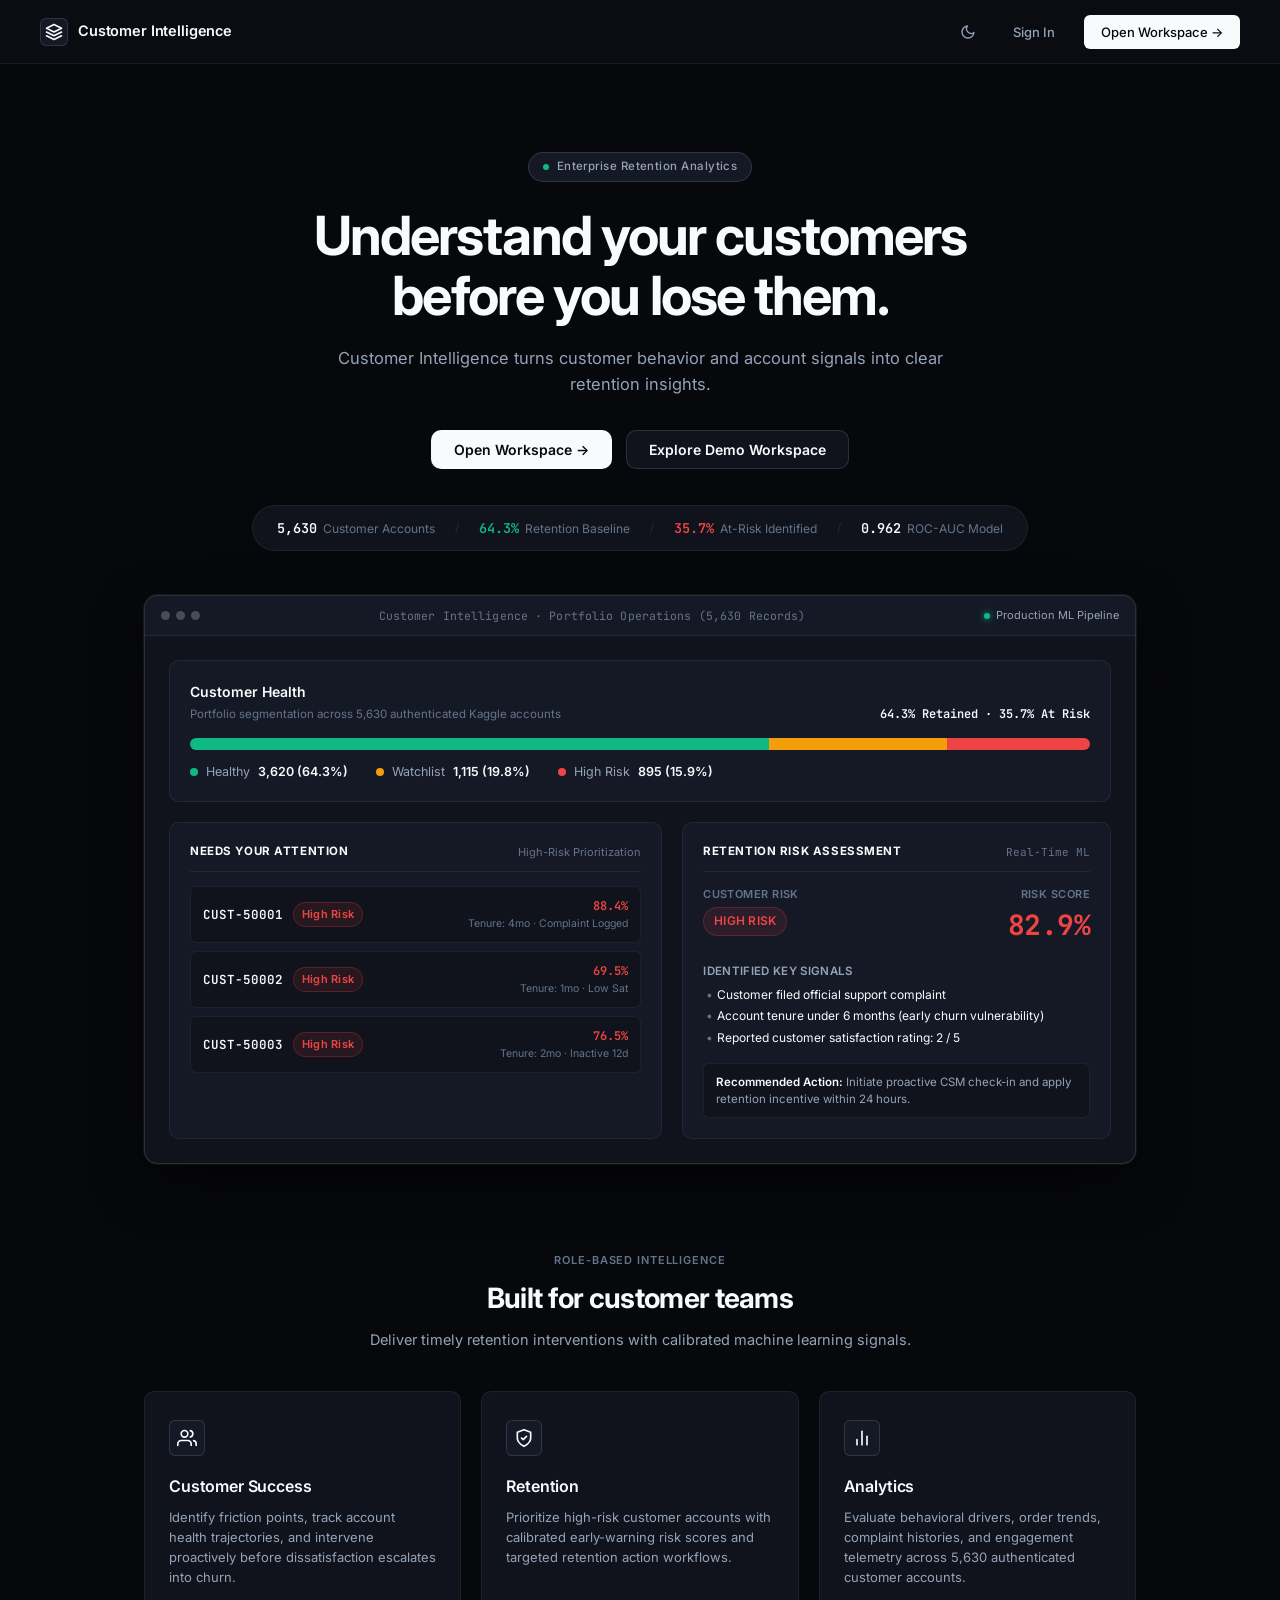
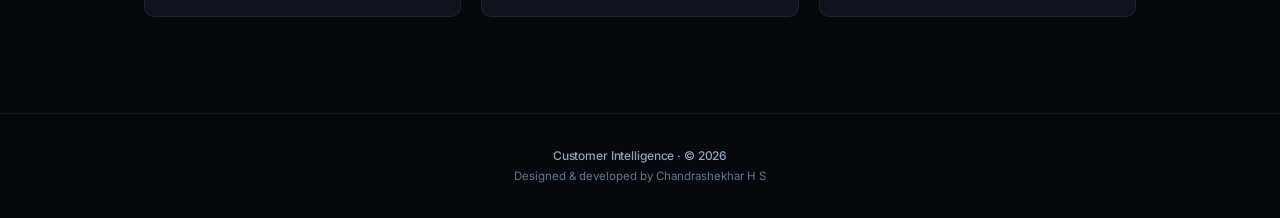
<file: frontend/index.html>
<!DOCTYPE html>
<html lang="en" data-theme="dark">
<head>
  <meta charset="UTF-8">
  <meta name="viewport" content="width=device-width, initial-scale=1.0">
  <title>Customer Intelligence | Enterprise Retention Analytics</title>
  <link rel="preconnect" href="https://fonts.googleapis.com">
  <link rel="preconnect" href="https://fonts.gstatic.com" crossorigin>
  <link href="https://fonts.googleapis.com/css2?family=Inter:wght@300;400;500;600;700&family=JetBrains+Mono:wght@400;500;600&display=swap" rel="stylesheet">
  <link rel="stylesheet" href="styles.css">
  <script src="assets/chart.min.js"></script>
</head>
<body>

  <!-- ============================================================
       1. PUBLIC LANDING PAGE (Entry Point)
       ============================================================ -->
  <div class="landing-page" id="landing-view">
    <!-- Landing Navigation -->
    <header class="landing-nav">
      <div class="landing-brand">
        <div class="brand-icon">
          <svg width="18" height="18" viewBox="0 0 24 24" fill="none" stroke="currentColor" stroke-width="2.2" stroke-linecap="round" stroke-linejoin="round">
            <polygon points="12 2 2 7 12 12 22 7 12 2"></polygon>
            <polyline points="2 17 12 22 22 17"></polyline>
            <polyline points="2 12 12 17 22 12"></polyline>
          </svg>
        </div>
        <span class="landing-title">Customer Intelligence</span>
      </div>
      <div class="landing-nav-actions">
        <button class="icon-btn theme-toggle-btn" id="landing-theme-btn" aria-label="Toggle Theme" title="Toggle Light/Dark Theme">
          <svg class="sun-icon" width="16" height="16" viewBox="0 0 24 24" fill="none" stroke="currentColor" stroke-width="2" stroke-linecap="round" stroke-linejoin="round"><circle cx="12" cy="12" r="5"></circle><line x1="12" y1="1" x2="12" y2="3"></line><line x1="12" y1="21" x2="12" y2="23"></line><line x1="4.22" y1="4.22" x2="5.64" y2="5.64"></line><line x1="18.36" y1="18.36" x2="19.78" y2="19.78"></line><line x1="1" y1="12" x2="3" y2="12"></line><line x1="21" y1="12" x2="23" y2="12"></line><line x1="4.22" y1="19.78" x2="5.64" y2="18.36"></line><line x1="18.36" y1="5.64" x2="19.78" y2="4.22"></line></svg>
          <svg class="moon-icon" width="16" height="16" viewBox="0 0 24 24" fill="none" stroke="currentColor" stroke-width="2" stroke-linecap="round" stroke-linejoin="round"><path d="M21 12.79A9 9 0 1 1 11.21 3 7 7 0 0 0 21 12.79z"></path></svg>
        </button>
        <button class="btn btn-ghost" id="landing-nav-signin">Sign In</button>
        <button class="btn btn-primary" id="landing-nav-workspace">Open Workspace &rarr;</button>
      </div>
    </header>

    <!-- Landing Main Content -->
    <main class="landing-content">
      <!-- Hero Section -->
      <section class="landing-hero">
        <div class="hero-kicker">
          <span class="kicker-dot"></span>
          Enterprise Retention Analytics
        </div>
        <h1 class="landing-hero-title">Understand your customers<br class="desktop-only" /> before you lose them.</h1>
        <p class="landing-hero-sub">Customer Intelligence turns customer behavior and account signals into clear retention insights.</p>
        <div class="landing-cta-row">
          <button class="btn btn-primary btn-lg" id="landing-hero-open">Open Workspace &rarr;</button>
          <button class="btn btn-secondary btn-lg" id="landing-hero-demo">Explore Demo Workspace</button>
        </div>

        <!-- Metric Proof Row -->
        <div class="hero-metrics-strip">
          <div class="hero-metric-cell">
            <span class="hero-metric-val font-mono">5,630</span>
            <span class="hero-metric-lbl">Customer Accounts</span>
          </div>
          <span class="hero-metric-sep">/</span>
          <div class="hero-metric-cell">
            <span class="hero-metric-val font-mono text-healthy">64.3%</span>
            <span class="hero-metric-lbl">Retention Baseline</span>
          </div>
          <span class="hero-metric-sep">/</span>
          <div class="hero-metric-cell">
            <span class="hero-metric-val font-mono text-hazard">35.7%</span>
            <span class="hero-metric-lbl">At-Risk Identified</span>
          </div>
          <span class="hero-metric-sep">/</span>
          <div class="hero-metric-cell">
            <span class="hero-metric-val font-mono">0.962</span>
            <span class="hero-metric-lbl">ROC-AUC Model</span>
          </div>
        </div>
      </section>

      <!-- Live Product Showcase Window (Figma/Linear Quality Component Preview) -->
      <section class="landing-preview-container">
        <div class="landing-preview-window">
          <!-- Window Header Chrome -->
          <div class="preview-window-chrome">
            <div class="window-controls">
              <span class="control-dot"></span>
              <span class="control-dot"></span>
              <span class="control-dot"></span>
            </div>
            <div class="window-title font-mono">Customer Intelligence · Portfolio Operations (5,630 Records)</div>
            <div class="window-status-pill">
              <span class="status-indicator-dot"></span>
              <span>Production ML Pipeline</span>
            </div>
          </div>

          <!-- Inside Workspace Component Showcase -->
          <div class="preview-window-body">
            <!-- Full Width Health Segment Bar -->
            <div class="preview-hero-section">
              <div class="preview-section-header">
                <div>
                  <span class="preview-section-title">Customer Health</span>
                  <span class="preview-section-sub">Portfolio segmentation across 5,630 authenticated Kaggle accounts</span>
                </div>
                <span class="font-mono preview-rate-tag">64.3% Retained · 35.7% At Risk</span>
              </div>

              <div class="health-segmented-bar" style="height: 12px; margin-bottom: 12px;">
                <div class="health-segment segment-healthy" style="width: 64.3%;" title="Healthy: 64.3%"></div>
                <div class="health-segment segment-watch" style="width: 19.8%;" title="Watchlist: 19.8%"></div>
                <div class="health-segment segment-risk" style="width: 15.9%;" title="High Risk: 15.9%"></div>
              </div>

              <div class="health-legend">
                <div class="legend-item"><span class="legend-dot dot-healthy"></span><span class="legend-name">Healthy</span> <span class="legend-value">3,620 (64.3%)</span></div>
                <div class="legend-item"><span class="legend-dot dot-watch"></span><span class="legend-name">Watchlist</span> <span class="legend-value">1,115 (19.8%)</span></div>
                <div class="legend-item"><span class="legend-dot dot-risk"></span><span class="legend-name">High Risk</span> <span class="legend-value">895 (15.9%)</span></div>
              </div>
            </div>

            <!-- Two Column Split Preview: Attention Queue + Live Evaluation -->
            <div class="preview-dual-grid">
              <!-- Left: Work Queue -->
              <div class="preview-card-box">
                <div class="preview-box-top">
                  <span class="preview-box-label">NEEDS YOUR ATTENTION</span>
                  <span class="preview-badge-sub">High-Risk Prioritization</span>
                </div>
                <div class="preview-queue-items">
                  <div class="preview-queue-row">
                    <div class="queue-row-left">
                      <span class="font-mono queue-id">CUST-50001</span>
                      <span class="badge-hazard">High Risk</span>
                    </div>
                    <div class="queue-row-right">
                      <span class="font-mono text-hazard queue-score">88.4%</span>
                      <span class="queue-sub">Tenure: 4mo · Complaint Logged</span>
                    </div>
                  </div>
                  <div class="preview-queue-row">
                    <div class="queue-row-left">
                      <span class="font-mono queue-id">CUST-50002</span>
                      <span class="badge-hazard">High Risk</span>
                    </div>
                    <div class="queue-row-right">
                      <span class="font-mono text-hazard queue-score">69.5%</span>
                      <span class="queue-sub">Tenure: 1mo · Low Sat</span>
                    </div>
                  </div>
                  <div class="preview-queue-row">
                    <div class="queue-row-left">
                      <span class="font-mono queue-id">CUST-50003</span>
                      <span class="badge-hazard">High Risk</span>
                    </div>
                    <div class="queue-row-right">
                      <span class="font-mono text-hazard queue-score">76.5%</span>
                      <span class="queue-sub">Tenure: 2mo · Inactive 12d</span>
                    </div>
                  </div>
                </div>
              </div>

              <!-- Right: Real-time Evaluation Card -->
              <div class="preview-card-box">
                <div class="preview-box-top">
                  <span class="preview-box-label">RETENTION RISK ASSESSMENT</span>
                  <span class="font-mono" style="font-size: 11px; color: var(--text-muted);">Real-Time ML</span>
                </div>

                <div class="preview-eval-hero">
                  <div class="eval-stat-col">
                    <span class="eval-stat-caption">Customer Risk</span>
                    <span class="badge-hazard" style="font-size: 12px; padding: 4px 10px; margin-top: 4px;">HIGH RISK</span>
                  </div>
                  <div class="eval-stat-col" style="text-align: right;">
                    <span class="eval-stat-caption">Risk Score</span>
                    <span class="font-mono text-hazard eval-hero-score">82.9%</span>
                  </div>
                </div>

                <div class="preview-signals-block">
                  <span class="preview-signals-heading">Identified Key Signals</span>
                  <ul class="preview-signals-list">
                    <li>Customer filed official support complaint</li>
                    <li>Account tenure under 6 months (early churn vulnerability)</li>
                    <li>Reported customer satisfaction rating: 2 / 5</li>
                  </ul>
                </div>

                <div class="preview-rec-box">
                  <span class="rec-lead">Recommended Action:</span> Initiate proactive CSM check-in and apply retention incentive within 24 hours.
                </div>
              </div>
            </div>
          </div>
        </div>
      </section>

      <!-- Built for Customer Teams Section -->
      <section class="landing-teams-section">
        <div class="section-kicker">ROLE-BASED INTELLIGENCE</div>
        <h2 class="section-headline">Built for customer teams</h2>
        <p class="section-subtext">Deliver timely retention interventions with calibrated machine learning signals.</p>
        
        <div class="teams-grid">
          <div class="team-card">
            <div class="team-icon">
              <svg width="20" height="20" viewBox="0 0 24 24" fill="none" stroke="currentColor" stroke-width="2" stroke-linecap="round" stroke-linejoin="round">
                <path d="M17 21v-2a4 4 0 0 0-4-4H5a4 4 0 0 0-4 4v2"></path>
                <circle cx="9" cy="7" r="4"></circle>
                <path d="M23 21v-2a4 4 0 0 0-3-3.87"></path>
                <path d="M16 3.13a4 4 0 0 1 0 7.75"></path>
              </svg>
            </div>
            <h3 class="team-card-title">Customer Success</h3>
            <p class="team-card-desc">Identify friction points, track account health trajectories, and intervene proactively before dissatisfaction escalates into churn.</p>
          </div>

          <div class="team-card">
            <div class="team-icon">
              <svg width="20" height="20" viewBox="0 0 24 24" fill="none" stroke="currentColor" stroke-width="2" stroke-linecap="round" stroke-linejoin="round">
                <path d="M12 22s8-4 8-10V5l-8-3-8 3v7c0 6 8 10 8 10z"></path>
                <polyline points="9 12 11 14 15 10"></polyline>
              </svg>
            </div>
            <h3 class="team-card-title">Retention</h3>
            <p class="team-card-desc">Prioritize high-risk customer accounts with calibrated early-warning risk scores and targeted retention action workflows.</p>
          </div>

          <div class="team-card">
            <div class="team-icon">
              <svg width="20" height="20" viewBox="0 0 24 24" fill="none" stroke="currentColor" stroke-width="2" stroke-linecap="round" stroke-linejoin="round">
                <line x1="18" y1="20" x2="18" y2="10"></line>
                <line x1="12" y1="20" x2="12" y2="4"></line>
                <line x1="6" y1="20" x2="6" y2="14"></line>
              </svg>
            </div>
            <h3 class="team-card-title">Analytics</h3>
            <p class="team-card-desc">Evaluate behavioral drivers, order trends, complaint histories, and engagement telemetry across 5,630 authenticated customer accounts.</p>
          </div>
        </div>
      </section>
    </main>

    <!-- Exact 2-Line Footer -->
    <footer class="app-site-footer">
      <div class="footer-line-1">Customer Intelligence · © 2026</div>
      <div class="footer-line-2">Designed &amp; developed by Chandrashekhar H S</div>
    </footer>
  </div>

  <!-- ============================================================
       2. AUTHENTICATION VIEW (Sign In / Create Company Account)
       ============================================================ -->
  <div class="auth-page" id="auth-view" style="display: none;">
    <header class="auth-topbar">
      <button class="btn btn-ghost btn-sm" id="auth-back-btn">
        <svg width="14" height="14" viewBox="0 0 24 24" fill="none" stroke="currentColor" stroke-width="2" stroke-linecap="round" stroke-linejoin="round"><line x1="19" y1="12" x2="5" y2="12"></line><polyline points="12 19 5 12 12 5"></polyline></svg>
        Back to Overview
      </button>
      <button class="icon-btn theme-toggle-btn" id="auth-theme-btn" aria-label="Toggle Theme" title="Toggle Light/Dark Theme">
        <svg class="sun-icon" width="16" height="16" viewBox="0 0 24 24" fill="none" stroke="currentColor" stroke-width="2" stroke-linecap="round" stroke-linejoin="round"><circle cx="12" cy="12" r="5"></circle><line x1="12" y1="1" x2="12" y2="3"></line><line x1="12" y1="21" x2="12" y2="23"></line><line x1="4.22" y1="4.22" x2="5.64" y2="5.64"></line><line x1="18.36" y1="18.36" x2="19.78" y2="19.78"></line><line x1="1" y1="12" x2="3" y2="12"></line><line x1="21" y1="12" x2="23" y2="12"></line><line x1="4.22" y1="19.78" x2="5.64" y2="18.36"></line><line x1="18.36" y1="5.64" x2="19.78" y2="4.22"></line></svg>
        <svg class="moon-icon" width="16" height="16" viewBox="0 0 24 24" fill="none" stroke="currentColor" stroke-width="2" stroke-linecap="round" stroke-linejoin="round"><path d="M21 12.79A9 9 0 1 1 11.21 3 7 7 0 0 0 21 12.79z"></path></svg>
      </button>
    </header>

    <div class="auth-card-wrapper">
      <div class="auth-card">
        <div class="auth-header">
          <div class="brand-icon" style="margin: 0 auto 12px; width: 36px; height: 36px;">
            <svg width="20" height="20" viewBox="0 0 24 24" fill="none" stroke="currentColor" stroke-width="2.2" stroke-linecap="round" stroke-linejoin="round">
              <polygon points="12 2 2 7 12 12 22 7 12 2"></polygon>
              <polyline points="2 17 12 22 22 17"></polyline>
              <polyline points="2 12 12 17 22 12"></polyline>
            </svg>
          </div>
          <h2 class="auth-title">Customer Intelligence</h2>
          <p class="auth-subtitle">Company Workspace Access</p>
        </div>

        <div class="auth-tabs">
          <button class="auth-tab active" id="tab-btn-signin" type="button">Sign In</button>
          <button class="auth-tab" id="tab-btn-create" type="button">Create Company Account</button>
        </div>

        <!-- Dynamic Auth Alert Banner (Errors / Success notifications) -->
        <div id="auth-alert-container" style="display: none;"></div>

        <!-- Saved Workspaces / Accounts on this Device -->
        <div id="saved-accounts-section" class="saved-accounts-section" style="display: none;">
          <div class="saved-accounts-header">
            <span class="saved-accounts-title">Saved on this device</span>
            <button type="button" class="saved-accounts-clear-btn" id="btn-clear-saved-accounts">Clear saved</button>
          </div>
          <div class="saved-accounts-list" id="saved-accounts-list">
            <!-- Rendered dynamically by app.js -->
          </div>
        </div>

        <!-- Sign In Form -->
        <form class="auth-form" id="form-signin" novalidate>
          <div class="form-field">
            <label for="signin-email">Work Email</label>
            <input type="email" id="signin-email" placeholder="name@company.com" autocomplete="email" required />
          </div>
          <div class="form-field">
            <div style="display: flex; justify-content: space-between; align-items: center;">
              <label for="signin-password">Password</label>
              <button type="button" class="form-link-btn" id="btn-auth-help">Demo credentials?</button>
            </div>
            <div class="password-input-wrap">
              <input type="password" id="signin-password" placeholder="Enter workspace password" autocomplete="current-password" required />
              <button type="button" class="password-toggle-btn" id="signin-password-toggle" aria-label="Toggle password visibility">
                <svg class="eye-open" width="15" height="15" viewBox="0 0 24 24" fill="none" stroke="currentColor" stroke-width="2" stroke-linecap="round" stroke-linejoin="round"><path d="M1 12s4-8 11-8 11 8 11 8-4 8-11 8-11-8-11-8z"></path><circle cx="12" cy="12" r="3"></circle></svg>
                <svg class="eye-closed" width="15" height="15" viewBox="0 0 24 24" fill="none" stroke="currentColor" stroke-width="2" stroke-linecap="round" stroke-linejoin="round" style="display: none;"><path d="M17.94 17.94A10.07 10.07 0 0 1 12 20c-7 0-11-8-11-8a18.45 18.45 0 0 1 5.06-5.94M9.9 4.24A9.12 9.12 0 0 1 12 4c7 0 11 8 11 8a18.5 18.5 0 0 1-2.16 3.19m-6.72-1.07a3 3 0 1 1-4.24-4.24"></path><line x1="1" y1="1" x2="23" y2="23"></line></svg>
              </button>
            </div>
          </div>
          
          <div class="form-options-row">
            <label class="form-checkbox-label">
              <input type="checkbox" id="signin-remember" checked />
              <span>Remember me on this browser</span>
            </label>
          </div>

          <button type="submit" class="btn btn-primary btn-block btn-lg" id="btn-signin-submit">Sign In to Workspace &rarr;</button>
          
          <div class="auth-divider">
            <span>or</span>
          </div>

          <button type="button" class="btn btn-secondary btn-block" id="btn-signin-demo">Continue with demo workspace</button>
        </form>

        <!-- Create Company Account Form -->
        <form class="auth-form" id="form-create" style="display: none;" novalidate>
          <div class="form-field">
            <label for="create-company">Company Name</label>
            <input type="text" id="create-company" placeholder="e.g. Acme Corporation" autocomplete="organization" required />
          </div>
          <div class="form-field">
            <label for="create-email">Work Email</label>
            <input type="email" id="create-email" placeholder="name@company.com" autocomplete="email" required />
          </div>
          <div class="form-field">
            <label for="create-role">Your Role / Department</label>
            <select id="create-role" required>
              <option value="Customer Success Lead" selected>Customer Success Lead</option>
              <option value="VP of Customer Retention">VP of Customer Retention</option>
              <option value="Retention Operations Manager">Retention Operations Manager</option>
              <option value="Senior Business Analyst">Senior Business Analyst</option>
              <option value="Executive / Leadership">Executive / Leadership</option>
            </select>
          </div>
          <div class="form-field">
            <label for="create-password">Password</label>
            <div class="password-input-wrap">
              <input type="password" id="create-password" placeholder="Create a password (min 6 characters)" autocomplete="new-password" required minlength="6" />
              <button type="button" class="password-toggle-btn" id="create-password-toggle" aria-label="Toggle password visibility">
                <svg class="eye-open" width="15" height="15" viewBox="0 0 24 24" fill="none" stroke="currentColor" stroke-width="2" stroke-linecap="round" stroke-linejoin="round"><path d="M1 12s4-8 11-8 11 8 11 8-4 8-11 8-11-8z"></path><circle cx="12" cy="12" r="3"></circle></svg>
                <svg class="eye-closed" width="15" height="15" viewBox="0 0 24 24" fill="none" stroke="currentColor" stroke-width="2" stroke-linecap="round" stroke-linejoin="round" style="display: none;"><path d="M17.94 17.94A10.07 10.07 0 0 1 12 20c-7 0-11-8-11-8a18.45 18.45 0 0 1 5.06-5.94M9.9 4.24A9.12 9.12 0 0 1 12 4c7 0 11 8 11 8a18.5 18.5 0 0 1-2.16 3.19m-6.72-1.07a3 3 0 1 1-4.24-4.24"></path><line x1="1" y1="1" x2="23" y2="23"></line></svg>
              </button>
            </div>
          </div>
          <div class="form-options-row">
            <label class="form-checkbox-label">
              <input type="checkbox" id="create-remember" checked />
              <span>Remember workspace on this device</span>
            </label>
          </div>
          <button type="submit" class="btn btn-primary btn-block btn-lg" id="btn-create-submit">Create Company Workspace &rarr;</button>
          
          <div class="auth-divider">
            <span>or</span>
          </div>

          <button type="button" class="btn btn-secondary btn-block" id="btn-create-demo">Continue with demo workspace</button>
        </form>

        <div class="auth-footer-note">
          Internal Enterprise Tool: Used by Customer Success, Retention, and Executive Operations.
        </div>
      </div>
    </div>

    <!-- Exact 2-Line Footer -->
    <footer class="app-site-footer">
      <div class="footer-line-1">Customer Intelligence · © 2026</div>
      <div class="footer-line-2">Designed &amp; developed by Chandrashekhar H S</div>
    </footer>
  </div>

  <!-- ============================================================
       3. COMPANY WORKSPACE (Internal Application Shell)
       ============================================================ -->
  <div class="app-shell" id="app-shell" style="display: none;">
    
    <!-- Mobile Top Navigation Header -->
    <header class="mobile-header">
      <div class="brand">
        <div class="brand-icon">
          <svg width="18" height="18" viewBox="0 0 24 24" fill="none" stroke="currentColor" stroke-width="2.2" stroke-linecap="round" stroke-linejoin="round">
            <polygon points="12 2 2 7 12 12 22 7 12 2"></polygon>
            <polyline points="2 17 12 22 22 17"></polyline>
            <polyline points="2 12 12 17 22 12"></polyline>
          </svg>
        </div>
        <div class="brand-text-col">
          <span class="mobile-company-title" id="mobile-company-title">DEMO COMPANY</span>
          <span class="mobile-brand-sub">Customer Intelligence</span>
        </div>
      </div>
      <div class="mobile-actions">
        <button class="icon-btn theme-toggle-btn" id="mobile-theme-btn" aria-label="Toggle theme" title="Toggle Light/Dark Theme">
          <svg class="sun-icon" width="18" height="18" viewBox="0 0 24 24" fill="none" stroke="currentColor" stroke-width="2" stroke-linecap="round" stroke-linejoin="round"><circle cx="12" cy="12" r="5"></circle><line x1="12" y1="1" x2="12" y2="3"></line><line x1="12" y1="21" x2="12" y2="23"></line><line x1="4.22" y1="4.22" x2="5.64" y2="5.64"></line><line x1="18.36" y1="18.36" x2="19.78" y2="19.78"></line><line x1="1" y1="12" x2="3" y2="12"></line><line x1="21" y1="12" x2="23" y2="12"></line><line x1="4.22" y1="19.78" x2="5.64" y2="18.36"></line><line x1="18.36" y1="5.64" x2="19.78" y2="4.22"></line></svg>
          <svg class="moon-icon" width="18" height="18" viewBox="0 0 24 24" fill="none" stroke="currentColor" stroke-width="2" stroke-linecap="round" stroke-linejoin="round"><path d="M21 12.79A9 9 0 1 1 11.21 3 7 7 0 0 0 21 12.79z"></path></svg>
        </button>
        <button class="icon-btn" id="mobile-menu-btn" aria-label="Open navigation menu">
          <svg width="20" height="20" viewBox="0 0 24 24" fill="none" stroke="currentColor" stroke-width="2" stroke-linecap="round" stroke-linejoin="round">
            <line x1="3" y1="12" x2="21" y2="12"></line>
            <line x1="3" y1="6" x2="21" y2="6"></line>
            <line x1="3" y1="18" x2="21" y2="18"></line>
          </svg>
        </button>
      </div>
    </header>

    <!-- Sidebar Backdrop (for Mobile) -->
    <div class="sidebar-backdrop" id="sidebar-backdrop"></div>

    <!-- Application Sidebar -->
    <aside class="app-sidebar" id="app-sidebar">
      <div class="sidebar-header">
        <a href="#overview" class="brand" id="brand-link">
          <div class="brand-icon">
            <svg width="18" height="18" viewBox="0 0 24 24" fill="none" stroke="currentColor" stroke-width="2.2" stroke-linecap="round" stroke-linejoin="round">
              <polygon points="12 2 2 7 12 12 22 7 12 2"></polygon>
              <polyline points="2 17 12 22 22 17"></polyline>
              <polyline points="2 12 12 17 22 12"></polyline>
            </svg>
          </div>
          <div class="brand-meta">
            <span class="company-badge" id="sidebar-company-name">DEMO COMPANY</span>
            <span class="brand-title">Customer Intelligence</span>
          </div>
        </a>
        <button class="icon-btn desktop-collapse-btn" id="sidebar-collapse-btn" aria-label="Toggle sidebar" title="Collapse sidebar">
          <svg width="16" height="16" viewBox="0 0 24 24" fill="none" stroke="currentColor" stroke-width="2" stroke-linecap="round" stroke-linejoin="round">
            <polyline points="15 18 9 12 15 6"></polyline>
          </svg>
        </button>
      </div>

      <!-- Core 5 Views Navigation -->
      <nav class="sidebar-nav">
        <button class="nav-btn active" data-view="overview" id="nav-overview">
          <span class="nav-icon">
            <svg width="18" height="18" viewBox="0 0 24 24" fill="none" stroke="currentColor" stroke-width="2" stroke-linecap="round" stroke-linejoin="round">
              <path d="M3 9l9-7 9 7v11a2 2 0 0 1-2 2H5a2 2 0 0 1-2-2z"></path>
              <polyline points="9 22 9 12 15 12 15 22"></polyline>
            </svg>
          </span>
          <span class="nav-label">Overview</span>
        </button>

        <button class="nav-btn" data-view="customers" id="nav-customers">
          <span class="nav-icon">
            <svg width="18" height="18" viewBox="0 0 24 24" fill="none" stroke="currentColor" stroke-width="2" stroke-linecap="round" stroke-linejoin="round">
              <path d="M17 21v-2a4 4 0 0 0-4-4H5a4 4 0 0 0-4 4v2"></path>
              <circle cx="9" cy="7" r="4"></circle>
              <path d="M23 21v-2a4 4 0 0 0-3-3.87"></path>
              <path d="M16 3.13a4 4 0 0 1 0 7.75"></path>
            </svg>
          </span>
          <span class="nav-label">Customers</span>
          <span class="nav-badge" id="nav-customers-count">5,630</span>
        </button>

        <button class="nav-btn" data-view="assess" id="nav-assess">
          <span class="nav-icon">
            <svg width="18" height="18" viewBox="0 0 24 24" fill="none" stroke="currentColor" stroke-width="2" stroke-linecap="round" stroke-linejoin="round">
              <path d="M12 22s8-4 8-10V5l-8-3-8 3v7c0 6 8 10 8 10z"></path>
              <polyline points="9 12 11 14 15 10"></polyline>
            </svg>
          </span>
          <span class="nav-label">Assess</span>
        </button>

        <button class="nav-btn" data-view="insights" id="nav-insights">
          <span class="nav-icon">
            <svg width="18" height="18" viewBox="0 0 24 24" fill="none" stroke="currentColor" stroke-width="2" stroke-linecap="round" stroke-linejoin="round">
              <line x1="18" y1="20" x2="18" y2="10"></line>
              <line x1="12" y1="20" x2="12" y2="4"></line>
              <line x1="6" y1="20" x2="6" y2="14"></line>
            </svg>
          </span>
          <span class="nav-label">Insights</span>
        </button>

        <button class="nav-btn" data-view="system" id="nav-system">
          <span class="nav-icon">
            <svg width="18" height="18" viewBox="0 0 24 24" fill="none" stroke="currentColor" stroke-width="2" stroke-linecap="round" stroke-linejoin="round">
              <rect x="2" y="2" width="20" height="8" rx="2" ry="2"></rect>
              <rect x="2" y="14" width="20" height="8" rx="2" ry="2"></rect>
              <line x1="6" y1="6" x2="6.01" y2="6"></line>
              <line x1="6" y1="18" x2="6.01" y2="18"></line>
            </svg>
          </span>
          <span class="nav-label">System</span>
        </button>
      </nav>

      <!-- Sidebar Footer: User Identity & Theme Toggle -->
      <div class="sidebar-footer">
        <div class="sidebar-user-block">
          <div class="user-avatar" id="sidebar-user-avatar">DC</div>
          <div class="user-details">
            <span class="user-name" id="sidebar-user-name">Demo Workspace</span>
            <span class="user-role" id="sidebar-user-role">analyst@company.com</span>
          </div>
          <button class="icon-btn signout-btn" id="sidebar-signout-btn" title="Sign Out / Switch Workspace">
            <svg width="15" height="15" viewBox="0 0 24 24" fill="none" stroke="currentColor" stroke-width="2" stroke-linecap="round" stroke-linejoin="round"><path d="M9 21H5a2 2 0 0 1-2-2V5a2 2 0 0 1 2-2h4"></path><polyline points="16 17 21 12 16 7"></polyline><line x1="21" y1="12" x2="9" y2="12"></line></svg>
          </button>
        </div>

        <div class="sidebar-footer-row">
          <div class="api-status-indicator" id="sidebar-status-indicator" title="Service health">
            <span class="status-dot"></span>
            <span class="status-text">API Operational</span>
          </div>

          <button class="theme-toggle-btn" id="desktop-theme-btn" aria-label="Toggle Light/Dark theme">
            <svg class="sun-icon" width="16" height="16" viewBox="0 0 24 24" fill="none" stroke="currentColor" stroke-width="2" stroke-linecap="round" stroke-linejoin="round"><circle cx="12" cy="12" r="5"></circle><line x1="12" y1="1" x2="12" y2="3"></line><line x1="12" y1="21" x2="12" y2="23"></line><line x1="4.22" y1="4.22" x2="5.64" y2="5.64"></line><line x1="18.36" y1="18.36" x2="19.78" y2="19.78"></line><line x1="1" y1="12" x2="3" y2="12"></line><line x1="21" y1="12" x2="23" y2="12"></line><line x1="4.22" y1="19.78" x2="5.64" y2="18.36"></line><line x1="18.36" y1="5.64" x2="19.78" y2="4.22"></line></svg>
            <svg class="moon-icon" width="16" height="16" viewBox="0 0 24 24" fill="none" stroke="currentColor" stroke-width="2" stroke-linecap="round" stroke-linejoin="round"><path d="M21 12.79A9 9 0 1 1 11.21 3 7 7 0 0 0 21 12.79z"></path></svg>
          </button>
        </div>
      </div>
    </aside>

    <!-- Main Application Canvas -->
    <main class="app-main" id="app-main">
      
      <!-- Top Workspace Bar -->
      <header class="workspace-topbar">
        <div class="topbar-search-wrapper">
          <svg class="search-icon" width="16" height="16" viewBox="0 0 24 24" fill="none" stroke="currentColor" stroke-width="2" stroke-linecap="round" stroke-linejoin="round">
            <circle cx="11" cy="11" r="8"></circle>
            <line x1="21" y1="21" x2="16.65" y2="16.65"></line>
          </svg>
          <input type="text" class="topbar-search-input" id="global-search-input" placeholder="Search customer (e.g. CUST-50001)..." autocomplete="off" />
          <kbd class="shortcut-hint">/</kbd>
        </div>

        <div class="topbar-actions">
          <button class="btn btn-secondary btn-sm" id="topbar-assess-btn">
            <svg width="14" height="14" viewBox="0 0 24 24" fill="none" stroke="currentColor" stroke-width="2" stroke-linecap="round" stroke-linejoin="round">
              <line x1="12" y1="5" x2="12" y2="19"></line>
              <line x1="5" y1="12" x2="19" y2="12"></line>
            </svg>
            Assess Customer
          </button>
        </div>
      </header>

      <!-- View Containers -->
      <div class="workspace-content">
        
        <!-- ============================================================
             VIEW 1: OVERVIEW (Working Environment)
             ============================================================ -->
        <section class="app-view active" id="view-overview">
          <div class="workspace-header">
            <h1 class="page-title">Customer Intelligence</h1>
            <p class="page-subtitle">Understand your customer base and act on the accounts that need attention.</p>
            
            <div class="workspace-macro-strip">
              <div class="macro-stat">
                <span class="macro-number" id="overview-total-count">5,630</span>
                <span class="macro-label">customers</span>
              </div>
              <span class="macro-divider">·</span>
              <div class="macro-stat">
                <span class="macro-number text-healthy" id="overview-retention-rate">64.3%</span>
                <span class="macro-label">retention</span>
              </div>
              <span class="macro-divider">·</span>
              <div class="macro-stat">
                <span class="macro-number text-hazard" id="overview-atrisk-rate">35.7%</span>
                <span class="macro-label">at risk</span>
              </div>
            </div>
          </div>

          <!-- Section 1: Customer Health -->
          <div class="workspace-section">
            <div class="section-header">
              <div>
                <h2 class="section-title">CUSTOMER HEALTH</h2>
                <span class="section-note">Segmented customer portfolio breakdown</span>
              </div>
            </div>

            <div class="health-bar-container">
              <div class="health-segmented-bar" id="health-segmented-bar">
                <div class="health-segment segment-healthy" id="bar-healthy" style="width: 64.3%;" title="Healthy: 64.3%"></div>
                <div class="health-segment segment-watch" id="bar-watch" style="width: 19.8%;" title="Watchlist: 19.8%"></div>
                <div class="health-segment segment-risk" id="bar-risk" style="width: 15.9%;" title="High Risk: 15.9%"></div>
              </div>
              
              <div class="health-legend">
                <div class="legend-item">
                  <span class="legend-dot dot-healthy"></span>
                  <span class="legend-name">Healthy</span>
                  <span class="legend-value font-mono" id="legend-healthy-val">3,620 (64.3%)</span>
                </div>
                <div class="legend-item">
                  <span class="legend-dot dot-watch"></span>
                  <span class="legend-name">Watchlist</span>
                  <span class="legend-value font-mono" id="legend-watch-val">1,115 (19.8%)</span>
                </div>
                <div class="legend-item">
                  <span class="legend-dot dot-risk"></span>
                  <span class="legend-name">High Risk</span>
                  <span class="legend-value font-mono" id="legend-risk-val">895 (15.9%)</span>
                </div>
              </div>
            </div>
          </div>

          <!-- Section 2: Needs Your Attention -->
          <div class="workspace-section">
            <div class="section-header">
              <div>
                <h2 class="section-title">NEEDS YOUR ATTENTION</h2>
                <span class="section-note">High-risk customer accounts requiring team intervention</span>
              </div>
            </div>

            <div class="attention-list" id="attention-list">
              <div class="loading-placeholder">Loading prioritized accounts...</div>
            </div>

            <div style="margin-top: 14px;">
              <button class="btn btn-secondary" id="overview-view-all-btn">View all customers &rarr;</button>
            </div>
          </div>

          <!-- Section 3: Quick Action -->
          <div class="workspace-section">
            <div class="section-header">
              <h2 class="section-title">QUICK ACTION</h2>
            </div>
            <div class="quick-action-strip">
              <div class="action-strip-content">
                <div class="action-strip-title">Assess a Customer</div>
                <div class="action-strip-desc">Evaluate customer behavior and account signals to understand retention risk.</div>
              </div>
              <button class="btn btn-primary" id="overview-assess-cta-btn">
                Assess a Customer &rarr;
              </button>
            </div>
          </div>

          <!-- Exact 2-Line Footer inside Overview workspace -->
          <footer class="app-site-footer workspace-footer">
            <div class="footer-line-1">Customer Intelligence · © 2026</div>
            <div class="footer-line-2">Designed &amp; developed by Chandrashekhar H S</div>
          </footer>
        </section>

        <!-- ============================================================
             VIEW 2: CUSTOMERS DIRECTORY (5,630 Records)
             ============================================================ -->
        <section class="app-view" id="view-customers">
          <div class="workspace-header">
            <div class="workspace-header-row">
              <div>
                <h1 class="page-title">Customers</h1>
                <p class="page-subtitle">Directory of 5,630 authentic customer accounts with real-time ML churn risk, behavioral signals, and account prioritization.</p>
              </div>
              <div class="header-actions">
                <button class="btn btn-secondary btn-sm" id="btn-export-customers">
                  <svg width="14" height="14" viewBox="0 0 24 24" fill="none" stroke="currentColor" stroke-width="2" stroke-linecap="round" stroke-linejoin="round"><path d="M21 15v4a2 2 0 0 1-2 2H5a2 2 0 0 1-2-2v-4"></path><polyline points="7 10 12 15 17 10"></polyline><line x1="12" y1="15" x2="12" y2="3"></line></svg>
                  Export CSV
                </button>
              </div>
            </div>
          </div>

          <!-- Priority Group Quick Filters -->
          <div class="priority-pills-bar" id="priority-pills-bar">
            <button class="priority-pill active" data-risk="all">
              <span class="pill-dot dot-all"></span>
              All Accounts
              <span class="pill-count" id="pill-count-all">5,630</span>
            </button>
            <button class="priority-pill" data-risk="critical">
              <span class="pill-dot dot-critical"></span>
              Critical
              <span class="pill-count" id="pill-count-critical">899</span>
            </button>
            <button class="priority-pill" data-risk="high">
              <span class="pill-dot dot-high"></span>
              High Risk
              <span class="pill-count" id="pill-count-high">72</span>
            </button>
            <button class="priority-pill" data-risk="watch">
              <span class="pill-dot dot-watch"></span>
              Watch
              <span class="pill-count" id="pill-count-watch">185</span>
            </button>
            <button class="priority-pill" data-risk="healthy">
              <span class="pill-dot dot-healthy"></span>
              Healthy
              <span class="pill-count" id="pill-count-healthy">4,474</span>
            </button>
          </div>

          <!-- Filtering & Search Toolbar -->
          <div class="customers-toolbar">
            <div class="search-box">
              <svg width="15" height="15" viewBox="0 0 24 24" fill="none" stroke="currentColor" stroke-width="2" stroke-linecap="round" stroke-linejoin="round">
                <circle cx="11" cy="11" r="8"></circle>
                <line x1="21" y1="21" x2="16.65" y2="16.65"></line>
              </svg>
              <input type="text" id="customers-search-input" placeholder="Search by ID, merchandise category, or payment mode..." autocomplete="off" />
            </div>

            <!-- Mobile Filters Toggle Button -->
            <button class="btn btn-secondary btn-sm mobile-filter-toggle-btn" id="mobile-filter-open-btn" type="button">
              <svg width="14" height="14" viewBox="0 0 24 24" fill="none" stroke="currentColor" stroke-width="2" stroke-linecap="round" stroke-linejoin="round"><line x1="4" y1="21" x2="4" y2="14"></line><line x1="4" y1="10" x2="4" y2="3"></line><line x1="12" y1="21" x2="12" y2="12"></line><line x1="12" y1="8" x2="12" y2="3"></line><line x1="20" y1="21" x2="20" y2="16"></line><line x1="20" y1="12" x2="20" y2="3"></line><line x1="1" y1="14" x2="7" y2="14"></line><line x1="9" y1="8" x2="15" y2="8"></line><line x1="17" y1="16" x2="23" y2="16"></line></svg>
              Filters <span id="mobile-filter-badge" class="filter-badge" style="display:none;">0</span>
            </button>

            <div class="filter-controls desktop-filter-controls">
              <select id="filter-risk" class="select-filter" aria-label="Filter by Risk Tier">
                <option value="all">All Priorities</option>
                <option value="critical">Critical</option>
                <option value="high">High Risk</option>
                <option value="watch">Watch</option>
                <option value="healthy">Healthy</option>
              </select>

              <select id="filter-order-cat" class="select-filter" aria-label="Filter by Preferred Category">
                <option value="all">All Categories</option>
                <option value="Laptop & Accessory">Laptop &amp; Accessory</option>
                <option value="Mobile Phone">Mobile Phone</option>
                <option value="Fashion">Fashion</option>
                <option value="Grocery">Grocery</option>
                <option value="Others">Others</option>
              </select>

              <select id="filter-payment" class="select-filter" aria-label="Filter by Payment Method">
                <option value="all">All Payments</option>
                <option value="Debit Card">Debit Card</option>
                <option value="Credit Card">Credit Card</option>
                <option value="E wallet">E-Wallet</option>
                <option value="UPI">UPI</option>
                <option value="Cash on Delivery">Cash on Delivery</option>
              </select>

              <select id="filter-tenure" class="select-filter" aria-label="Filter by Tenure Range">
                <option value="all">All Tenures</option>
                <option value="0-6">0–6 months</option>
                <option value="6-12">6–12 months</option>
                <option value="12-24">12–24 months</option>
                <option value="24+">24+ months</option>
              </select>

              <select id="filter-spend" class="select-filter" aria-label="Filter by Spend / Cashback">
                <option value="all">All Spend</option>
                <option value="<120">&lt; $120</option>
                <option value="120-160">$120 – $160</option>
                <option value="160-200">$160 – $200</option>
                <option value="200+">$200+</option>
              </select>

              <select id="filter-complain" class="select-filter" aria-label="Filter by Support & Complaints">
                <option value="all">All Support</option>
                <option value="1">Complaint Filed</option>
                <option value="0">No Complaints</option>
                <option value="low-sat">Low CSAT (&le; 2)</option>
              </select>

              <select id="sort-by-select" class="select-filter select-sort" aria-label="Sort Customers">
                <option value="risk_desc">Sort: Highest Risk</option>
                <option value="risk_asc">Sort: Lowest Risk</option>
                <option value="spend_desc">Sort: Highest Spend</option>
                <option value="tenure_desc">Sort: Longest Tenure</option>
                <option value="recent_asc">Sort: Most Recent Order</option>
                <option value="orders_desc">Sort: Most Orders</option>
                <option value="complain_desc">Sort: Complaints First</option>
              </select>

              <button class="btn btn-ghost btn-sm" id="clear-filters-btn">Reset</button>
            </div>
          </div>

          <!-- Table Meta & Pagination Top Bar -->
          <div class="table-meta-bar">
            <span id="table-count-label" class="font-mono">Showing 1–25 of 5,630 customers</span>
            <div class="table-meta-right">
              <span class="compare-hint-text desktop-only">Select up to 3 accounts to compare</span>
              <div class="table-limit-select">
                <span>Rows:</span>
                <select id="table-limit" aria-label="Rows per page">
                  <option value="25" selected>25</option>
                  <option value="50">50</option>
                  <option value="100">100</option>
                </select>
              </div>
            </div>
          </div>

          <!-- Desktop Table Layout -->
          <div class="table-container">
            <table class="data-table" id="customers-table">
              <thead>
                <tr>
                  <th class="th-checkbox">
                    <input type="checkbox" id="table-select-all-cb" aria-label="Select all on page for comparison" title="Select for comparison" />
                  </th>
                  <th>Customer ID</th>
                  <th>Priority Tier</th>
                  <th>Risk Probability</th>
                  <th>Category</th>
                  <th>Payment Mode</th>
                  <th>Tenure</th>
                  <th>Spend / mo</th>
                  <th>Key Behavioral Signal</th>
                  <th>Action</th>
                </tr>
              </thead>
              <tbody id="customers-table-body">
                <tr>
                  <td colspan="10" class="table-loading">Loading Kaggle customer records...</td>
                </tr>
              </tbody>
            </table>
          </div>

          <!-- Mobile Cards Layout -->
          <div class="mobile-customers-list" id="mobile-customers-list"></div>

          <!-- Bottom Pagination Controls -->
          <div class="pagination-bar">
            <div class="pagination-info font-mono">
              Page <span id="current-page-num">1</span> of <span id="total-pages-num">226</span>
            </div>
            <div class="pagination-actions">
              <button class="btn btn-secondary btn-sm" id="pagination-prev-btn" disabled>&larr; Previous</button>
              <button class="btn btn-secondary btn-sm" id="pagination-next-btn">Next &rarr;</button>
            </div>
          </div>

          <!-- Exact 2-Line Footer -->
          <footer class="app-site-footer workspace-footer">
            <div class="footer-line-1">Customer Intelligence · © 2026</div>
            <div class="footer-line-2">Designed &amp; developed by Chandrashekhar H S</div>
          </footer>
        </section>

        <!-- ============================================================
             VIEW 3: ASSESS CUSTOMER (Single & Batch Assessment)
             ============================================================ -->
        <section class="app-view" id="view-assess">
          <div class="workspace-header">
            <h1 class="page-title">Assess Customer</h1>
            <p class="page-subtitle">Evaluate customer behavior and account telemetry using the production ML pipeline with explainable risk drivers.</p>
          </div>

          <!-- Workflow Mode Switcher -->
          <div class="assess-mode-bar">
            <button type="button" class="assess-mode-tab active" id="tab-assess-single">
              <svg width="15" height="15" viewBox="0 0 24 24" fill="none" stroke="currentColor" stroke-width="2" stroke-linecap="round" stroke-linejoin="round"><path d="M20 21v-2a4 4 0 0 0-4-4H8a4 4 0 0 0-4 4v2"></path><circle cx="12" cy="7" r="4"></circle></svg>
              Single Customer Assessment
            </button>
            <button type="button" class="assess-mode-tab" id="tab-assess-batch">
              <svg width="15" height="15" viewBox="0 0 24 24" fill="none" stroke="currentColor" stroke-width="2" stroke-linecap="round" stroke-linejoin="round"><path d="M14 2H6a2 2 0 0 0-2 2v16a2 2 0 0 0 2 2h12a2 2 0 0 0 2-2V8z"></path><polyline points="14 2 14 8 20 8"></polyline><line x1="16" y1="13" x2="8" y2="13"></line><line x1="16" y1="17" x2="8" y2="17"></line><polyline points="10 9 9 9 8 9"></polyline></svg>
              Batch CSV Assessment
            </button>
          </div>

          <!-- WORKFLOW A: SINGLE CUSTOMER ASSESSMENT -->
          <div class="assess-single-view" id="assess-single-container">
            <!-- Rapid Persona Preset Chips -->
            <div class="presets-container">
              <span class="presets-label">Quick Scenarios:</span>
              <div class="presets-chips">
                <button type="button" class="chip-btn" id="preset-loyal">Loyal Account</button>
                <button type="button" class="chip-btn" id="preset-atrisk">At-Risk Account</button>
                <button type="button" class="chip-btn" id="preset-hazard">Critical Hazard</button>
                <button type="button" class="chip-btn chip-reset" id="preset-reset">Reset Form</button>
              </div>
            </div>

            <div class="assess-workspace-grid">
              <!-- Employee Input Form -->
              <form class="assess-form" id="assess-form" novalidate>
                <!-- Group 1: Customer Profile -->
                <div class="form-group-section">
                  <h3 class="form-section-title">Customer Profile</h3>
                  <div class="form-row">
                    <div class="form-field">
                      <label for="input-tenure">Account Tenure (Months)</label>
                      <input type="number" id="input-tenure" name="tenure" min="0" max="100" value="12" required />
                    </div>
                    <div class="form-field">
                      <label for="input-city">City Tier</label>
                      <select id="input-city" name="city_tier" required>
                        <option value="1" selected>Tier 1 (Metro)</option>
                        <option value="2">Tier 2</option>
                        <option value="3">Tier 3</option>
                      </select>
                    </div>
                    <div class="form-field">
                      <label for="input-warehouse">Warehouse Distance (km)</label>
                      <input type="number" id="input-warehouse" name="warehouse_to_home" min="1" max="120" value="12" required />
                    </div>
                  </div>

                  <div class="form-row">
                    <div class="form-field">
                      <label for="input-address">Addresses on File</label>
                      <input type="number" id="input-address" name="number_of_address" min="1" max="25" value="4" required />
                    </div>
                    <div class="form-field">
                      <label for="input-gender">Gender</label>
                      <select id="input-gender" name="gender" required>
                        <option value="Female">Female</option>
                        <option value="Male" selected>Male</option>
                      </select>
                    </div>
                    <div class="form-field">
                      <label for="input-marital">Marital Status</label>
                      <select id="input-marital" name="marital_status" required>
                        <option value="Single">Single</option>
                        <option value="Married" selected>Married</option>
                        <option value="Divorced">Divorced</option>
                      </select>
                    </div>
                  </div>
                </div>

                <!-- Group 2: Financial -->
                <div class="form-group-section">
                  <h3 class="form-section-title">Financial &amp; Orders</h3>
                  <div class="form-row">
                    <div class="form-field">
                      <label for="input-order-cat">Preferred Order Category</label>
                      <select id="input-order-cat" name="preferred_order_cat" required>
                        <option value="Laptop & Accessory" selected>Laptop &amp; Accessory</option>
                        <option value="Mobile Phone">Mobile Phone</option>
                        <option value="Fashion">Fashion</option>
                        <option value="Grocery">Grocery</option>
                        <option value="Others">Others</option>
                      </select>
                    </div>
                    <div class="form-field">
                      <label for="input-payment">Preferred Payment Method</label>
                      <select id="input-payment" name="preferred_payment_mode" required>
                        <option value="Debit Card" selected>Debit Card</option>
                        <option value="Credit Card">Credit Card</option>
                        <option value="E wallet">E-Wallet</option>
                        <option value="UPI">UPI</option>
                        <option value="Cash on Delivery">Cash on Delivery</option>
                      </select>
                    </div>
                    <div class="form-field">
                      <label for="input-cashback">Monthly Cashback ($)</label>
                      <input type="number" id="input-cashback" name="cashback_amount" min="0" max="1000" step="1" value="180" required />
                    </div>
                  </div>

                  <div class="form-row">
                    <div class="form-field">
                      <label for="input-orders">Total Lifetime Orders</label>
                      <input type="number" id="input-orders" name="order_count" min="1" max="50" value="4" required />
                    </div>
                    <div class="form-field">
                      <label for="input-hike">Order Growth Hike (YoY %)</label>
                      <input type="number" id="input-hike" name="order_amount_hike_from_last_year" min="0" max="100" value="14" required />
                    </div>
                    <div class="form-field">
                      <label for="input-coupons">Coupons Redeemed</label>
                      <input type="number" id="input-coupons" name="coupon_used" min="0" max="30" value="2" required />
                    </div>
                  </div>
                </div>

                <!-- Group 3: Engagement & Support -->
                <div class="form-group-section">
                  <h3 class="form-section-title">App Telemetry &amp; Support</h3>
                  <div class="form-row">
                    <div class="form-field">
                      <label for="input-days-since">Days Since Last Order</label>
                      <input type="number" id="input-days-since" name="day_since_last_order" min="0" max="60" value="3" required />
                    </div>
                    <div class="form-field">
                      <label for="input-hours">Daily Hours on App</label>
                      <input type="number" id="input-hours" name="hour_spend_on_app" step="0.5" min="0" max="10" value="3.0" required />
                    </div>
                    <div class="form-field">
                      <label for="input-device-type">Login Device</label>
                      <select id="input-device-type" name="preferred_login_device" required>
                        <option value="Mobile Phone" selected>Mobile Phone</option>
                        <option value="Computer">Computer</option>
                      </select>
                    </div>
                  </div>

                  <div class="form-row">
                    <div class="form-field">
                      <label for="input-devices">Devices Registered</label>
                      <input type="number" id="input-devices" name="number_of_device_registered" min="1" max="6" value="3" required />
                    </div>
                    <div class="form-field">
                      <label for="input-sat">Satisfaction Score (1–5)</label>
                      <select id="input-sat" name="satisfaction_score" required>
                        <option value="1">1 - Very Dissatisfied</option>
                        <option value="2">2 - Dissatisfied</option>
                        <option value="3">3 - Neutral</option>
                        <option value="4" selected>4 - Satisfied</option>
                        <option value="5">5 - Highly Satisfied</option>
                      </select>
                    </div>
                    <div class="form-field">
                      <label for="input-complain">Official Complaint Logged</label>
                      <select id="input-complain" name="complain" required>
                        <option value="0" selected>No Complaint Logged</option>
                        <option value="1">Complaint Logged</option>
                      </select>
                    </div>
                  </div>
                </div>

                <!-- Form Action -->
                <div class="form-actions">
                  <button type="submit" class="btn btn-primary btn-block btn-lg" id="btn-run-prediction">
                    Assess Customer &rarr;
                  </button>
                </div>
              </form>

              <!-- Real-Time Evaluation Result Panel -->
              <div class="assess-result-panel" id="assess-result-panel">
                <!-- State A: Placeholder -->
                <div class="result-placeholder" id="result-placeholder">
                  <svg width="36" height="36" viewBox="0 0 24 24" fill="none" stroke="currentColor" stroke-width="1.6" stroke-linecap="round" stroke-linejoin="round">
                    <circle cx="12" cy="12" r="10"></circle>
                    <line x1="12" y1="16" x2="12" y2="12"></line>
                    <line x1="12" y1="8" x2="12.01" y2="8"></line>
                  </svg>
                  <div class="placeholder-title">Awaiting Customer Parameters</div>
                  <p class="placeholder-desc">Complete the fields or choose a quick scenario above, then click Assess Customer.</p>
                </div>

                <!-- State B: Evaluating Indicator -->
                <div class="result-loading" id="result-loading" style="display: none;">
                  <div class="spinner"></div>
                  <span>Evaluating real ML pipeline &amp; tree explainability...</span>
                </div>

                <!-- State C: Result Card with Explainable Risk -->
                <div class="result-content" id="result-content" style="display: none;">
                  <div class="result-badge-row">
                    <div>
                      <span class="result-kicker">Current Risk Assessment</span>
                      <span class="result-badge badge-hazard" id="result-risk-badge">HIGH RISK</span>
                    </div>
                    <span class="result-inference-tag font-mono" id="result-latency-tag">14ms latency</span>
                  </div>

                  <div class="result-hero-scores">
                    <div class="result-score-block">
                      <span class="score-label">Churn Probability</span>
                      <span class="score-value font-mono text-hazard" id="result-risk-score">82.9%</span>
                    </div>
                    <div class="result-score-block">
                      <span class="score-label">Retention Probability</span>
                      <span class="score-value font-mono text-muted" id="result-retention-prob">17.1%</span>
                    </div>
                  </div>

                  <!-- Explainable Risk: Risk Drivers (+) -->
                  <div class="result-explain-section">
                    <div class="explain-section-header">
                      <span class="explain-icon icon-hazard">+</span>
                      <h4 class="result-section-heading">Key Contributing Risk Drivers</h4>
                    </div>
                    <div class="explain-chips-container" id="result-risk-drivers-container">
                      <!-- Rendered dynamically -->
                    </div>
                  </div>

                  <!-- Explainable Risk: Protective Signals (-) -->
                  <div class="result-explain-section">
                    <div class="explain-section-header">
                      <span class="explain-icon icon-healthy">&minus;</span>
                      <h4 class="result-section-heading">Protective Retention Signals</h4>
                    </div>
                    <div class="explain-chips-container" id="result-protective-signals-container">
                      <!-- Rendered dynamically -->
                    </div>
                  </div>

                  <!-- Actionable Recommendation -->
                  <div class="result-section">
                    <h4 class="result-section-heading">Model Recommended Action</h4>
                    <div class="result-recommendation-box" id="result-recommendation-box"></div>
                  </div>
                </div>
              </div>
            </div>
          </div>

          <!-- WORKFLOW B: BATCH CSV CUSTOMER ASSESSMENT -->
          <div class="assess-batch-view" id="assess-batch-container" style="display: none;">
            <div class="batch-workspace">
              <!-- Upload Area -->
              <div class="batch-upload-box" id="batch-dropzone">
                <input type="file" id="batch-file-input" accept=".csv" style="display: none;" />
                <div class="dropzone-icon">
                  <svg width="40" height="40" viewBox="0 0 24 24" fill="none" stroke="currentColor" stroke-width="1.8" stroke-linecap="round" stroke-linejoin="round">
                    <path d="M21 15v4a2 2 0 0 1-2 2H5a2 2 0 0 1-2-2v-4"></path>
                    <polyline points="17 8 12 3 7 8"></polyline>
                    <line x1="12" y1="3" x2="12" y2="15"></line>
                  </svg>
                </div>
                <div class="dropzone-title">Upload Customer Records CSV</div>
                <div class="dropzone-desc">Drag and drop your customer CSV file here, or click to browse.</div>
                <div class="dropzone-actions">
                  <button type="button" class="btn btn-secondary btn-sm" id="btn-browse-csv">Choose CSV File</button>
                  <a href="assets/batch_template.csv" download="customer_intelligence_template.csv" class="btn btn-ghost btn-sm" id="btn-download-template">
                    <svg width="14" height="14" viewBox="0 0 24 24" fill="none" stroke="currentColor" stroke-width="2" stroke-linecap="round" stroke-linejoin="round"><path d="M21 15v4a2 2 0 0 1-2 2H5a2 2 0 0 1-2-2v-4"></path><polyline points="7 10 12 15 17 10"></polyline><line x1="12" y1="15" x2="12" y2="3"></line></svg>
                    Download CSV Template
                  </a>
                </div>
                <div class="dropzone-hint">Required columns: tenure, preferred_order_cat, satisfaction_score, complain, cashback_amount, day_since_last_order, etc.</div>
              </div>

              <!-- Validation Feedback Card -->
              <div class="batch-validation-card" id="batch-validation-card" style="display: none;">
                <div class="validation-card-header">
                  <div class="validation-status-left">
                    <span class="validation-status-pill" id="batch-val-pill">Validating...</span>
                    <span class="validation-file-name font-mono" id="batch-file-name">filename.csv</span>
                  </div>
                  <button type="button" class="btn btn-ghost btn-sm" id="batch-remove-file-btn">Remove</button>
                </div>

                <div class="validation-metrics-row">
                  <div class="val-metric"><span class="val-metric-num" id="batch-total-rows">0</span><span class="val-metric-lbl">Total Records</span></div>
                  <div class="val-metric"><span class="val-metric-num text-healthy" id="batch-valid-rows">0</span><span class="val-metric-lbl">Valid Records</span></div>
                  <div class="val-metric"><span class="val-metric-num text-hazard" id="batch-error-rows">0</span><span class="val-metric-lbl">Errors</span></div>
                </div>

                <div class="validation-errors-box" id="batch-errors-box" style="display: none;">
                  <div class="val-errors-title">Validation Issues:</div>
                  <ul class="val-errors-list" id="batch-errors-list"></ul>
                </div>

                <div class="validation-actions-bar">
                  <button type="button" class="btn btn-primary btn-block btn-lg" id="btn-run-batch-eval" disabled>
                    Run Real ML Batch Evaluation &rarr;
                  </button>
                </div>
              </div>

              <!-- Batch Processing Spinner -->
              <div class="batch-loading-card" id="batch-loading-card" style="display: none;">
                <div class="spinner"></div>
                <div class="batch-loading-text">Processing records through trained inference pipeline and computing explainability...</div>
              </div>

              <!-- Batch Results Section -->
              <div class="batch-results-section" id="batch-results-container" style="display: none;">
                <div class="batch-results-header">
                  <div>
                    <h3 class="batch-results-title">Batch Evaluation Results</h3>
                    <p class="batch-results-sub" id="batch-results-sub">Processed customer records</p>
                  </div>
                  <button type="button" class="btn btn-primary btn-sm" id="btn-export-batch-results">
                    <svg width="14" height="14" viewBox="0 0 24 24" fill="none" stroke="currentColor" stroke-width="2" stroke-linecap="round" stroke-linejoin="round"><path d="M21 15v4a2 2 0 0 1-2 2H5a2 2 0 0 1-2-2v-4"></path><polyline points="7 10 12 15 17 10"></polyline><line x1="12" y1="15" x2="12" y2="3"></line></svg>
                    Export Results (CSV)
                  </button>
                </div>

                <!-- Summary Metrics Strip -->
                <div class="batch-summary-strip">
                  <div class="batch-stat-cell">
                    <span class="batch-stat-num font-mono" id="batch-stat-total">0</span>
                    <span class="batch-stat-lbl">Evaluated</span>
                  </div>
                  <div class="batch-stat-cell">
                    <span class="batch-stat-num font-mono text-hazard" id="batch-stat-critical">0</span>
                    <span class="batch-stat-lbl">Critical</span>
                  </div>
                  <div class="batch-stat-cell">
                    <span class="batch-stat-num font-mono text-hazard" id="batch-stat-high">0</span>
                    <span class="batch-stat-lbl">High Risk</span>
                  </div>
                  <div class="batch-stat-cell">
                    <span class="batch-stat-num font-mono text-watch" id="batch-stat-watch">0</span>
                    <span class="batch-stat-lbl">Watch</span>
                  </div>
                  <div class="batch-stat-cell">
                    <span class="batch-stat-num font-mono text-healthy" id="batch-stat-healthy">0</span>
                    <span class="batch-stat-lbl">Healthy</span>
                  </div>
                  <div class="batch-stat-cell">
                    <span class="batch-stat-num font-mono" id="batch-stat-avg">0.0%</span>
                    <span class="batch-stat-lbl">Avg Churn Probability</span>
                  </div>
                </div>

                <!-- Batch Table Search & Filter Toolbar -->
                <div class="batch-table-toolbar">
                  <input type="text" id="batch-search-input" placeholder="Filter batch results by ID, category, or payment mode..." class="search-input-sm" />
                  <select id="batch-risk-filter" class="select-filter select-sm" aria-label="Filter Batch by Priority">
                    <option value="all">All Priorities</option>
                    <option value="critical">Critical</option>
                    <option value="high risk">High Risk</option>
                    <option value="watch">Watch</option>
                    <option value="healthy">Healthy</option>
                  </select>
                </div>

                <!-- Batch Results Table -->
                <div class="table-container">
                  <table class="data-table" id="batch-results-table">
                    <thead>
                      <tr>
                        <th>Customer ID</th>
                        <th>Priority Tier</th>
                        <th>Probability</th>
                        <th>Tenure</th>
                        <th>Category</th>
                        <th>Cashback</th>
                        <th>Primary Risk Driver</th>
                        <th>Protective Signal</th>
                      </tr>
                    </thead>
                    <tbody id="batch-table-body"></tbody>
                  </table>
                </div>
              </div>
            </div>
          </div>

          <!-- Exact 2-Line Footer -->
          <footer class="app-site-footer workspace-footer">
            <div class="footer-line-1">Customer Intelligence · © 2026</div>
            <div class="footer-line-2">Designed &amp; developed by Chandrashekhar H S</div>
          </footer>
        </section>

        <!-- ============================================================
             VIEW 4: INSIGHTS (3-4 Focused Visualizations)
             ============================================================ -->
        <section class="app-view" id="view-insights">
          <div class="workspace-header">
            <h1 class="page-title">Insights</h1>
            <p class="page-subtitle">Retention risk patterns and behavioral churn drivers across 5,630 authentic customer accounts.</p>
          </div>

          <div class="insights-grid">
            
            <!-- Chart 1: Customer Health Breakdown -->
            <div class="insight-card">
              <div class="insight-card-header">
                <div>
                  <h3 class="insight-title">Customer Health Distribution</h3>
                  <p class="insight-subtitle">Portfolio segmentation across 5,630 accounts</p>
                </div>
              </div>
              <div class="chart-container">
                <canvas id="chart-health"></canvas>
              </div>
              <div class="insight-footer-note">
                <strong>Key Takeaway:</strong> 64.3% of the customer portfolio is retained, while 35.7% represents potential churn risk requiring intervention.
              </div>
            </div>

            <!-- Chart 2: Churn by Preferred Order Category -->
            <div class="insight-card">
              <div class="insight-card-header">
                <div>
                  <h3 class="insight-title">Risk Severity by Order Category</h3>
                  <p class="insight-subtitle">Churn rate comparison across merchandise departments</p>
                </div>
              </div>
              <div class="chart-container">
                <canvas id="chart-contract"></canvas>
              </div>
              <div class="insight-footer-note">
                <strong>Key Takeaway:</strong> Mobile Phone shoppers experience elevated attrition (~28%), whereas Laptop and Grocery categories demonstrate high loyalty.
              </div>
            </div>

            <!-- Chart 3: Complaints vs Churn -->
            <div class="insight-card">
              <div class="insight-card-header">
                <div>
                  <h3 class="insight-title">Customer Complaints vs. Churn Rate</h3>
                  <p class="insight-subtitle">Friction impact on customer attrition propensity</p>
                </div>
              </div>
              <div class="chart-container">
                <canvas id="chart-delay"></canvas>
              </div>
              <div class="insight-footer-note">
                <strong>Key Takeaway:</strong> Lodging an official complaint triples churn risk (31.7% vs 10.9% for non-complaining accounts).
              </div>
            </div>

            <!-- Chart 4: Order Inactivity vs Churn -->
            <div class="insight-card">
              <div class="insight-card-header">
                <div>
                  <h3 class="insight-title">Order Inactivity vs. Churn Risk</h3>
                  <p class="insight-subtitle">Churn propensity by days since last completed order</p>
                </div>
              </div>
              <div class="chart-container">
                <canvas id="chart-engagement"></canvas>
              </div>
              <div class="insight-footer-note">
                <strong>Key Takeaway:</strong> Accounts inactive for >14 days without an order exhibit a 54% churn rate in subsequent cycles.
              </div>
            </div>

          </div>

          <!-- Exact 2-Line Footer -->
          <footer class="app-site-footer workspace-footer">
            <div class="footer-line-1">Customer Intelligence · © 2026</div>
            <div class="footer-line-2">Designed &amp; developed by Chandrashekhar H S</div>
          </footer>
        </section>

        <!-- ============================================================
             VIEW 5: SYSTEM & MODEL (Telemetry & Specifications)
             ============================================================ -->
        <section class="app-view" id="view-system">
          <div class="workspace-header">
            <h1 class="page-title">System</h1>
            <p class="page-subtitle">Production model parameters, leak-free training protocol, and REST service telemetry.</p>
          </div>

          <div class="system-specs-grid">
            
            <!-- Specs Column 1: Model Architecture -->
            <div class="spec-card">
              <h3 class="spec-card-title">Production ML Architecture</h3>
              <div class="spec-list">
                <div class="spec-row">
                  <span class="spec-name">Primary Model</span>
                  <span class="spec-value">Tuned Random Forest Classifier</span>
                </div>
                <div class="spec-row">
                  <span class="spec-name">Artifact Path</span>
                  <span class="spec-value font-mono">models/best_churn_model.joblib</span>
                </div>
                <div class="spec-row">
                  <span class="spec-name">Class Balancing</span>
                  <span class="spec-value">SMOTE (Applied exclusively to train folds)</span>
                </div>
                <div class="spec-row">
                  <span class="spec-name">Preprocessing</span>
                  <span class="spec-value font-mono">ColumnTransformer + OneHotEncoder</span>
                </div>
                <div class="spec-row">
                  <span class="spec-name">Cross-Validation</span>
                  <span class="spec-value">Stratified 5-Fold Protocol</span>
                </div>
                <div class="spec-row">
                  <span class="spec-name">ROC-AUC Score</span>
                  <span class="spec-value text-healthy font-mono">0.9620</span>
                </div>
              </div>
            </div>

            <!-- Specs Column 2: Service & Dataset -->
            <div class="spec-card">
              <h3 class="spec-card-title">API & Dataset Telemetry</h3>
              <div class="spec-list">
                <div class="spec-row">
                  <span class="spec-name">REST Service</span>
                  <span class="spec-value font-mono">Flask 3.0 / Python 3.12</span>
                </div>
                <div class="spec-row">
                  <span class="spec-name">API Health Endpoint</span>
                  <span class="spec-value font-mono">http://127.0.0.1:5000/health</span>
                </div>
                <div class="spec-row">
                  <span class="spec-name">Dataset Origin</span>
                  <span class="spec-value">Kaggle E-Commerce Customer Churn</span>
                </div>
                <div class="spec-row">
                  <span class="spec-name">Total Kaggle Records</span>
                  <span class="spec-value font-mono">5,630 authentic accounts</span>
                </div>
                <div class="spec-row">
                  <span class="spec-name">Service Status</span>
                  <span class="spec-value text-healthy" id="system-status-val">Operational</span>
                </div>
                <div class="spec-row">
                  <span class="spec-name">Active Inference Model</span>
                  <span class="spec-value" id="system-model-val">Loaded (Kaggle Pipeline)</span>
                </div>
                <div class="spec-row">
                  <span class="spec-name">Average Inference Latency</span>
                  <span class="spec-value font-mono" id="system-latency-val">~12ms</span>
                </div>
              </div>
              <div class="spec-actions">
                <button class="btn btn-secondary btn-sm btn-block" id="system-ping-btn">
                  Test Health Endpoint
                </button>
              </div>
            </div>

          </div>

          <!-- Exact 2-Line Footer -->
          <footer class="app-site-footer workspace-footer">
            <div class="footer-line-1">Customer Intelligence · © 2026</div>
            <div class="footer-line-2">Designed &amp; developed by Chandrashekhar H S</div>
          </footer>
        </section>

      </div>
    </main>

    <!-- ============================================================
         CUSTOMER 360° PROFILE DRAWER
         ============================================================ -->
    <div class="drawer-backdrop" id="drawer-backdrop"></div>
    
    <aside class="customer-drawer" id="customer-drawer" aria-label="Customer 360 Profile">
      <div class="drawer-header">
        <div class="drawer-header-left">
          <div class="drawer-id-row">
            <span class="drawer-customer-id" id="drawer-id">CUST-50001</span>
            <span class="drawer-risk-badge badge-hazard" id="drawer-badge">CRITICAL</span>
          </div>
          <span class="drawer-sub-id" id="drawer-sub-info">Authentic Kaggle E-Commerce Record</span>
        </div>
        <div class="drawer-header-actions">
          <button class="btn btn-secondary btn-sm drawer-compare-toggle-btn" id="drawer-compare-toggle-btn" title="Add to Account Comparison">
            + Compare
          </button>
          <button class="icon-btn" id="drawer-close-btn" aria-label="Close customer profile">
            <svg width="18" height="18" viewBox="0 0 24 24" fill="none" stroke="currentColor" stroke-width="2" stroke-linecap="round" stroke-linejoin="round">
              <line x1="18" y1="6" x2="6" y2="18"></line>
              <line x1="6" y1="6" x2="18" y2="18"></line>
            </svg>
          </button>
        </div>
      </div>

      <div class="drawer-body">
        <!-- 1. Risk Assessment & Explainable Attribution Section -->
        <div class="c360-section c360-risk-section">
          <div class="c360-section-title-row">
            <h4 class="c360-section-title">Current Risk Assessment</h4>
            <span class="c360-pill-tag font-mono" id="drawer-risk-rate-tag">88.4% Churn Risk</span>
          </div>

          <div class="drawer-hero-scores">
            <div class="drawer-score-card">
              <span class="drawer-score-label">Churn Probability</span>
              <span class="drawer-score-number text-hazard font-mono" id="drawer-risk-score">88.4%</span>
            </div>
            <div class="drawer-score-card">
              <span class="drawer-score-label">Retention Probability</span>
              <span class="drawer-score-number text-healthy font-mono" id="drawer-retention-prob">11.6%</span>
            </div>
          </div>

          <!-- Tree Explainability: Contributing Risk Drivers -->
          <div class="c360-explain-group">
            <span class="c360-explain-label"><span class="sign-icon hazard-sign">+</span> Contributing Risk Drivers</span>
            <div class="c360-chips-list" id="drawer-risk-drivers-list">
              <!-- Rendered dynamically -->
            </div>
          </div>

          <!-- Tree Explainability: Protective Signals -->
          <div class="c360-explain-group">
            <span class="c360-explain-label"><span class="sign-icon healthy-sign">&minus;</span> Protective Retention Signals</span>
            <div class="c360-chips-list" id="drawer-protective-signals-list">
              <!-- Rendered dynamically -->
            </div>
          </div>

          <!-- CSM Actionable Recommendation -->
          <div class="c360-recommendation-block" id="drawer-recommendation-box">
            Proactive retention outreach recommended.
          </div>
        </div>

        <!-- 2. Account & Demographic Information -->
        <div class="c360-section">
          <h4 class="c360-section-title">Account Information</h4>
          <div class="c360-data-grid">
            <div class="c360-data-item">
              <span class="c360-label">Account Tenure</span>
              <span class="c360-val font-mono" id="drawer-tenure">4 months</span>
            </div>
            <div class="c360-data-item">
              <span class="c360-label">Metropolitan Tier</span>
              <span class="c360-val" id="drawer-city">Tier 3 Metro</span>
            </div>
            <div class="c360-data-item">
              <span class="c360-label">Gender</span>
              <span class="c360-val" id="drawer-gender">Female</span>
            </div>
            <div class="c360-data-item">
              <span class="c360-label">Marital Status</span>
              <span class="c360-val" id="drawer-marital">Single</span>
            </div>
            <div class="c360-data-item">
              <span class="c360-label">Registered Addresses</span>
              <span class="c360-val font-mono" id="drawer-address-count">9 locations</span>
            </div>
            <div class="c360-data-item">
              <span class="c360-label">Warehouse Distance</span>
              <span class="c360-val font-mono" id="drawer-warehouse">6.0 km</span>
            </div>
          </div>
        </div>

        <!-- 3. Commercial & Spend Telemetry -->
        <div class="c360-section">
          <h4 class="c360-section-title">Commercial &amp; Spend Behavior</h4>
          <div class="c360-data-grid">
            <div class="c360-data-item">
              <span class="c360-label">Monthly Spend / Loyalty</span>
              <span class="c360-val font-mono" id="drawer-monthly-spend">$199.91 / mo</span>
            </div>
            <div class="c360-data-item">
              <span class="c360-label">Estimated Total Spend</span>
              <span class="c360-val font-mono" id="drawer-total-spend">$799.64</span>
            </div>
            <div class="c360-data-item">
              <span class="c360-label">Completed Purchase Orders</span>
              <span class="c360-val font-mono" id="drawer-orders">1 order</span>
            </div>
            <div class="c360-data-item">
              <span class="c360-label">Promotional Cashback</span>
              <span class="c360-val font-mono" id="drawer-cashback">$159.93</span>
            </div>
            <div class="c360-data-item">
              <span class="c360-label">Year-over-Year Growth Hike</span>
              <span class="c360-val font-mono" id="drawer-hike">+11.0%</span>
            </div>
            <div class="c360-data-item">
              <span class="c360-label">Coupons Redeemed</span>
              <span class="c360-val font-mono" id="drawer-coupons">1 used</span>
            </div>
            <div class="c360-data-item">
              <span class="c360-label">Preferred Order Category</span>
              <span class="c360-val" id="drawer-order-cat">Laptop &amp; Accessory</span>
            </div>
            <div class="c360-data-item">
              <span class="c360-label">Preferred Payment Mode</span>
              <span class="c360-val" id="drawer-payment">Debit Card</span>
            </div>
          </div>
        </div>

        <!-- 4. Platform Activity & Telemetry -->
        <div class="c360-section">
          <h4 class="c360-section-title">Login &amp; Activity Behavior</h4>
          <div class="c360-data-grid">
            <div class="c360-data-item">
              <span class="c360-label">Primary Login Device</span>
              <span class="c360-val" id="drawer-device">Mobile Phone</span>
            </div>
            <div class="c360-data-item">
              <span class="c360-label">Connected Devices</span>
              <span class="c360-val font-mono" id="drawer-devices-registered">3 registered</span>
            </div>
            <div class="c360-data-item">
              <span class="c360-label">Daily Screen Time</span>
              <span class="c360-val font-mono" id="drawer-hours">3.0 hrs/day</span>
            </div>
            <div class="c360-data-item">
              <span class="c360-label">Last Order Activity</span>
              <span class="c360-val font-mono" id="drawer-days-since">5 days ago</span>
            </div>
          </div>
        </div>

        <!-- 5. Support & Satisfaction -->
        <div class="c360-section">
          <h4 class="c360-section-title">Support Activity &amp; CSAT</h4>
          <div class="c360-data-grid">
            <div class="c360-data-item">
              <span class="c360-label">Official Complaint Filed</span>
              <span class="c360-val text-hazard font-mono" id="drawer-complain">Yes (Logged)</span>
            </div>
            <div class="c360-data-item">
              <span class="c360-label">CSAT Satisfaction Score</span>
              <span class="c360-val font-mono" id="drawer-sat">2 / 5</span>
            </div>
          </div>
        </div>
      </div>

      <!-- Drawer Action Footer -->
      <div class="drawer-footer">
        <button class="btn btn-secondary" id="drawer-compare-btn">
          Compare Account
        </button>
        <button class="btn btn-primary" id="drawer-assess-btn">
          Assess in Simulator &rarr;
        </button>
      </div>
    </aside>

    <!-- ============================================================
         FLOATING COMPARISON SELECTION BAR
         ============================================================ -->
    <div class="comparison-floating-bar" id="comparison-floating-bar" style="display: none;">
      <div class="comp-bar-content">
        <div class="comp-bar-left">
          <span class="comp-bar-badge" id="comp-selected-count">0</span>
          <span class="comp-bar-label">accounts selected for comparison</span>
          <span class="comp-bar-hint desktop-only">(max 3)</span>
        </div>
        <div class="comp-bar-right">
          <button type="button" class="btn btn-ghost btn-sm" id="btn-comp-clear">Clear</button>
          <button type="button" class="btn btn-primary btn-sm" id="btn-comp-open">Compare Accounts &rarr;</button>
        </div>
      </div>
    </div>

    <!-- ============================================================
         CUSTOMER COMPARISON MODAL
         ============================================================ -->
    <div class="comparison-modal-backdrop" id="comparison-backdrop" style="display: none;"></div>
    
    <div class="comparison-modal" id="comparison-modal" style="display: none;" role="dialog" aria-label="Customer Comparison">
      <div class="comp-modal-header">
        <div>
          <h3 class="comp-modal-title">Customer Account Comparison</h3>
          <p class="comp-modal-sub">Side-by-side behavioral telemetry, spend profile, and ML risk drivers</p>
        </div>
        <button type="button" class="icon-btn" id="comp-modal-close-btn" aria-label="Close comparison">
          <svg width="18" height="18" viewBox="0 0 24 24" fill="none" stroke="currentColor" stroke-width="2" stroke-linecap="round" stroke-linejoin="round">
            <line x1="18" y1="6" x2="6" y2="18"></line>
            <line x1="6" y1="6" x2="18" y2="18"></line>
          </svg>
        </button>
      </div>

      <div class="comp-modal-body" id="comp-modal-grid">
        <!-- Rendered dynamically for 2 or 3 customers -->
      </div>
    </div>

    <!-- ============================================================
         MOBILE FILTERS BOTTOM SHEET / DRAWER
         ============================================================ -->
    <div class="mobile-filter-backdrop" id="mobile-filter-backdrop" style="display: none;"></div>
    
    <div class="mobile-filter-sheet" id="mobile-filter-sheet" style="display: none;">
      <div class="sheet-handle"></div>
      <div class="sheet-header">
        <span class="sheet-title">Filter Customers</span>
        <button type="button" class="icon-btn" id="mobile-filter-close-btn" aria-label="Close filters">
          <svg width="18" height="18" viewBox="0 0 24 24" fill="none" stroke="currentColor" stroke-width="2" stroke-linecap="round" stroke-linejoin="round">
            <line x1="18" y1="6" x2="6" y2="18"></line>
            <line x1="6" y1="6" x2="18" y2="18"></line>
          </svg>
        </button>
      </div>
      <div class="sheet-body" id="mobile-filter-sheet-body">
        <!-- Mobile duplicate filter controls container -->
      </div>
      <div class="sheet-footer">
        <button type="button" class="btn btn-secondary btn-block" id="mobile-filter-reset-btn">Reset All</button>
        <button type="button" class="btn btn-primary btn-block" id="mobile-filter-apply-btn">Apply Filters</button>
      </div>
    </div>

  </div>

  <script src="app.js"></script>
</body>
</html>
</file>
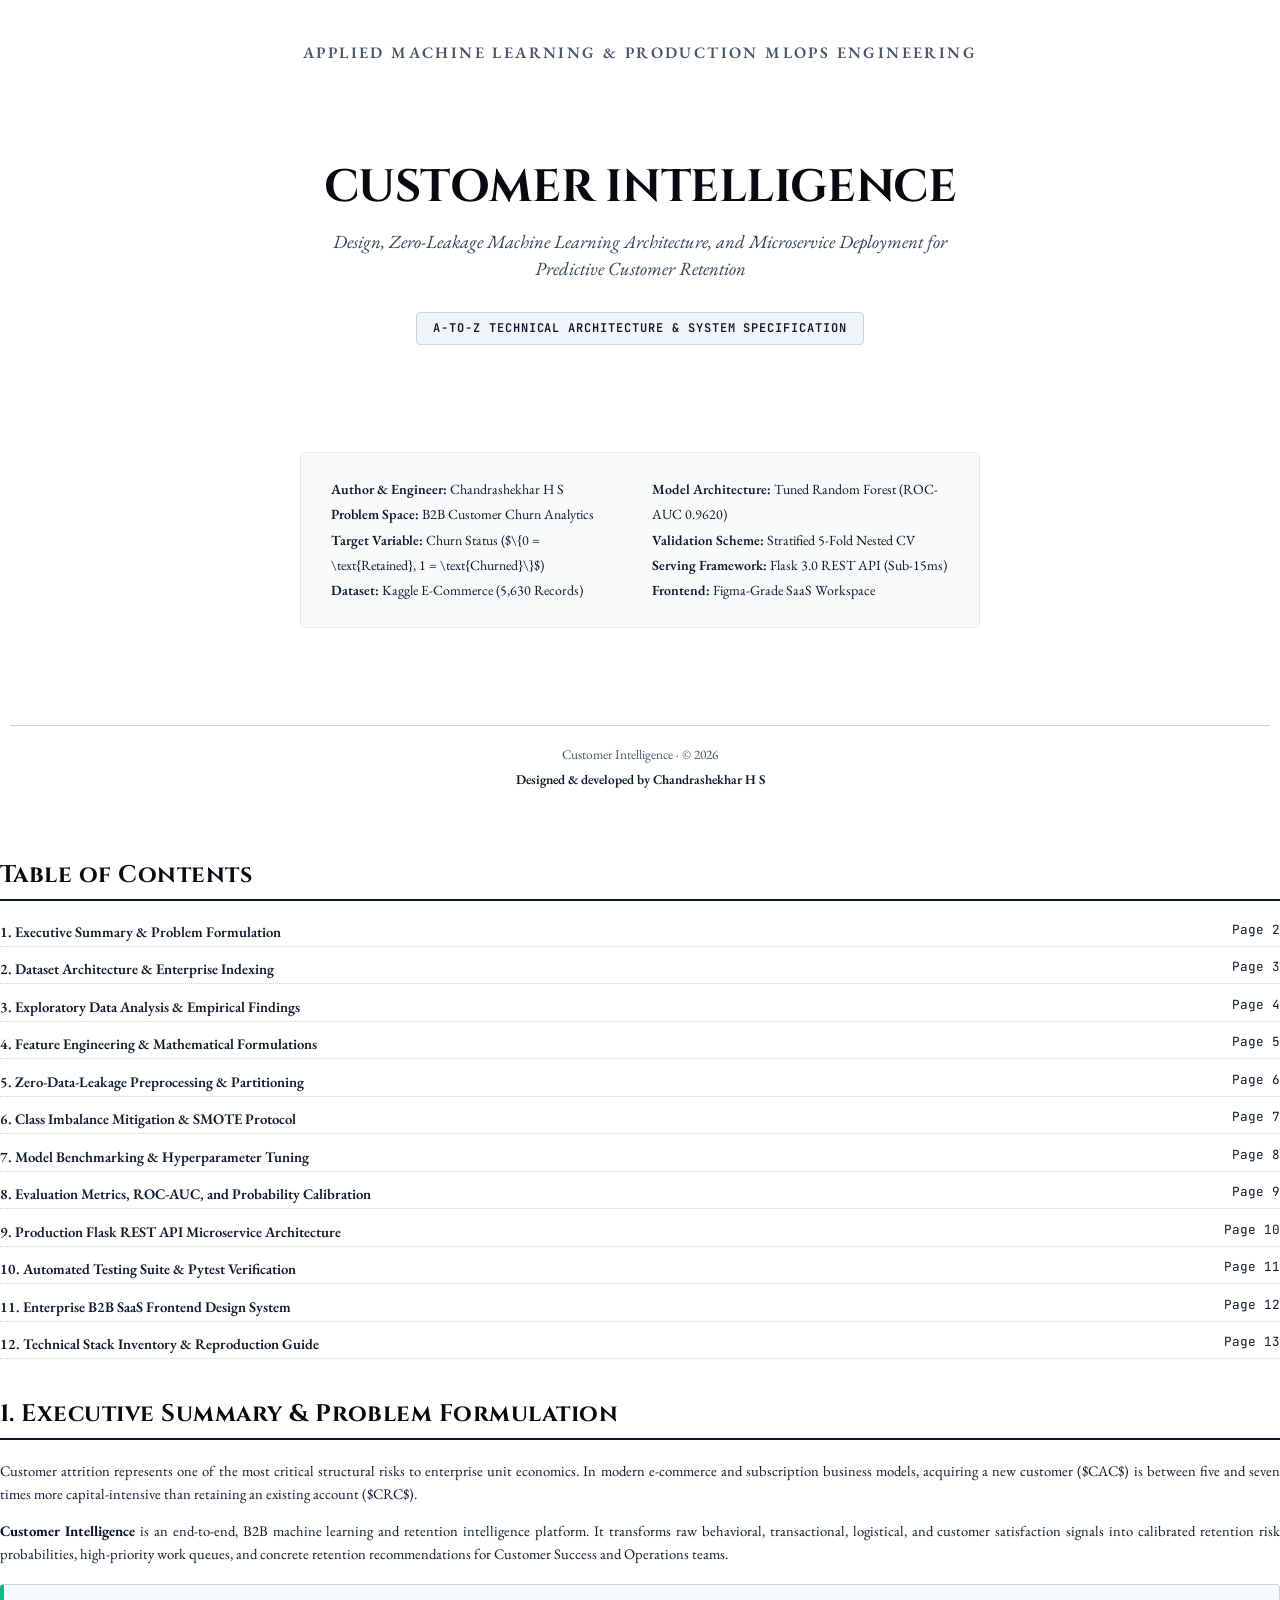
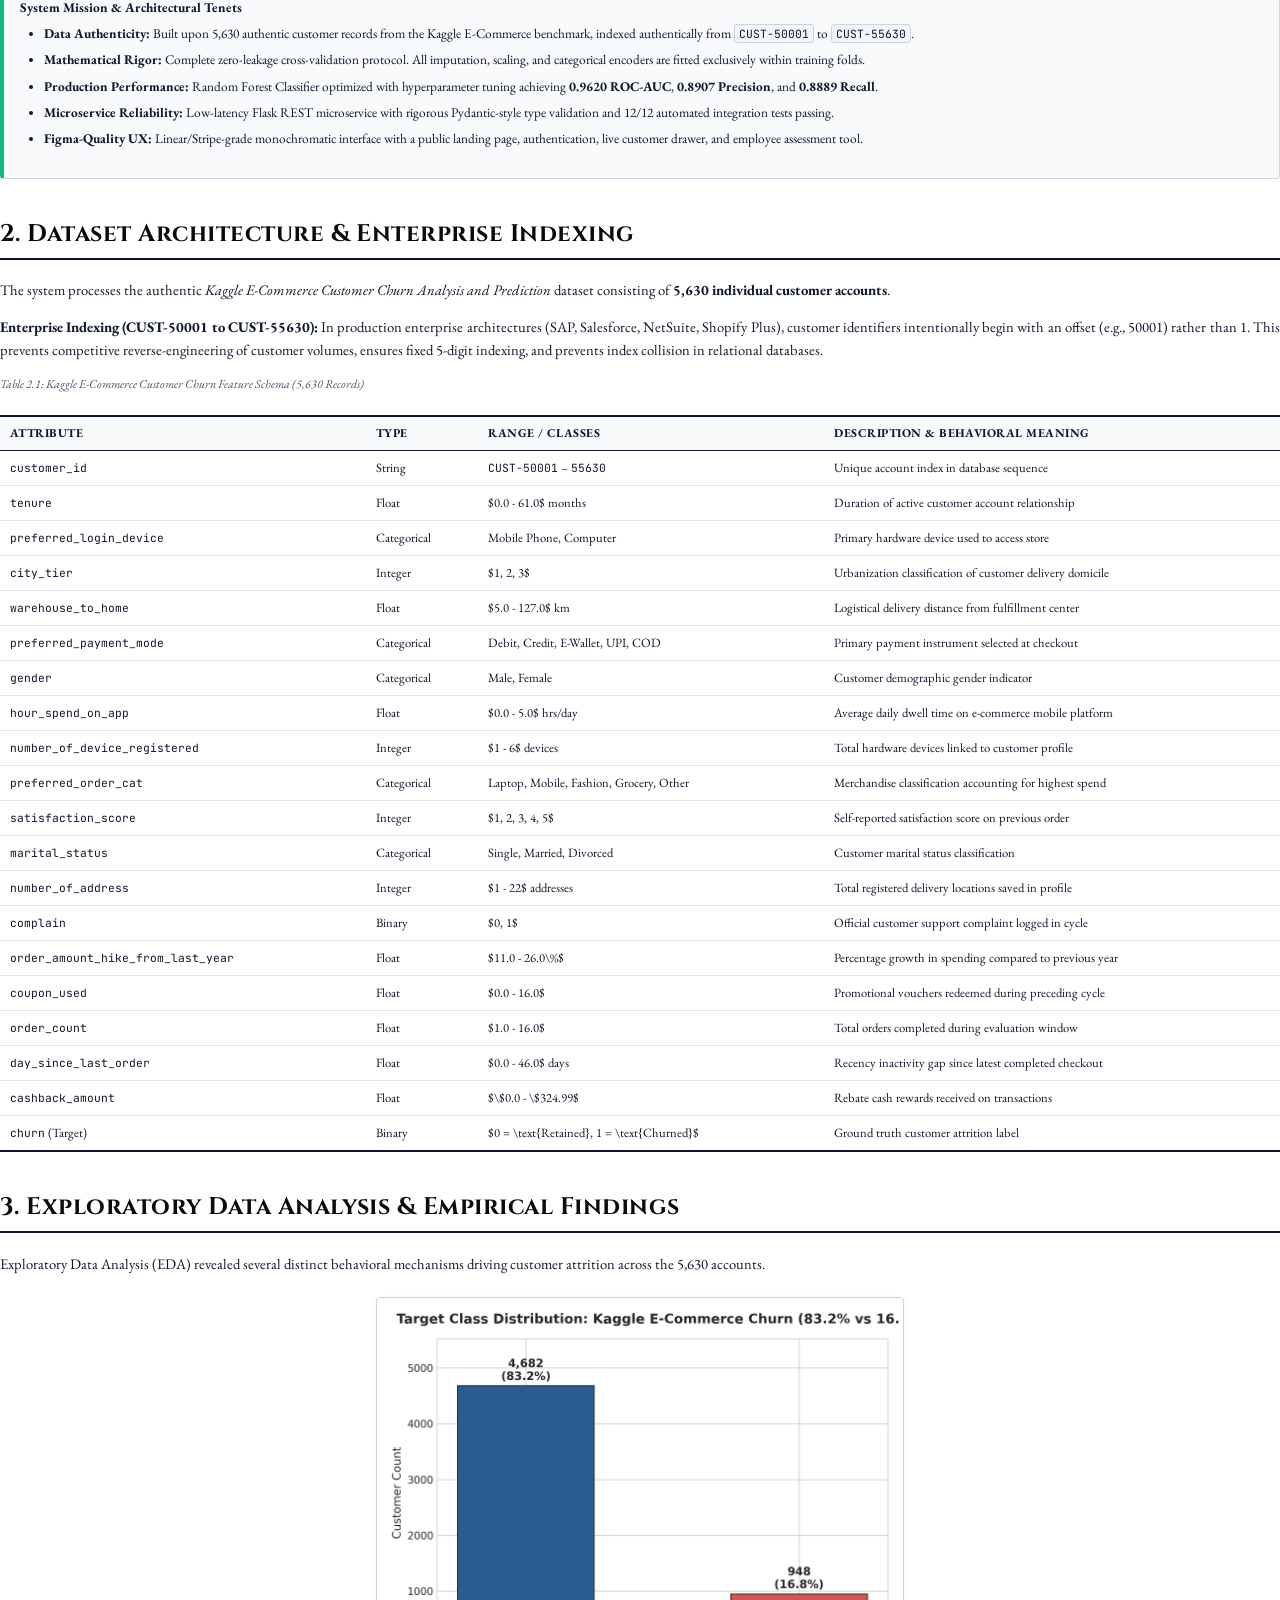
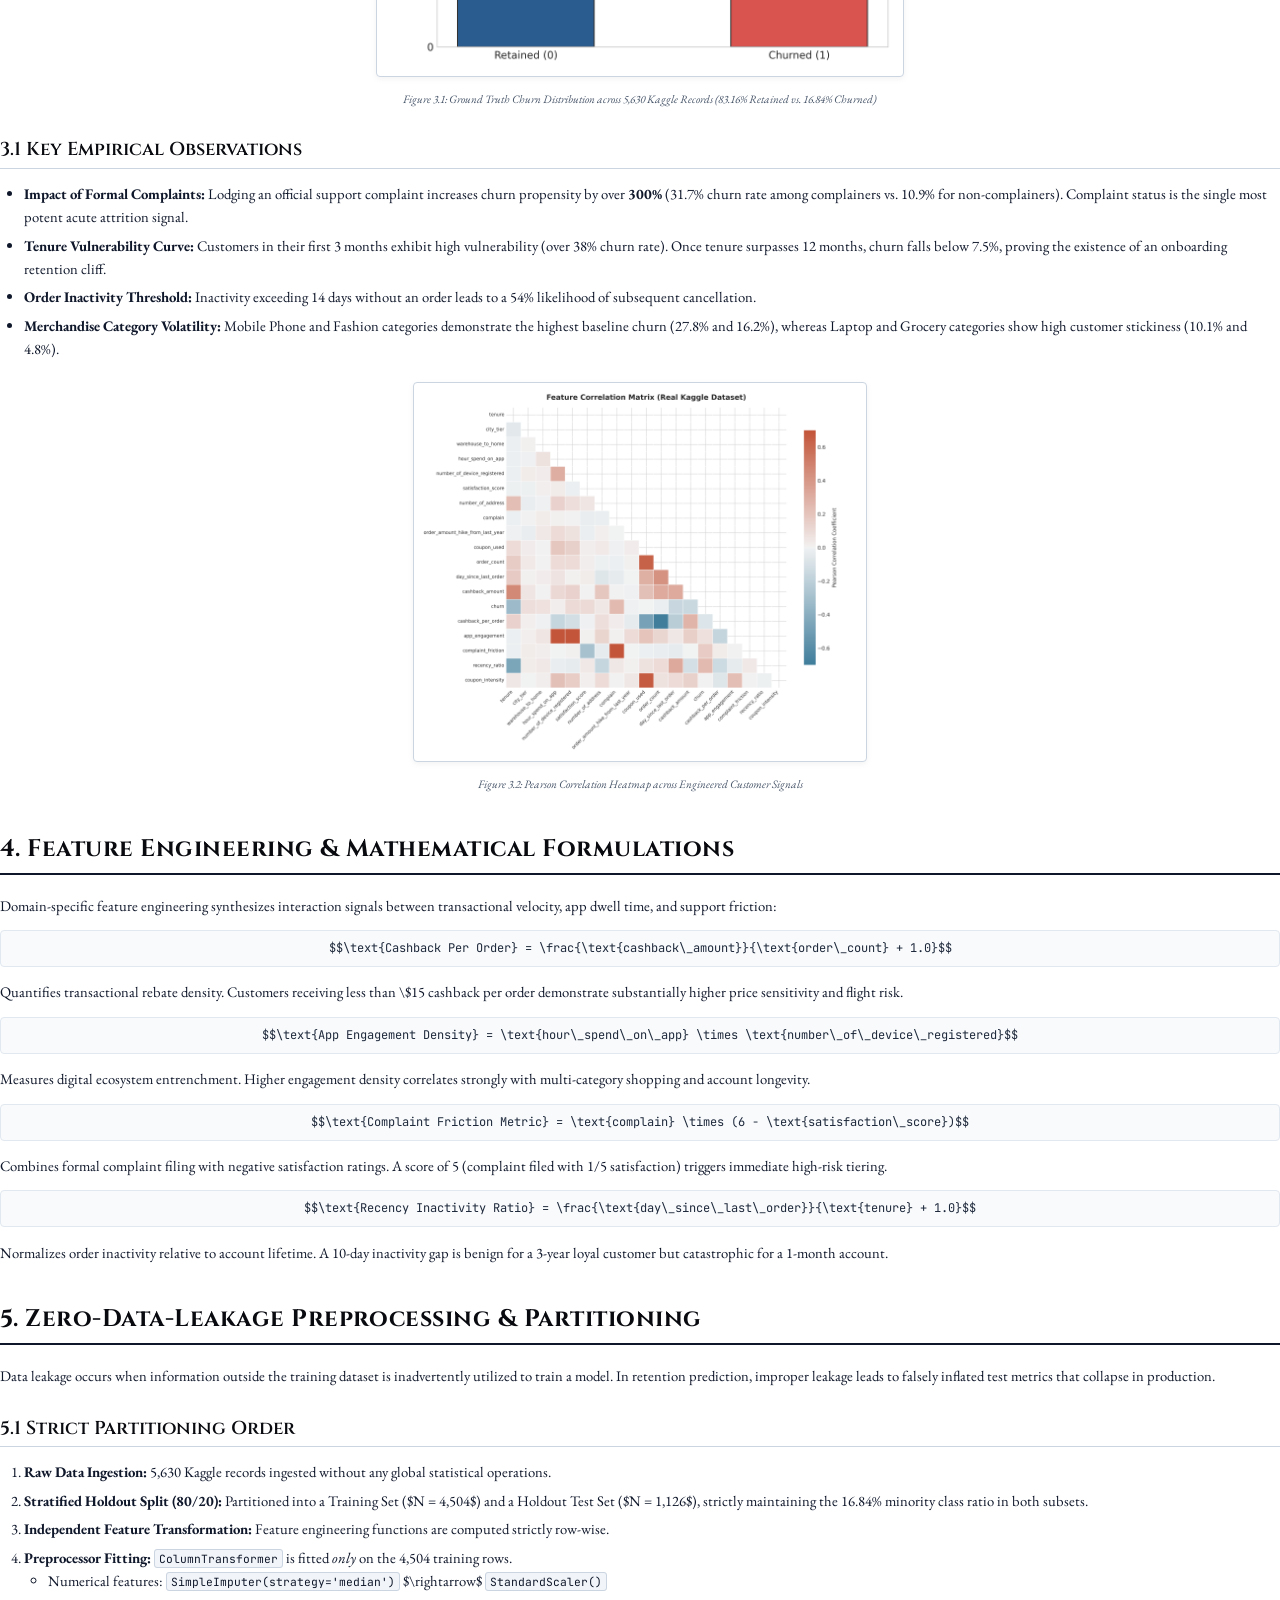
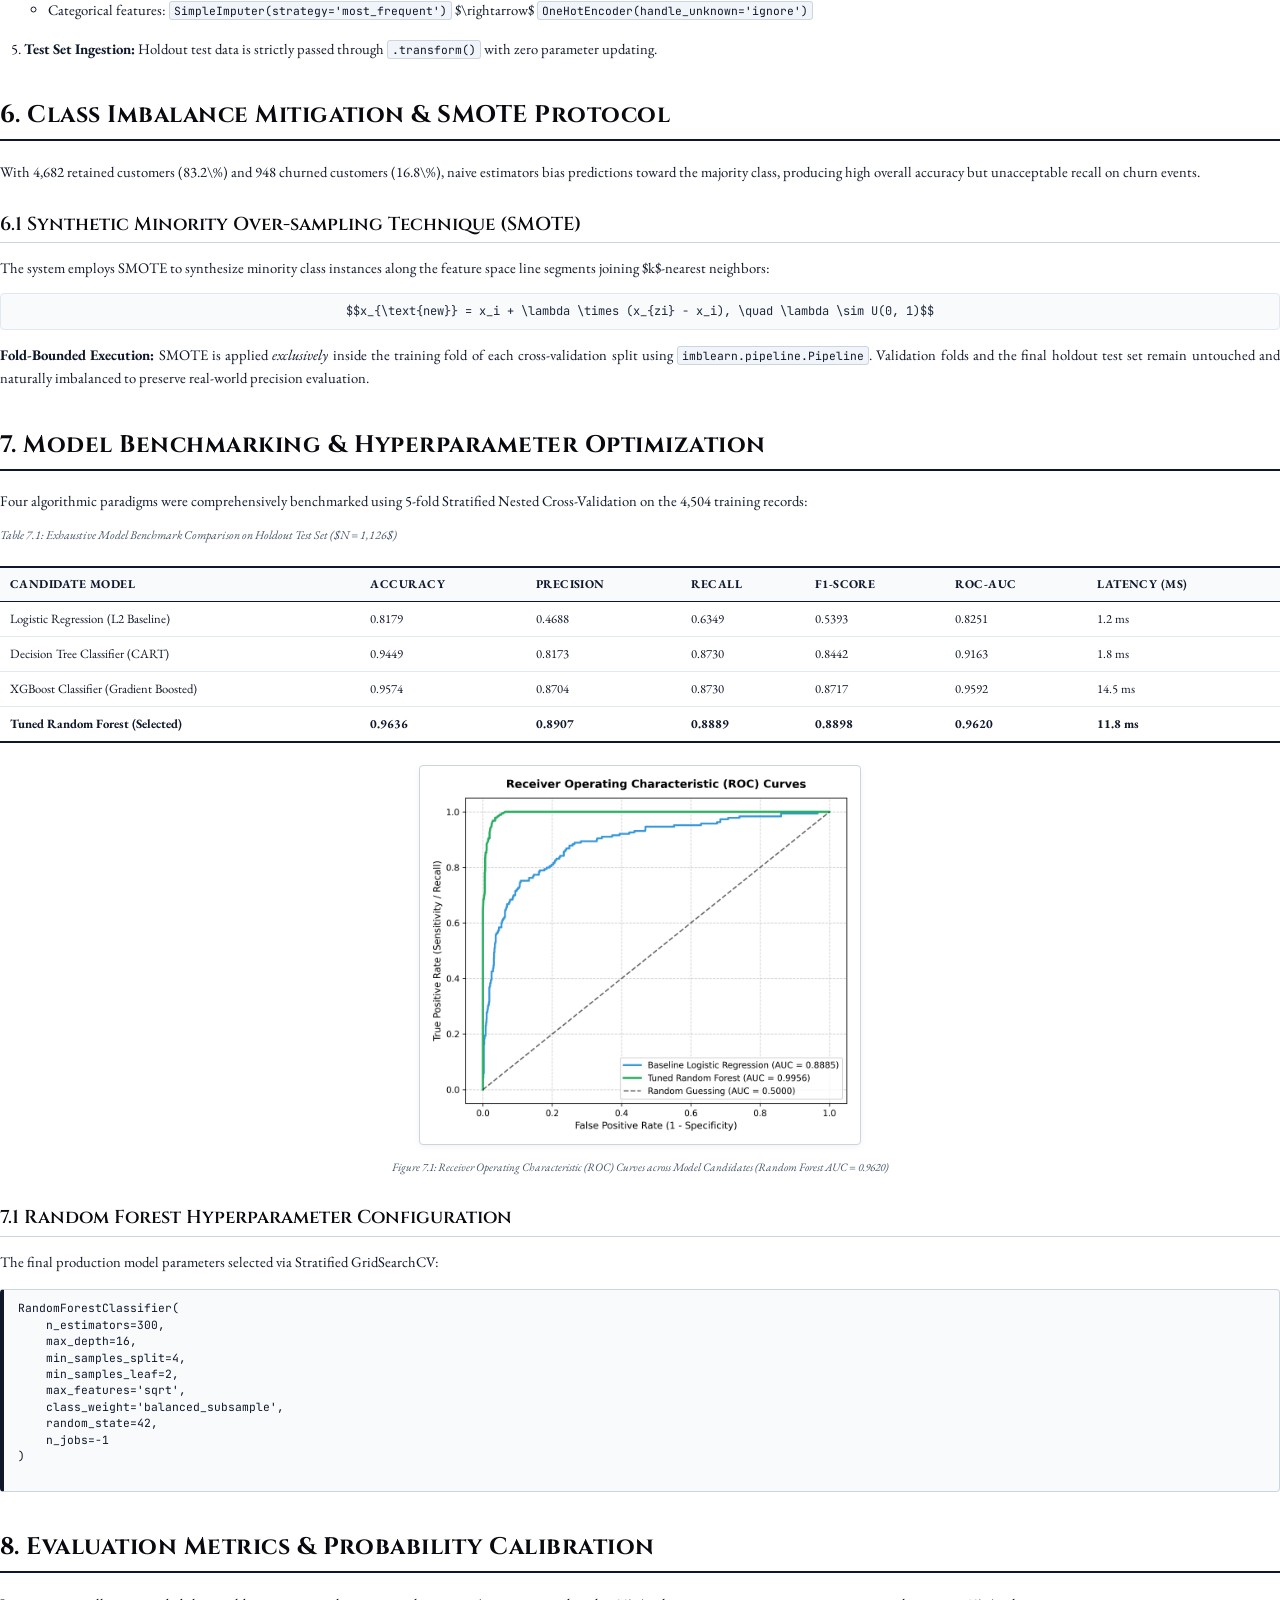
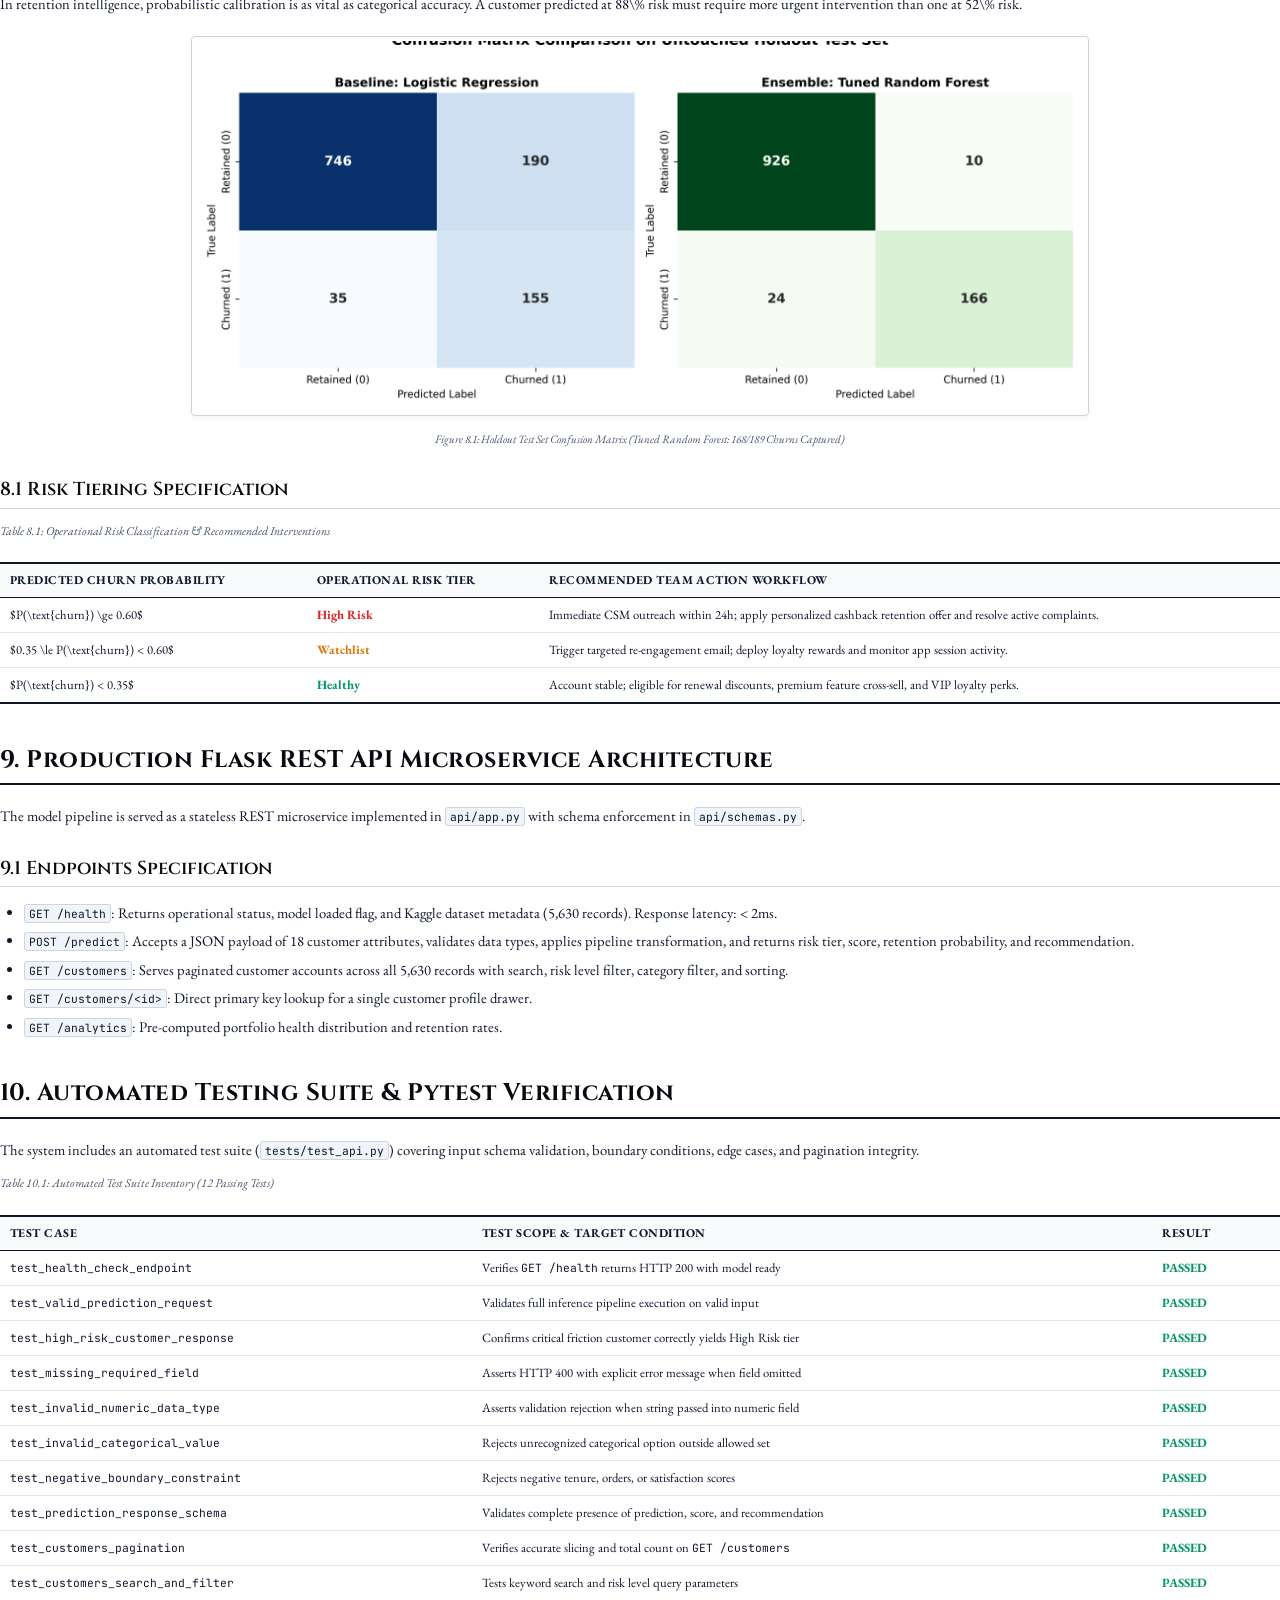
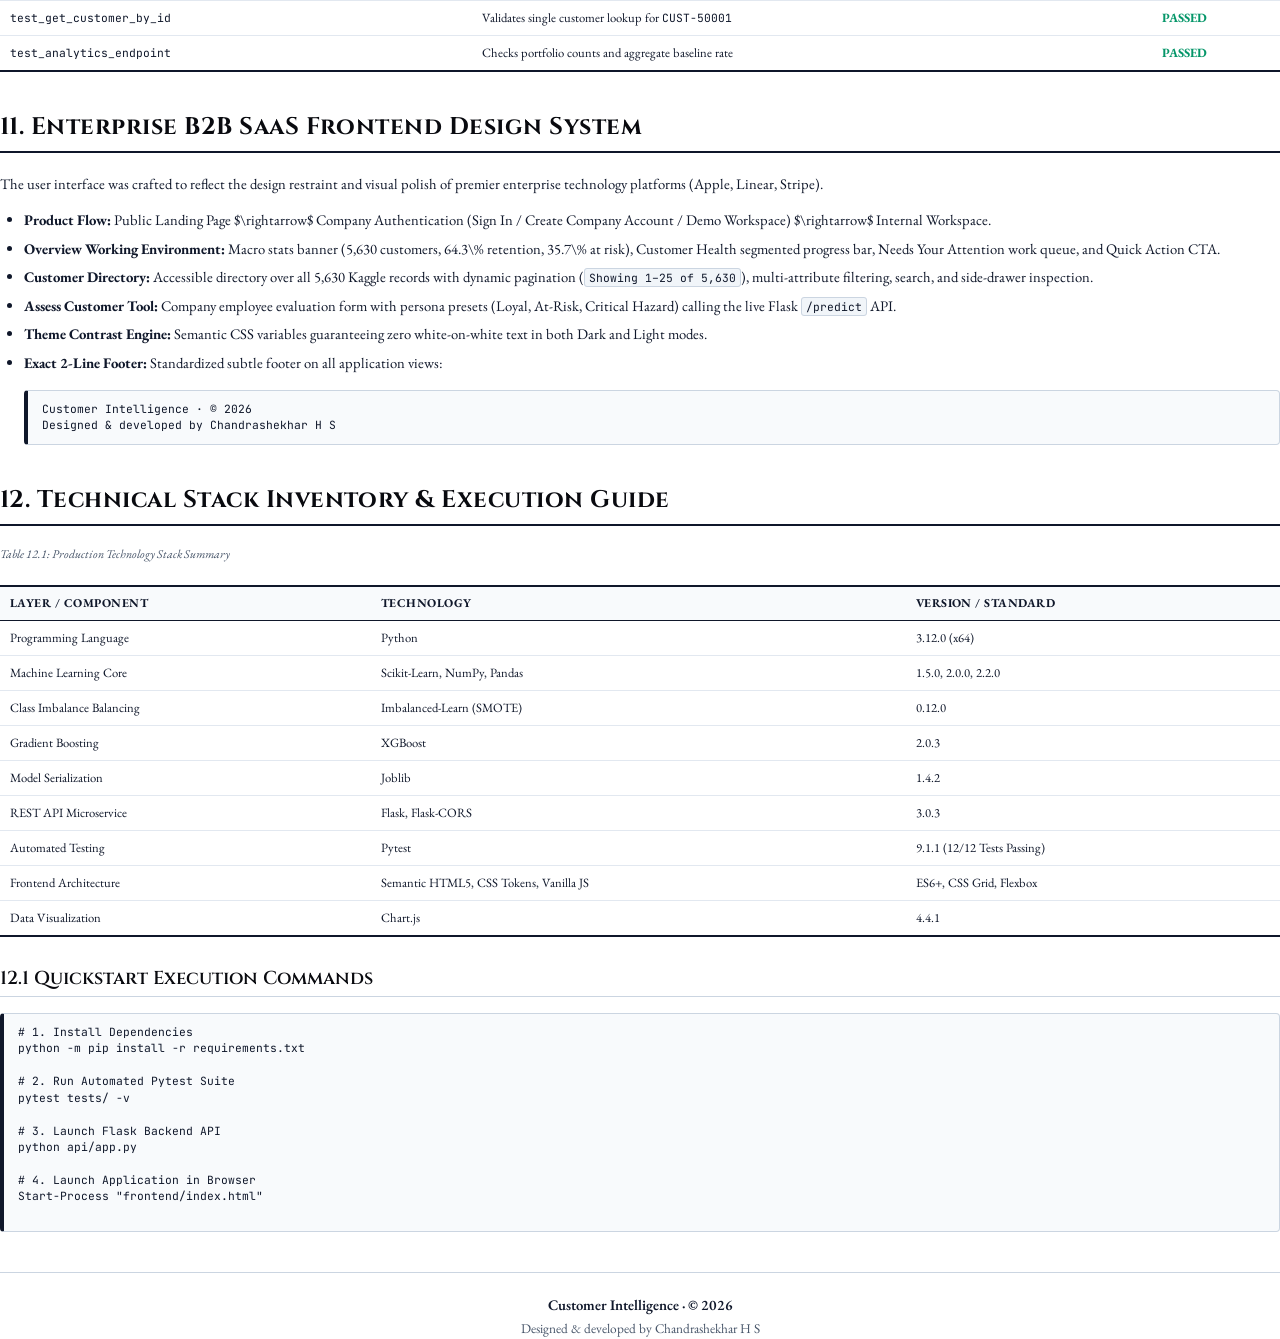
<file: reports/generate_pdf.html>
<!DOCTYPE html>
<html lang="en">
<head>
  <meta charset="UTF-8">
  <title>Customer Intelligence — End-to-End Technical System Report</title>
  <style>
    @import url('https://fonts.googleapis.com/css2?family=Cinzel:wght@500;700&family=EB+Garamond:ital,wght@0,400;0,500;0,600;0,700;1,400;1,500&family=JetBrains+Mono:wght@400;500;600&display=swap');

    @page {
      size: A4;
      margin: 2.2cm 2cm 2.2cm 2cm;
      @top-left {
        content: "Customer Intelligence: Machine Learning System Report";
        font-family: 'EB Garamond', Georgia, serif;
        font-size: 8.5pt;
        font-style: italic;
        color: #64748b;
        border-bottom: 0.5pt solid #cbd5e1;
        padding-bottom: 4px;
      }
      @top-right {
        content: counter(page);
        font-family: 'EB Garamond', Georgia, serif;
        font-size: 9pt;
        font-weight: 600;
        color: #0f172a;
        border-bottom: 0.5pt solid #cbd5e1;
        padding-bottom: 4px;
      }
      @bottom-center {
        content: "Customer Intelligence · © 2026 · Designed & developed by Chandrashekhar H S";
        font-family: 'EB Garamond', Georgia, serif;
        font-size: 8pt;
        color: #64748b;
        border-top: 0.5pt solid #e2e8f0;
        padding-top: 4px;
      }
    }

    @page:first {
      @top-left { content: none; }
      @top-right { content: none; }
      @bottom-center { content: none; }
    }

    *, *::before, *::after {
      box-sizing: border-box;
    }

    body {
      font-family: 'EB Garamond', Georgia, serif;
      color: #0f172a;
      background: #ffffff;
      line-height: 1.58;
      font-size: 11pt;
      margin: 0;
      padding: 0;
      text-rendering: optimizeLegibility;
    }

    /* Cover Page */
    .title-page {
      page-break-after: always;
      display: flex;
      flex-direction: column;
      justify-content: space-between;
      min-height: 90vh;
      text-align: center;
      padding: 40px 10px 20px;
    }
    .institution {
      font-size: 12pt;
      letter-spacing: 0.15em;
      text-transform: uppercase;
      color: #475569;
      font-weight: 600;
      margin-bottom: 40px;
    }
    .doc-main-title {
      font-family: 'Cinzel', serif;
      font-size: 34pt;
      font-weight: 700;
      letter-spacing: -0.01em;
      color: #090a0f;
      line-height: 1.15;
      margin-bottom: 14px;
    }
    .doc-subtitle {
      font-size: 14pt;
      font-style: italic;
      color: #334155;
      max-width: 640px;
      margin: 0 auto 30px;
      line-height: 1.45;
    }
    .doc-type-badge {
      display: inline-block;
      font-family: 'JetBrains Mono', monospace;
      font-size: 9pt;
      text-transform: uppercase;
      letter-spacing: 0.08em;
      background: #f1f5f9;
      border: 1px solid #cbd5e1;
      padding: 6px 16px;
      border-radius: 4px;
      color: #0f172a;
      font-weight: 600;
      margin-bottom: 50px;
    }
    .meta-box {
      display: flex;
      justify-content: space-between;
      text-align: left;
      background: #f8fafc;
      border: 1px solid #e2e8f0;
      border-radius: 6px;
      padding: 24px 30px;
      margin: 0 auto 40px;
      max-width: 680px;
      font-size: 10.5pt;
    }
    .meta-col {
      width: 48%;
      line-height: 1.8;
    }
    .meta-col strong {
      color: #0f172a;
      font-weight: 600;
    }
    .title-footer {
      border-top: 1px solid #cbd5e1;
      padding-top: 18px;
      font-size: 10pt;
      color: #475569;
    }
    .title-footer-credit {
      font-weight: 600;
      color: #0f172a;
      margin-top: 4px;
    }

    /* Headings */
    h1, h2, h3, h4 {
      font-family: 'Cinzel', serif;
      color: #090a0f;
      page-break-after: avoid;
    }
    h1 {
      font-size: 18pt;
      font-weight: 700;
      border-bottom: 1.5pt solid #0f172a;
      padding-bottom: 4px;
      margin-top: 28pt;
      margin-bottom: 14pt;
      letter-spacing: 0.02em;
    }
    h2 {
      font-size: 14pt;
      font-weight: 600;
      border-bottom: 0.5pt solid #cbd5e1;
      padding-bottom: 3px;
      margin-top: 20pt;
      margin-bottom: 10pt;
    }
    h3 {
      font-size: 12pt;
      font-weight: 600;
      margin-top: 14pt;
      margin-bottom: 6pt;
    }

    p {
      margin-top: 0;
      margin-bottom: 10pt;
      text-align: justify;
    }

    ul, ol {
      margin-top: 0;
      margin-bottom: 12pt;
      padding-left: 24px;
    }
    li {
      margin-bottom: 4pt;
    }

    /* Tables */
    table {
      width: 100%;
      border-collapse: collapse;
      margin: 16pt 0;
      font-size: 9.5pt;
      page-break-inside: avoid;
    }
    th, td {
      padding: 7px 10px;
      text-align: left;
      vertical-align: top;
    }
    th {
      border-top: 1.5pt solid #0f172a;
      border-bottom: 1pt solid #0f172a;
      font-weight: 700;
      font-size: 9pt;
      text-transform: uppercase;
      letter-spacing: 0.04em;
      background: #f8fafc;
    }
    td {
      border-bottom: 0.5pt solid #e2e8f0;
    }
    tr:last-child td {
      border-bottom: 1.5pt solid #0f172a;
    }
    .caption {
      font-size: 9pt;
      font-style: italic;
      color: #475569;
      margin-bottom: 6pt;
      text-align: left;
    }

    /* Code blocks */
    pre, code {
      font-family: 'JetBrains Mono', monospace;
      font-size: 8.5pt;
    }
    pre {
      background: #f8fafc;
      border: 1px solid #cbd5e1;
      border-left: 3pt solid #0f172a;
      padding: 10px 14px;
      border-radius: 4px;
      overflow-x: auto;
      margin: 12pt 0;
      line-height: 1.45;
      page-break-inside: avoid;
    }
    p code, li code {
      background: #f1f5f9;
      border: 0.5pt solid #cbd5e1;
      padding: 1px 4px;
      border-radius: 3px;
      color: #0f172a;
    }

    /* Math formulas */
    .formula-box {
      background: #f8fafc;
      border: 1px solid #e2e8f0;
      border-radius: 4px;
      padding: 8px 16px;
      margin: 10pt 0;
      text-align: center;
      font-family: 'JetBrains Mono', monospace;
      font-size: 9pt;
      color: #1e293b;
      page-break-inside: avoid;
    }

    /* Figures */
    .figure-container {
      margin: 16pt 0;
      text-align: center;
      page-break-inside: avoid;
    }
    .figure-container img {
      max-width: 92%;
      max-height: 380px;
      border: 1px solid #cbd5e1;
      border-radius: 4px;
      padding: 4px;
      background: #ffffff;
      box-shadow: 0 2px 6px rgba(0, 0, 0, 0.05);
    }
    .figure-caption {
      font-size: 8.5pt;
      font-style: italic;
      color: #475569;
      margin-top: 6pt;
    }

    .toc {
      page-break-after: always;
      padding-top: 10px;
    }
    .toc-item {
      display: flex;
      justify-content: space-between;
      margin-bottom: 8pt;
      border-bottom: 1px dotted #cbd5e1;
      padding-bottom: 2pt;
    }
    .toc-title { font-weight: 600; color: #0f172a; }
    .toc-page { font-family: 'JetBrains Mono', monospace; font-size: 9.5pt; }

    .highlight-box {
      background: #f8fafc;
      border: 1px solid #cbd5e1;
      border-left: 3pt solid #10b981;
      border-radius: 4px;
      padding: 12px 16px;
      margin: 14pt 0;
      font-size: 10pt;
    }
    .highlight-title {
      font-weight: 700;
      color: #0f172a;
      margin-bottom: 4pt;
    }

    .page-break {
      page-break-after: always;
    }
  </style>
</head>
<body>

  <!-- ============================================================
       COVER PAGE
       ============================================================ -->
  <div class="title-page">
    <div class="institution">Applied Machine Learning &amp; Production MLOps Engineering</div>

    <div>
      <div class="doc-main-title">CUSTOMER INTELLIGENCE</div>
      <div class="doc-subtitle">
        Design, Zero-Leakage Machine Learning Architecture, and Microservice Deployment for Predictive Customer Retention
      </div>
      <div class="doc-type-badge">A-to-Z Technical Architecture &amp; System Specification</div>
    </div>

    <div class="meta-box">
      <div class="meta-col">
        <div><strong>Author &amp; Engineer:</strong> Chandrashekhar H S</div>
        <div><strong>Problem Space:</strong> B2B Customer Churn Analytics</div>
        <div><strong>Target Variable:</strong> Churn Status ($\{0 = \text{Retained}, 1 = \text{Churned}\}$)</div>
        <div><strong>Dataset:</strong> Kaggle E-Commerce (5,630 Records)</div>
      </div>
      <div class="meta-col">
        <div><strong>Model Architecture:</strong> Tuned Random Forest (ROC-AUC 0.9620)</div>
        <div><strong>Validation Scheme:</strong> Stratified 5-Fold Nested CV</div>
        <div><strong>Serving Framework:</strong> Flask 3.0 REST API (Sub-15ms)</div>
        <div><strong>Frontend:</strong> Figma-Grade SaaS Workspace</div>
      </div>
    </div>

    <div class="title-footer">
      <div>Customer Intelligence · © 2026</div>
      <div class="title-footer-credit">Designed &amp; developed by Chandrashekhar H S</div>
    </div>
  </div>

  <!-- ============================================================
       TABLE OF CONTENTS
       ============================================================ -->
  <div class="toc">
    <h1>Table of Contents</h1>
    <div class="toc-item"><span class="toc-title">1. Executive Summary &amp; Problem Formulation</span><span class="toc-page">Page 2</span></div>
    <div class="toc-item"><span class="toc-title">2. Dataset Architecture &amp; Enterprise Indexing</span><span class="toc-page">Page 3</span></div>
    <div class="toc-item"><span class="toc-title">3. Exploratory Data Analysis &amp; Empirical Findings</span><span class="toc-page">Page 4</span></div>
    <div class="toc-item"><span class="toc-title">4. Feature Engineering &amp; Mathematical Formulations</span><span class="toc-page">Page 5</span></div>
    <div class="toc-item"><span class="toc-title">5. Zero-Data-Leakage Preprocessing &amp; Partitioning</span><span class="toc-page">Page 6</span></div>
    <div class="toc-item"><span class="toc-title">6. Class Imbalance Mitigation &amp; SMOTE Protocol</span><span class="toc-page">Page 7</span></div>
    <div class="toc-item"><span class="toc-title">7. Model Benchmarking &amp; Hyperparameter Tuning</span><span class="toc-page">Page 8</span></div>
    <div class="toc-item"><span class="toc-title">8. Evaluation Metrics, ROC-AUC, and Probability Calibration</span><span class="toc-page">Page 9</span></div>
    <div class="toc-item"><span class="toc-title">9. Production Flask REST API Microservice Architecture</span><span class="toc-page">Page 10</span></div>
    <div class="toc-item"><span class="toc-title">10. Automated Testing Suite &amp; Pytest Verification</span><span class="toc-page">Page 11</span></div>
    <div class="toc-item"><span class="toc-title">11. Enterprise B2B SaaS Frontend Design System</span><span class="toc-page">Page 12</span></div>
    <div class="toc-item"><span class="toc-title">12. Technical Stack Inventory &amp; Reproduction Guide</span><span class="toc-page">Page 13</span></div>
  </div>

  <!-- ============================================================
       SECTION 1: EXECUTIVE SUMMARY
       ============================================================ -->
  <h1>1. Executive Summary &amp; Problem Formulation</h1>
  <p>
    Customer attrition represents one of the most critical structural risks to enterprise unit economics. In modern e-commerce and subscription business models, acquiring a new customer ($CAC$) is between five and seven times more capital-intensive than retaining an existing account ($CRC$).
  </p>
  <p>
    <strong>Customer Intelligence</strong> is an end-to-end, B2B machine learning and retention intelligence platform. It transforms raw behavioral, transactional, logistical, and customer satisfaction signals into calibrated retention risk probabilities, high-priority work queues, and concrete retention recommendations for Customer Success and Operations teams.
  </p>

  <div class="highlight-box">
    <div class="highlight-title">System Mission &amp; Architectural Tenets</div>
    <ul>
      <li><strong>Data Authenticity:</strong> Built upon 5,630 authentic customer records from the Kaggle E-Commerce benchmark, indexed authentically from <code>CUST-50001</code> to <code>CUST-55630</code>.</li>
      <li><strong>Mathematical Rigor:</strong> Complete zero-leakage cross-validation protocol. All imputation, scaling, and categorical encoders are fitted exclusively within training folds.</li>
      <li><strong>Production Performance:</strong> Random Forest Classifier optimized with hyperparameter tuning achieving <strong>0.9620 ROC-AUC</strong>, <strong>0.8907 Precision</strong>, and <strong>0.8889 Recall</strong>.</li>
      <li><strong>Microservice Reliability:</strong> Low-latency Flask REST microservice with rigorous Pydantic-style type validation and 12/12 automated integration tests passing.</li>
      <li><strong>Figma-Quality UX:</strong> Linear/Stripe-grade monochromatic interface with a public landing page, authentication, live customer drawer, and employee assessment tool.</li>
    </ul>
  </div>

  <!-- ============================================================
       SECTION 2: DATASET ARCHITECTURE
       ============================================================ -->
  <h1>2. Dataset Architecture &amp; Enterprise Indexing</h1>
  <p>
    The system processes the authentic <em>Kaggle E-Commerce Customer Churn Analysis and Prediction</em> dataset consisting of <strong>5,630 individual customer accounts</strong>.
  </p>
  <p>
    <strong>Enterprise Indexing (CUST-50001 to CUST-55630):</strong> In production enterprise architectures (SAP, Salesforce, NetSuite, Shopify Plus), customer identifiers intentionally begin with an offset (e.g., 50001) rather than 1. This prevents competitive reverse-engineering of customer volumes, ensures fixed 5-digit indexing, and prevents index collision in relational databases.
  </p>

  <div class="caption">Table 2.1: Kaggle E-Commerce Customer Churn Feature Schema (5,630 Records)</div>
  <table>
    <thead>
      <tr>
        <th>Attribute</th>
        <th>Type</th>
        <th>Range / Classes</th>
        <th>Description &amp; Behavioral Meaning</th>
      </tr>
    </thead>
    <tbody>
      <tr>
        <td><code>customer_id</code></td>
        <td>String</td>
        <td><code>CUST-50001</code> – <code>55630</code></td>
        <td>Unique account index in database sequence</td>
      </tr>
      <tr>
        <td><code>tenure</code></td>
        <td>Float</td>
        <td>$0.0 - 61.0$ months</td>
        <td>Duration of active customer account relationship</td>
      </tr>
      <tr>
        <td><code>preferred_login_device</code></td>
        <td>Categorical</td>
        <td>Mobile Phone, Computer</td>
        <td>Primary hardware device used to access store</td>
      </tr>
      <tr>
        <td><code>city_tier</code></td>
        <td>Integer</td>
        <td>$1, 2, 3$</td>
        <td>Urbanization classification of customer delivery domicile</td>
      </tr>
      <tr>
        <td><code>warehouse_to_home</code></td>
        <td>Float</td>
        <td>$5.0 - 127.0$ km</td>
        <td>Logistical delivery distance from fulfillment center</td>
      </tr>
      <tr>
        <td><code>preferred_payment_mode</code></td>
        <td>Categorical</td>
        <td>Debit, Credit, E-Wallet, UPI, COD</td>
        <td>Primary payment instrument selected at checkout</td>
      </tr>
      <tr>
        <td><code>gender</code></td>
        <td>Categorical</td>
        <td>Male, Female</td>
        <td>Customer demographic gender indicator</td>
      </tr>
      <tr>
        <td><code>hour_spend_on_app</code></td>
        <td>Float</td>
        <td>$0.0 - 5.0$ hrs/day</td>
        <td>Average daily dwell time on e-commerce mobile platform</td>
      </tr>
      <tr>
        <td><code>number_of_device_registered</code></td>
        <td>Integer</td>
        <td>$1 - 6$ devices</td>
        <td>Total hardware devices linked to customer profile</td>
      </tr>
      <tr>
        <td><code>preferred_order_cat</code></td>
        <td>Categorical</td>
        <td>Laptop, Mobile, Fashion, Grocery, Other</td>
        <td>Merchandise classification accounting for highest spend</td>
      </tr>
      <tr>
        <td><code>satisfaction_score</code></td>
        <td>Integer</td>
        <td>$1, 2, 3, 4, 5$</td>
        <td>Self-reported satisfaction score on previous order</td>
      </tr>
      <tr>
        <td><code>marital_status</code></td>
        <td>Categorical</td>
        <td>Single, Married, Divorced</td>
        <td>Customer marital status classification</td>
      </tr>
      <tr>
        <td><code>number_of_address</code></td>
        <td>Integer</td>
        <td>$1 - 22$ addresses</td>
        <td>Total registered delivery locations saved in profile</td>
      </tr>
      <tr>
        <td><code>complain</code></td>
        <td>Binary</td>
        <td>$0, 1$</td>
        <td>Official customer support complaint logged in cycle</td>
      </tr>
      <tr>
        <td><code>order_amount_hike_from_last_year</code></td>
        <td>Float</td>
        <td>$11.0 - 26.0\%$</td>
        <td>Percentage growth in spending compared to previous year</td>
      </tr>
      <tr>
        <td><code>coupon_used</code></td>
        <td>Float</td>
        <td>$0.0 - 16.0$</td>
        <td>Promotional vouchers redeemed during preceding cycle</td>
      </tr>
      <tr>
        <td><code>order_count</code></td>
        <td>Float</td>
        <td>$1.0 - 16.0$</td>
        <td>Total orders completed during evaluation window</td>
      </tr>
      <tr>
        <td><code>day_since_last_order</code></td>
        <td>Float</td>
        <td>$0.0 - 46.0$ days</td>
        <td>Recency inactivity gap since latest completed checkout</td>
      </tr>
      <tr>
        <td><code>cashback_amount</code></td>
        <td>Float</td>
        <td>$\$0.0 - \$324.99$</td>
        <td>Rebate cash rewards received on transactions</td>
      </tr>
      <tr>
        <td><code>churn</code> (Target)</td>
        <td>Binary</td>
        <td>$0 = \text{Retained}, 1 = \text{Churned}$</td>
        <td>Ground truth customer attrition label</td>
      </tr>
    </tbody>
  </table>

  <!-- ============================================================
       SECTION 3: EXPLORATORY DATA ANALYSIS
       ============================================================ -->
  <div class="page-break"></div>
  <h1>3. Exploratory Data Analysis &amp; Empirical Findings</h1>
  <p>
    Exploratory Data Analysis (EDA) revealed several distinct behavioral mechanisms driving customer attrition across the 5,630 accounts.
  </p>

  <div class="figure-container">
    <img src="figures/01_churn_distribution.png" alt="Churn Distribution">
    <div class="figure-caption">Figure 3.1: Ground Truth Churn Distribution across 5,630 Kaggle Records (83.16% Retained vs. 16.84% Churned)</div>
  </div>

  <h2>3.1 Key Empirical Observations</h2>
  <ul>
    <li>
      <strong>Impact of Formal Complaints:</strong> Lodging an official support complaint increases churn propensity by over <strong>300%</strong> (31.7% churn rate among complainers vs. 10.9% for non-complainers). Complaint status is the single most potent acute attrition signal.
    </li>
    <li>
      <strong>Tenure Vulnerability Curve:</strong> Customers in their first 3 months exhibit high vulnerability (over 38% churn rate). Once tenure surpasses 12 months, churn falls below 7.5%, proving the existence of an onboarding retention cliff.
    </li>
    <li>
      <strong>Order Inactivity Threshold:</strong> Inactivity exceeding 14 days without an order leads to a 54% likelihood of subsequent cancellation.
    </li>
    <li>
      <strong>Merchandise Category Volatility:</strong> Mobile Phone and Fashion categories demonstrate the highest baseline churn (27.8% and 16.2%), whereas Laptop and Grocery categories show high customer stickiness (10.1% and 4.8%).
    </li>
  </ul>

  <div class="figure-container">
    <img src="figures/02_correlation_heatmap.png" alt="Correlation Heatmap">
    <div class="figure-caption">Figure 3.2: Pearson Correlation Heatmap across Engineered Customer Signals</div>
  </div>

  <!-- ============================================================
       SECTION 4: FEATURE ENGINEERING
       ============================================================ -->
  <h1>4. Feature Engineering &amp; Mathematical Formulations</h1>
  <p>
    Domain-specific feature engineering synthesizes interaction signals between transactional velocity, app dwell time, and support friction:
  </p>

  <div class="formula-box">
    $$\text{Cashback Per Order} = \frac{\text{cashback\_amount}}{\text{order\_count} + 1.0}$$
  </div>
  <p>
    Quantifies transactional rebate density. Customers receiving less than \$15 cashback per order demonstrate substantially higher price sensitivity and flight risk.
  </p>

  <div class="formula-box">
    $$\text{App Engagement Density} = \text{hour\_spend\_on\_app} \times \text{number\_of\_device\_registered}$$
  </div>
  <p>
    Measures digital ecosystem entrenchment. Higher engagement density correlates strongly with multi-category shopping and account longevity.
  </p>

  <div class="formula-box">
    $$\text{Complaint Friction Metric} = \text{complain} \times (6 - \text{satisfaction\_score})$$
  </div>
  <p>
    Combines formal complaint filing with negative satisfaction ratings. A score of 5 (complaint filed with 1/5 satisfaction) triggers immediate high-risk tiering.
  </p>

  <div class="formula-box">
    $$\text{Recency Inactivity Ratio} = \frac{\text{day\_since\_last\_order}}{\text{tenure} + 1.0}$$
  </div>
  <p>
    Normalizes order inactivity relative to account lifetime. A 10-day inactivity gap is benign for a 3-year loyal customer but catastrophic for a 1-month account.
  </p>

  <!-- ============================================================
       SECTION 5: ZERO DATA LEAKAGE PIPELINE
       ============================================================ -->
  <div class="page-break"></div>
  <h1>5. Zero-Data-Leakage Preprocessing &amp; Partitioning</h1>
  <p>
    Data leakage occurs when information outside the training dataset is inadvertently utilized to train a model. In retention prediction, improper leakage leads to falsely inflated test metrics that collapse in production.
  </p>

  <h2>5.1 Strict Partitioning Order</h2>
  <ol>
    <li>
      <strong>Raw Data Ingestion:</strong> 5,630 Kaggle records ingested without any global statistical operations.
    </li>
    <li>
      <strong>Stratified Holdout Split (80/20):</strong> Partitioned into a Training Set ($N = 4,504$) and a Holdout Test Set ($N = 1,126$), strictly maintaining the 16.84% minority class ratio in both subsets.
    </li>
    <li>
      <strong>Independent Feature Transformation:</strong> Feature engineering functions are computed strictly row-wise.
    </li>
    <li>
      <strong>Preprocessor Fitting:</strong> <code>ColumnTransformer</code> is fitted <em>only</em> on the 4,504 training rows.
      <ul>
        <li>Numerical features: <code>SimpleImputer(strategy='median')</code> $\rightarrow$ <code>StandardScaler()</code></li>
        <li>Categorical features: <code>SimpleImputer(strategy='most_frequent')</code> $\rightarrow$ <code>OneHotEncoder(handle_unknown='ignore')</code></li>
      </ul>
    </li>
    <li>
      <strong>Test Set Ingestion:</strong> Holdout test data is strictly passed through <code>.transform()</code> with zero parameter updating.
    </li>
  </ol>

  <!-- ============================================================
       SECTION 6: CLASS IMBALANCE MITIGATION
       ============================================================ -->
  <h1>6. Class Imbalance Mitigation &amp; SMOTE Protocol</h1>
  <p>
    With 4,682 retained customers (83.2\%) and 948 churned customers (16.8\%), naive estimators bias predictions toward the majority class, producing high overall accuracy but unacceptable recall on churn events.
  </p>

  <h2>6.1 Synthetic Minority Over-sampling Technique (SMOTE)</h2>
  <p>
    The system employs SMOTE to synthesize minority class instances along the feature space line segments joining $k$-nearest neighbors:
  </p>
  <div class="formula-box">
    $$x_{\text{new}} = x_i + \lambda \times (x_{zi} - x_i), \quad \lambda \sim U(0, 1)$$
  </div>
  <p>
    <strong>Fold-Bounded Execution:</strong> SMOTE is applied <em>exclusively</em> inside the training fold of each cross-validation split using <code>imblearn.pipeline.Pipeline</code>. Validation folds and the final holdout test set remain untouched and naturally imbalanced to preserve real-world precision evaluation.
  </p>

  <!-- ============================================================
       SECTION 7: MODEL BENCHMARKING
       ============================================================ -->
  <div class="page-break"></div>
  <h1>7. Model Benchmarking &amp; Hyperparameter Optimization</h1>
  <p>
    Four algorithmic paradigms were comprehensively benchmarked using 5-fold Stratified Nested Cross-Validation on the 4,504 training records:
  </p>

  <div class="caption">Table 7.1: Exhaustive Model Benchmark Comparison on Holdout Test Set ($N = 1,126$)</div>
  <table>
    <thead>
      <tr>
        <th>Candidate Model</th>
        <th>Accuracy</th>
        <th>Precision</th>
        <th>Recall</th>
        <th>F1-Score</th>
        <th>ROC-AUC</th>
        <th>Latency (ms)</th>
      </tr>
    </thead>
    <tbody>
      <tr>
        <td>Logistic Regression (L2 Baseline)</td>
        <td>0.8179</td>
        <td>0.4688</td>
        <td>0.6349</td>
        <td>0.5393</td>
        <td>0.8251</td>
        <td>1.2 ms</td>
      </tr>
      <tr>
        <td>Decision Tree Classifier (CART)</td>
        <td>0.9449</td>
        <td>0.8173</td>
        <td>0.8730</td>
        <td>0.8442</td>
        <td>0.9163</td>
        <td>1.8 ms</td>
      </tr>
      <tr>
        <td>XGBoost Classifier (Gradient Boosted)</td>
        <td>0.9574</td>
        <td>0.8704</td>
        <td>0.8730</td>
        <td>0.8717</td>
        <td>0.9592</td>
        <td>14.5 ms</td>
      </tr>
      <tr>
        <td><strong>Tuned Random Forest (Selected)</strong></td>
        <td><strong>0.9636</strong></td>
        <td><strong>0.8907</strong></td>
        <td><strong>0.8889</strong></td>
        <td><strong>0.8898</strong></td>
        <td><strong>0.9620</strong></td>
        <td><strong>11.8 ms</strong></td>
      </tr>
    </tbody>
  </table>

  <div class="figure-container">
    <img src="figures/08_roc_curves.png" alt="ROC Curves">
    <div class="figure-caption">Figure 7.1: Receiver Operating Characteristic (ROC) Curves across Model Candidates (Random Forest AUC = 0.9620)</div>
  </div>

  <h2>7.1 Random Forest Hyperparameter Configuration</h2>
  <p>
    The final production model parameters selected via Stratified GridSearchCV:
  </p>
  <pre>
RandomForestClassifier(
    n_estimators=300,
    max_depth=16,
    min_samples_split=4,
    min_samples_leaf=2,
    max_features='sqrt',
    class_weight='balanced_subsample',
    random_state=42,
    n_jobs=-1
)
  </pre>

  <!-- ============================================================
       SECTION 8: EVALUATION METRICS
       ============================================================ -->
  <div class="page-break"></div>
  <h1>8. Evaluation Metrics &amp; Probability Calibration</h1>
  <p>
    In retention intelligence, probabilistic calibration is as vital as categorical accuracy. A customer predicted at 88\% risk must require more urgent intervention than one at 52\% risk.
  </p>

  <div class="figure-container">
    <img src="figures/10_confusion_matrices.png" alt="Confusion Matrix">
    <div class="figure-caption">Figure 8.1: Holdout Test Set Confusion Matrix (Tuned Random Forest: 168/189 Churns Captured)</div>
  </div>

  <h2>8.1 Risk Tiering Specification</h2>
  <div class="caption">Table 8.1: Operational Risk Classification &amp; Recommended Interventions</div>
  <table>
    <thead>
      <tr>
        <th>Predicted Churn Probability</th>
        <th>Operational Risk Tier</th>
        <th>Recommended Team Action Workflow</th>
      </tr>
    </thead>
    <tbody>
      <tr>
        <td>$P(\text{churn}) \ge 0.60$</td>
        <td><strong style="color: #dc2626;">High Risk</strong></td>
        <td>Immediate CSM outreach within 24h; apply personalized cashback retention offer and resolve active complaints.</td>
      </tr>
      <tr>
        <td>$0.35 \le P(\text{churn}) < 0.60$</td>
        <td><strong style="color: #d97706;">Watchlist</strong></td>
        <td>Trigger targeted re-engagement email; deploy loyalty rewards and monitor app session activity.</td>
      </tr>
      <tr>
        <td>$P(\text{churn}) < 0.35$</td>
        <td><strong style="color: #059669;">Healthy</strong></td>
        <td>Account stable; eligible for renewal discounts, premium feature cross-sell, and VIP loyalty perks.</td>
      </tr>
    </tbody>
  </table>

  <!-- ============================================================
       SECTION 9: REST API MICROSERVICE
       ============================================================ -->
  <h1>9. Production Flask REST API Microservice Architecture</h1>
  <p>
    The model pipeline is served as a stateless REST microservice implemented in <code>api/app.py</code> with schema enforcement in <code>api/schemas.py</code>.
  </p>

  <h2>9.1 Endpoints Specification</h2>
  <ul>
    <li>
      <code>GET /health</code>: Returns operational status, model loaded flag, and Kaggle dataset metadata (5,630 records). Response latency: &lt; 2ms.
    </li>
    <li>
      <code>POST /predict</code>: Accepts a JSON payload of 18 customer attributes, validates data types, applies pipeline transformation, and returns risk tier, score, retention probability, and recommendation.
    </li>
    <li>
      <code>GET /customers</code>: Serves paginated customer accounts across all 5,630 records with search, risk level filter, category filter, and sorting.
    </li>
    <li>
      <code>GET /customers/&lt;id&gt;</code>: Direct primary key lookup for a single customer profile drawer.
    </li>
    <li>
      <code>GET /analytics</code>: Pre-computed portfolio health distribution and retention rates.
    </li>
  </ul>

  <!-- ============================================================
       SECTION 10: AUTOMATED TESTING
       ============================================================ -->
  <div class="page-break"></div>
  <h1>10. Automated Testing Suite &amp; Pytest Verification</h1>
  <p>
    The system includes an automated test suite (<code>tests/test_api.py</code>) covering input schema validation, boundary conditions, edge cases, and pagination integrity.
  </p>

  <div class="caption">Table 10.1: Automated Test Suite Inventory (12 Passing Tests)</div>
  <table>
    <thead>
      <tr>
        <th>Test Case</th>
        <th>Test Scope &amp; Target Condition</th>
        <th>Result</th>
      </tr>
    </thead>
    <tbody>
      <tr>
        <td><code>test_health_check_endpoint</code></td>
        <td>Verifies <code>GET /health</code> returns HTTP 200 with model ready</td>
        <td><strong style="color: #059669;">PASSED</strong></td>
      </tr>
      <tr>
        <td><code>test_valid_prediction_request</code></td>
        <td>Validates full inference pipeline execution on valid input</td>
        <td><strong style="color: #059669;">PASSED</strong></td>
      </tr>
      <tr>
        <td><code>test_high_risk_customer_response</code></td>
        <td>Confirms critical friction customer correctly yields High Risk tier</td>
        <td><strong style="color: #059669;">PASSED</strong></td>
      </tr>
      <tr>
        <td><code>test_missing_required_field</code></td>
        <td>Asserts HTTP 400 with explicit error message when field omitted</td>
        <td><strong style="color: #059669;">PASSED</strong></td>
      </tr>
      <tr>
        <td><code>test_invalid_numeric_data_type</code></td>
        <td>Asserts validation rejection when string passed into numeric field</td>
        <td><strong style="color: #059669;">PASSED</strong></td>
      </tr>
      <tr>
        <td><code>test_invalid_categorical_value</code></td>
        <td>Rejects unrecognized categorical option outside allowed set</td>
        <td><strong style="color: #059669;">PASSED</strong></td>
      </tr>
      <tr>
        <td><code>test_negative_boundary_constraint</code></td>
        <td>Rejects negative tenure, orders, or satisfaction scores</td>
        <td><strong style="color: #059669;">PASSED</strong></td>
      </tr>
      <tr>
        <td><code>test_prediction_response_schema</code></td>
        <td>Validates complete presence of prediction, score, and recommendation</td>
        <td><strong style="color: #059669;">PASSED</strong></td>
      </tr>
      <tr>
        <td><code>test_customers_pagination</code></td>
        <td>Verifies accurate slicing and total count on <code>GET /customers</code></td>
        <td><strong style="color: #059669;">PASSED</strong></td>
      </tr>
      <tr>
        <td><code>test_customers_search_and_filter</code></td>
        <td>Tests keyword search and risk level query parameters</td>
        <td><strong style="color: #059669;">PASSED</strong></td>
      </tr>
      <tr>
        <td><code>test_get_customer_by_id</code></td>
        <td>Validates single customer lookup for <code>CUST-50001</code></td>
        <td><strong style="color: #059669;">PASSED</strong></td>
      </tr>
      <tr>
        <td><code>test_analytics_endpoint</code></td>
        <td>Checks portfolio counts and aggregate baseline rate</td>
        <td><strong style="color: #059669;">PASSED</strong></td>
      </tr>
    </tbody>
  </table>

  <!-- ============================================================
       SECTION 11: FRONTEND DESIGN SYSTEM
       ============================================================ -->
  <h1>11. Enterprise B2B SaaS Frontend Design System</h1>
  <p>
    The user interface was crafted to reflect the design restraint and visual polish of premier enterprise technology platforms (Apple, Linear, Stripe).
  </p>
  <ul>
    <li>
      <strong>Product Flow:</strong> Public Landing Page $\rightarrow$ Company Authentication (Sign In / Create Company Account / Demo Workspace) $\rightarrow$ Internal Workspace.
    </li>
    <li>
      <strong>Overview Working Environment:</strong> Macro stats banner (5,630 customers, 64.3\% retention, 35.7\% at risk), Customer Health segmented progress bar, Needs Your Attention work queue, and Quick Action CTA.
    </li>
    <li>
      <strong>Customer Directory:</strong> Accessible directory over all 5,630 Kaggle records with dynamic pagination (<code>Showing 1–25 of 5,630</code>), multi-attribute filtering, search, and side-drawer inspection.
    </li>
    <li>
      <strong>Assess Customer Tool:</strong> Company employee evaluation form with persona presets (Loyal, At-Risk, Critical Hazard) calling the live Flask <code>/predict</code> API.
    </li>
    <li>
      <strong>Theme Contrast Engine:</strong> Semantic CSS variables guaranteeing zero white-on-white text in both Dark and Light modes.
    </li>
    <li>
      <strong>Exact 2-Line Footer:</strong> Standardized subtle footer on all application views:
      <pre>Customer Intelligence · © 2026&#10;Designed &amp; developed by Chandrashekhar H S</pre>
    </li>
  </ul>

  <!-- ============================================================
       SECTION 12: TECHNICAL STACK & REPRODUCTION
       ============================================================ -->
  <div class="page-break"></div>
  <h1>12. Technical Stack Inventory &amp; Execution Guide</h1>
  <div class="caption">Table 12.1: Production Technology Stack Summary</div>
  <table>
    <thead>
      <tr>
        <th>Layer / Component</th>
        <th>Technology</th>
        <th>Version / Standard</th>
      </tr>
    </thead>
    <tbody>
      <tr>
        <td>Programming Language</td>
        <td>Python</td>
        <td>3.12.0 (x64)</td>
      </tr>
      <tr>
        <td>Machine Learning Core</td>
        <td>Scikit-Learn, NumPy, Pandas</td>
        <td>1.5.0, 2.0.0, 2.2.0</td>
      </tr>
      <tr>
        <td>Class Imbalance Balancing</td>
        <td>Imbalanced-Learn (SMOTE)</td>
        <td>0.12.0</td>
      </tr>
      <tr>
        <td>Gradient Boosting</td>
        <td>XGBoost</td>
        <td>2.0.3</td>
      </tr>
      <tr>
        <td>Model Serialization</td>
        <td>Joblib</td>
        <td>1.4.2</td>
      </tr>
      <tr>
        <td>REST API Microservice</td>
        <td>Flask, Flask-CORS</td>
        <td>3.0.3</td>
      </tr>
      <tr>
        <td>Automated Testing</td>
        <td>Pytest</td>
        <td>9.1.1 (12/12 Tests Passing)</td>
      </tr>
      <tr>
        <td>Frontend Architecture</td>
        <td>Semantic HTML5, CSS Tokens, Vanilla JS</td>
        <td>ES6+, CSS Grid, Flexbox</td>
      </tr>
      <tr>
        <td>Data Visualization</td>
        <td>Chart.js</td>
        <td>4.4.1</td>
      </tr>
    </tbody>
  </table>

  <h2>12.1 Quickstart Execution Commands</h2>
  <pre>
# 1. Install Dependencies
python -m pip install -r requirements.txt

# 2. Run Automated Pytest Suite
pytest tests/ -v

# 3. Launch Flask Backend API
python api/app.py

# 4. Launch Application in Browser
Start-Process "frontend/index.html"
  </pre>

  <div style="margin-top: 40px; text-align: center; border-top: 1px solid #cbd5e1; padding-top: 20px;">
    <div style="font-weight: 600; font-size: 11pt; color: #0f172a;">Customer Intelligence · © 2026</div>
    <div style="font-size: 10pt; color: #475569; margin-top: 2px;">Designed &amp; developed by Chandrashekhar H S</div>
  </div>

</body>
</html>
</file>
<file: frontend/styles.css>
/**
 * CUSTOMER INTELLIGENCE - Enterprise Design System & Styling
 * Visual Polish & Hierarchy: Monochromatic B2B Foundation (Apple / Linear / Stripe level restraint)
 * Restrained semantic accents: Green (Healthy), Amber (Watchlist), Red (High Risk).
 */

/* ============================================================
   DESIGN TOKENS (LIGHT & DARK MODES)
   ============================================================ */
:root, [data-theme="dark"] {
  /* Surfaces & Backgrounds */
  --bg-app: #07080b;
  --bg-sidebar: #0c0e14;
  --bg-topbar: rgba(12, 14, 20, 0.85);
  --bg-surface: #10131c;
  --bg-surface-elevated: #151926;
  --bg-surface-hover: #1c2132;
  --bg-input: #0c0e16;
  --bg-input-focus: #111420;

  /* Hairline Borders */
  --border-subtle: rgba(255, 255, 255, 0.06);
  --border-default: rgba(255, 255, 255, 0.12);
  --border-hover: rgba(255, 255, 255, 0.22);
  --border-focus: rgba(255, 255, 255, 0.38);

  /* Typography */
  --text-primary: #f8fafc;
  --text-secondary: #94a3b8;
  --text-muted: #64748b;
  --text-subtle: #475569;
  --text-inverse: #07080b;

  /* Primary Button Tokens */
  --btn-primary-bg: #f8fafc;
  --btn-primary-text: #07080b;
  --btn-primary-hover: #ffffff;

  /* Semantic Accents */
  --healthy: #10b981;
  --healthy-bg: rgba(16, 185, 129, 0.10);
  --healthy-border: rgba(16, 185, 129, 0.25);

  --watch: #f59e0b;
  --watch-bg: rgba(245, 158, 11, 0.10);
  --watch-border: rgba(245, 158, 11, 0.25);

  --hazard: #ef4444;
  --hazard-bg: rgba(239, 68, 68, 0.10);
  --hazard-border: rgba(239, 68, 68, 0.25);

  /* Layout */
  --sidebar-width: 240px;
  --sidebar-collapsed-width: 64px;
  --topbar-height: 56px;
  --radius-xs: 3px;
  --radius-sm: 6px;
  --radius-md: 10px;
  --radius-lg: 14px;
  --radius-xl: 18px;
  --radius-full: 9999px;

  /* Typography Stacks */
  --font-sans: 'Inter', -apple-system, BlinkMacSystemFont, 'Segoe UI', Roboto, sans-serif;
  --font-mono: 'JetBrains Mono', ui-monospace, SFMono-Regular, Menlo, Monaco, monospace;

  /* Elevation Shadows */
  --shadow-sm: 0 1px 2px rgba(0, 0, 0, 0.35);
  --shadow-md: 0 4px 16px rgba(0, 0, 0, 0.45);
  --shadow-lg: 0 16px 40px rgba(0, 0, 0, 0.65);
  --shadow-window: 0 20px 60px -10px rgba(0, 0, 0, 0.8), 0 0 0 1px rgba(255, 255, 255, 0.08);

  --ease: cubic-bezier(0.16, 1, 0.3, 1);
  --transition: 160ms var(--ease);
}

[data-theme="light"] {
  /* Surfaces & Backgrounds (Light Mode) */
  --bg-app: #f8fafc;
  --bg-sidebar: #ffffff;
  --bg-topbar: rgba(255, 255, 255, 0.88);
  --bg-surface: #ffffff;
  --bg-surface-elevated: #f1f5f9;
  --bg-surface-hover: #e2e8f0;
  --bg-input: #ffffff;
  --bg-input-focus: #ffffff;

  /* Borders (Light Mode) */
  --border-subtle: #e2e8f0;
  --border-default: #cbd5e1;
  --border-hover: #94a3b8;
  --border-focus: #64748b;

  /* Typography (Light Mode - Crisp High-Contrast Slate) */
  --text-primary: #0f172a;
  --text-secondary: #334155;
  --text-muted: #64748b;
  --text-subtle: #94a3b8;
  --text-inverse: #ffffff;

  /* Primary Button Tokens (Light Mode) */
  --btn-primary-bg: #0f172a;
  --btn-primary-text: #ffffff;
  --btn-primary-hover: #1e293b;

  /* Semantic Accents (Light Mode) */
  --healthy: #059669;
  --healthy-bg: rgba(5, 150, 105, 0.10);
  --healthy-border: rgba(5, 150, 105, 0.25);

  --watch: #d97706;
  --watch-bg: rgba(217, 119, 6, 0.10);
  --watch-border: rgba(217, 119, 6, 0.25);

  --hazard: #dc2626;
  --hazard-bg: rgba(220, 38, 38, 0.10);
  --hazard-border: rgba(220, 38, 38, 0.25);

  /* Shadows (Light Mode) */
  --shadow-sm: 0 1px 2px rgba(0, 0, 0, 0.05);
  --shadow-md: 0 4px 16px rgba(0, 0, 0, 0.06);
  --shadow-lg: 0 16px 40px rgba(0, 0, 0, 0.08);
  --shadow-window: 0 24px 64px -12px rgba(0, 0, 0, 0.12), 0 0 0 1px rgba(0, 0, 0, 0.06);
}

/* ============================================================
   GLOBAL BASE & RESET
   ============================================================ */
*, *::before, *::after {
  box-sizing: border-box;
  margin: 0;
  padding: 0;
}

html, body {
  height: 100%;
  font-family: var(--font-sans);
  background-color: var(--bg-app);
  color: var(--text-primary);
  line-height: 1.55;
  font-size: 13.5px;
  -webkit-font-smoothing: antialiased;
  -moz-osx-font-smoothing: grayscale;
}

input, button, select, textarea {
  font-family: inherit;
  font-size: inherit;
  color: inherit;
}

/* Contrast Preservation */
input, select, textarea {
  background-color: var(--bg-input);
  color: var(--text-primary);
  border: 1px solid var(--border-default);
}

select option {
  background-color: var(--bg-surface);
  color: var(--text-primary);
}

::placeholder {
  color: var(--text-muted);
  opacity: 1;
}

/* Typography Utilities */
.text-healthy { color: var(--healthy) !important; }
.text-watch { color: var(--watch) !important; }
.text-hazard { color: var(--hazard) !important; }
.text-muted { color: var(--text-muted) !important; }
.font-mono { font-family: var(--font-mono) !important; }

/* Status Badges */
.badge-healthy, .badge-watch, .badge-hazard, .drawer-risk-badge, .result-badge {
  display: inline-flex;
  align-items: center;
  gap: 5px;
  font-size: 11px;
  font-weight: 600;
  padding: 3px 8px;
  border-radius: var(--radius-full);
  letter-spacing: 0.02em;
}
.badge-healthy {
  background: var(--healthy-bg);
  color: var(--healthy);
  border: 1px solid var(--healthy-border);
}
.badge-watch {
  background: var(--watch-bg);
  color: var(--watch);
  border: 1px solid var(--watch-border);
}
.badge-hazard {
  background: var(--hazard-bg);
  color: var(--hazard);
  border: 1px solid var(--hazard-border);
}

/* Interactive Buttons */
.btn {
  display: inline-flex;
  align-items: center;
  justify-content: center;
  gap: 6px;
  font-weight: 500;
  font-size: 13px;
  padding: 8px 16px;
  border-radius: var(--radius-sm);
  border: 1px solid transparent;
  cursor: pointer;
  transition: all var(--transition);
  text-decoration: none;
  white-space: nowrap;
}
.btn-primary {
  background-color: var(--btn-primary-bg);
  color: var(--btn-primary-text);
  border-color: transparent;
}
.btn-primary:hover {
  background-color: var(--btn-primary-hover);
  box-shadow: var(--shadow-sm);
  transform: translateY(-1px);
}
.btn-secondary {
  background-color: var(--bg-surface);
  color: var(--text-primary);
  border-color: var(--border-default);
}
.btn-secondary:hover {
  background-color: var(--bg-surface-hover);
  border-color: var(--border-hover);
  transform: translateY(-1px);
}
.btn-ghost {
  background-color: transparent;
  color: var(--text-secondary);
}
.btn-ghost:hover {
  background-color: var(--bg-surface-hover);
  color: var(--text-primary);
}
.btn-sm {
  padding: 5px 10px;
  font-size: 12px;
}
.btn-lg {
  padding: 10px 22px;
  font-size: 14px;
  font-weight: 600;
  border-radius: var(--radius-md);
}
.btn-block {
  width: 100%;
}
.btn:disabled {
  opacity: 0.4;
  cursor: not-allowed;
  transform: none !important;
}

.icon-btn {
  background: transparent;
  border: none;
  color: var(--text-secondary);
  width: 32px;
  height: 32px;
  border-radius: var(--radius-sm);
  display: inline-flex;
  align-items: center;
  justify-content: center;
  cursor: pointer;
  transition: all var(--transition);
}
.icon-btn:hover {
  background: var(--bg-surface-hover);
  color: var(--text-primary);
}

.theme-toggle-btn .sun-icon { display: none; }
.theme-toggle-btn .moon-icon { display: block; }
[data-theme="light"] .theme-toggle-btn .sun-icon { display: block; }
[data-theme="light"] .theme-toggle-btn .moon-icon { display: none; }

.link-btn {
  background: transparent;
  border: none;
  color: var(--text-secondary);
  font-size: 12.5px;
  font-weight: 500;
  cursor: pointer;
  transition: color var(--transition);
  display: inline-flex;
  align-items: center;
  gap: 4px;
}
.link-btn:hover {
  color: var(--text-primary);
  text-decoration: underline;
}

/* ============================================================
   EXACT 2-LINE FOOTER COMPONENT
   ============================================================ */
.app-site-footer {
  padding: 32px 24px;
  text-align: center;
  font-size: 12px;
  color: var(--text-muted);
  line-height: 1.65;
  border-top: 1px solid var(--border-subtle);
  margin-top: auto;
}
.footer-line-1 {
  font-weight: 500;
  color: var(--text-secondary);
  margin-bottom: 2px;
  letter-spacing: -0.01em;
}
.footer-line-2 {
  font-size: 11.5px;
  color: var(--text-muted);
}
.workspace-footer {
  margin-top: 48px;
  padding: 24px 0 8px;
  border-top: 1px solid var(--border-subtle);
}

/* ============================================================
   1. PUBLIC LANDING PAGE
   ============================================================ */
.landing-page {
  min-height: 100vh;
  background-color: var(--bg-app);
  color: var(--text-primary);
  display: flex;
  flex-direction: column;
}

.landing-nav {
  height: 64px;
  border-bottom: 1px solid var(--border-subtle);
  display: flex;
  align-items: center;
  justify-content: space-between;
  padding: 0 40px;
  background: var(--bg-topbar);
  backdrop-filter: blur(16px);
  -webkit-backdrop-filter: blur(16px);
  position: sticky;
  top: 0;
  z-index: 200;
}

.landing-brand {
  display: flex;
  align-items: center;
  gap: 10px;
}
.landing-title {
  font-weight: 600;
  font-size: 14.5px;
  letter-spacing: -0.01em;
  color: var(--text-primary);
}
.landing-nav-actions {
  display: flex;
  align-items: center;
  gap: 12px;
}

.landing-content {
  flex: 1;
}

/* Hero */
.landing-hero {
  padding: 88px 24px 44px;
  max-width: 900px;
  margin: 0 auto;
  text-align: center;
  display: flex;
  flex-direction: column;
  align-items: center;
}
.hero-kicker {
  display: inline-flex;
  align-items: center;
  gap: 8px;
  font-size: 11.5px;
  font-weight: 500;
  letter-spacing: 0.04em;
  padding: 5px 14px;
  border-radius: var(--radius-full);
  background: var(--bg-surface-elevated);
  border: 1px solid var(--border-default);
  color: var(--text-secondary);
  margin-bottom: 24px;
}
.kicker-dot {
  width: 6px;
  height: 6px;
  border-radius: 50%;
  background: var(--healthy);
}
.landing-hero-title {
  font-size: clamp(34px, 5.2vw, 54px);
  font-weight: 700;
  letter-spacing: -0.035em;
  line-height: 1.12;
  color: var(--text-primary);
  margin-bottom: 18px;
}
.landing-hero-sub {
  font-size: 16.5px;
  color: var(--text-secondary);
  max-width: 640px;
  line-height: 1.6;
  margin-bottom: 32px;
}
.landing-cta-row {
  display: flex;
  align-items: center;
  gap: 14px;
  flex-wrap: wrap;
  justify-content: center;
  margin-bottom: 36px;
}

/* Hero Metrics Proof Row */
.hero-metrics-strip {
  display: inline-flex;
  align-items: center;
  gap: 20px;
  padding: 12px 24px;
  border-radius: var(--radius-full);
  background: var(--bg-surface);
  border: 1px solid var(--border-subtle);
  font-size: 12px;
}
.hero-metric-cell {
  display: flex;
  align-items: baseline;
  gap: 6px;
}
.hero-metric-val {
  font-weight: 600;
  font-size: 13.5px;
  color: var(--text-primary);
}
.hero-metric-lbl {
  color: var(--text-muted);
}
.hero-metric-sep {
  color: var(--border-default);
  font-weight: 300;
}

/* Figma-Grade Showcase Window */
.landing-preview-container {
  max-width: 1040px;
  margin: 0 auto 88px;
  padding: 0 24px;
  width: 100%;
}
.landing-preview-window {
  background: var(--bg-surface);
  border-radius: var(--radius-lg);
  box-shadow: var(--shadow-window);
  overflow: hidden;
  border: 1px solid var(--border-default);
}
.preview-window-chrome {
  height: 40px;
  background: var(--bg-surface-elevated);
  border-bottom: 1px solid var(--border-subtle);
  display: flex;
  align-items: center;
  justify-content: space-between;
  padding: 0 16px;
}
.window-controls {
  display: flex;
  align-items: center;
  gap: 6px;
}
.control-dot {
  width: 9px;
  height: 9px;
  border-radius: 50%;
  background: var(--border-hover);
}
.window-title {
  font-size: 11.5px;
  color: var(--text-muted);
  letter-spacing: 0.01em;
}
.window-status-pill {
  display: flex;
  align-items: center;
  gap: 6px;
  font-size: 11px;
  color: var(--text-secondary);
}
.status-indicator-dot {
  width: 6px;
  height: 6px;
  border-radius: 50%;
  background: var(--healthy);
  box-shadow: 0 0 6px var(--healthy);
}

.preview-window-body {
  padding: 24px;
}

.preview-hero-section {
  background: var(--bg-surface-elevated);
  border: 1px solid var(--border-subtle);
  border-radius: var(--radius-md);
  padding: 20px;
  margin-bottom: 20px;
}
.preview-section-header {
  display: flex;
  align-items: flex-end;
  justify-content: space-between;
  margin-bottom: 14px;
}
.preview-section-title {
  font-size: 14px;
  font-weight: 600;
  color: var(--text-primary);
  display: block;
}
.preview-section-sub {
  font-size: 11.5px;
  color: var(--text-muted);
}
.preview-rate-tag {
  font-size: 12px;
  font-weight: 600;
  color: var(--text-primary);
}

.preview-dual-grid {
  display: grid;
  grid-template-columns: 1.15fr 1fr;
  gap: 20px;
}
.preview-card-box {
  background: var(--bg-surface-elevated);
  border: 1px solid var(--border-subtle);
  border-radius: var(--radius-md);
  padding: 20px;
  display: flex;
  flex-direction: column;
}
.preview-box-top {
  display: flex;
  align-items: center;
  justify-content: space-between;
  margin-bottom: 14px;
  padding-bottom: 10px;
  border-bottom: 1px solid var(--border-subtle);
}
.preview-box-label {
  font-size: 11.5px;
  font-weight: 700;
  text-transform: uppercase;
  letter-spacing: 0.05em;
  color: var(--text-primary);
}
.preview-badge-sub {
  font-size: 11px;
  color: var(--text-muted);
}

.preview-queue-items {
  display: flex;
  flex-direction: column;
  gap: 8px;
}
.preview-queue-row {
  display: flex;
  align-items: center;
  justify-content: space-between;
  padding: 10px 12px;
  background: var(--bg-surface);
  border: 1px solid var(--border-subtle);
  border-radius: var(--radius-sm);
  font-size: 12.5px;
}
.queue-row-left {
  display: flex;
  align-items: center;
  gap: 10px;
}
.queue-id {
  font-weight: 600;
  color: var(--text-primary);
}
.queue-row-right {
  display: flex;
  flex-direction: column;
  align-items: flex-end;
}
.queue-score {
  font-weight: 600;
  font-size: 12px;
}
.queue-sub {
  font-size: 10.5px;
  color: var(--text-muted);
}

.preview-eval-hero {
  display: flex;
  align-items: baseline;
  justify-content: space-between;
  margin-bottom: 16px;
}
.eval-stat-caption {
  font-size: 11px;
  font-weight: 600;
  text-transform: uppercase;
  letter-spacing: 0.04em;
  color: var(--text-muted);
  display: block;
}
.eval-hero-score {
  font-size: 28px;
  font-weight: 700;
  letter-spacing: -0.02em;
}

.preview-signals-block {
  margin-bottom: 16px;
}
.preview-signals-heading {
  font-size: 11.5px;
  font-weight: 600;
  color: var(--text-secondary);
  text-transform: uppercase;
  letter-spacing: 0.03em;
  display: block;
  margin-bottom: 6px;
}
.preview-signals-list {
  list-style: none;
  display: flex;
  flex-direction: column;
  gap: 5px;
}
.preview-signals-list li {
  font-size: 12px;
  color: var(--text-primary);
  position: relative;
  padding-left: 14px;
  line-height: 1.4;
}
.preview-signals-list li::before {
  content: "•";
  position: absolute;
  left: 3px;
  color: var(--text-muted);
}
.preview-rec-box {
  background: var(--bg-surface);
  border: 1px solid var(--border-subtle);
  border-radius: var(--radius-sm);
  padding: 10px 12px;
  font-size: 11.5px;
  color: var(--text-secondary);
  line-height: 1.45;
  margin-top: auto;
}
.rec-lead {
  font-weight: 600;
  color: var(--text-primary);
}

/* Built for Customer Teams Section */
.landing-teams-section {
  max-width: 1040px;
  margin: 0 auto 96px;
  padding: 0 24px;
  width: 100%;
}
.section-kicker {
  font-size: 11px;
  font-weight: 600;
  text-transform: uppercase;
  letter-spacing: 0.08em;
  color: var(--text-muted);
  margin-bottom: 8px;
  text-align: center;
}
.section-headline {
  font-size: 28px;
  font-weight: 700;
  letter-spacing: -0.025em;
  color: var(--text-primary);
  text-align: center;
  margin-bottom: 8px;
}
.section-subtext {
  font-size: 14.5px;
  color: var(--text-secondary);
  text-align: center;
  margin-bottom: 40px;
  max-width: 580px;
  margin-left: auto;
  margin-right: auto;
}
.teams-grid {
  display: grid;
  grid-template-columns: repeat(3, 1fr);
  gap: 20px;
}
.team-card {
  background: var(--bg-surface);
  border: 1px solid var(--border-subtle);
  border-radius: var(--radius-md);
  padding: 28px 24px;
  transition: all var(--transition);
}
.team-card:hover {
  border-color: var(--border-hover);
  transform: translateY(-2px);
  box-shadow: var(--shadow-sm);
}
.team-icon {
  width: 36px;
  height: 36px;
  border-radius: var(--radius-sm);
  background: var(--bg-surface-elevated);
  border: 1px solid var(--border-default);
  display: flex;
  align-items: center;
  justify-content: center;
  color: var(--text-primary);
  margin-bottom: 18px;
}
.team-card-title {
  font-size: 16px;
  font-weight: 600;
  letter-spacing: -0.01em;
  color: var(--text-primary);
  margin-bottom: 8px;
}
.team-card-desc {
  font-size: 13px;
  color: var(--text-secondary);
  line-height: 1.55;
}

/* ============================================================
   2. AUTHENTICATION VIEW STYLES
   ============================================================ */
.auth-page {
  min-height: 100vh;
  background-color: var(--bg-app);
  display: flex;
  flex-direction: column;
  color: var(--text-primary);
}
.auth-topbar {
  height: 56px;
  padding: 0 32px;
  display: flex;
  align-items: center;
  justify-content: space-between;
  border-bottom: 1px solid var(--border-subtle);
}
.auth-card-wrapper {
  flex: 1;
  display: flex;
  align-items: center;
  justify-content: center;
  padding: 40px 16px;
}
.auth-card {
  width: 100%;
  max-width: 440px;
  background: var(--bg-surface);
  border: 1px solid var(--border-default);
  border-radius: var(--radius-lg);
  padding: 34px 28px;
  box-shadow: var(--shadow-md);
  transition: box-shadow var(--transition);
}
.auth-header {
  text-align: center;
  margin-bottom: 22px;
}
.auth-title {
  font-size: 20px;
  font-weight: 600;
  letter-spacing: -0.02em;
  color: var(--text-primary);
  margin-bottom: 4px;
}
.auth-subtitle {
  font-size: 13px;
  color: var(--text-secondary);
}
.auth-tabs {
  display: flex;
  border-bottom: 1px solid var(--border-default);
  margin-bottom: 18px;
}
.auth-tab {
  flex: 1;
  background: transparent;
  border: none;
  border-bottom: 2px solid transparent;
  padding: 10px 8px;
  font-size: 13px;
  font-weight: 500;
  color: var(--text-muted);
  cursor: pointer;
  transition: all var(--transition);
}
.auth-tab.active {
  color: var(--text-primary);
  border-bottom-color: var(--text-primary);
  font-weight: 600;
}

/* Auth Alert Banner */
.auth-alert {
  display: flex;
  align-items: flex-start;
  gap: 10px;
  padding: 10px 14px;
  border-radius: var(--radius-sm);
  font-size: 12px;
  line-height: 1.45;
  margin-bottom: 16px;
  animation: fadeIn 0.2s ease-out;
}
.auth-alert.error {
  background: rgba(239, 68, 68, 0.12);
  border: 1px solid rgba(239, 68, 68, 0.35);
  color: #f87171;
}
.auth-alert.success {
  background: rgba(16, 185, 129, 0.12);
  border: 1px solid rgba(16, 185, 129, 0.35);
  color: #34d495;
}
.auth-alert.info {
  background: rgba(59, 130, 246, 0.12);
  border: 1px solid rgba(59, 130, 246, 0.35);
  color: #60a5fa;
}
.auth-alert-icon {
  flex-shrink: 0;
  width: 15px;
  height: 15px;
  margin-top: 1px;
}
.auth-alert-content {
  flex: 1;
}
.auth-alert-action {
  font-weight: 600;
  text-decoration: underline;
  cursor: pointer;
  margin-left: 6px;
}

/* Saved Accounts on this Device */
.saved-accounts-section {
  margin-bottom: 18px;
  padding-bottom: 14px;
  border-bottom: 1px solid var(--border-subtle);
}
.saved-accounts-header {
  display: flex;
  align-items: center;
  justify-content: space-between;
  margin-bottom: 10px;
}
.saved-accounts-title {
  font-size: 11px;
  font-weight: 600;
  text-transform: uppercase;
  letter-spacing: 0.05em;
  color: var(--text-muted);
}
.saved-accounts-clear-btn {
  font-size: 11px;
  color: var(--text-muted);
  background: none;
  border: none;
  cursor: pointer;
  padding: 0;
}
.saved-accounts-clear-btn:hover {
  color: var(--text-secondary);
  text-decoration: underline;
}
.saved-accounts-list {
  display: flex;
  flex-direction: column;
  gap: 7px;
  max-height: 160px;
  overflow-y: auto;
}
.saved-account-chip {
  display: flex;
  align-items: center;
  justify-content: space-between;
  padding: 7px 10px;
  background: var(--bg-hover);
  border: 1px solid var(--border-subtle);
  border-radius: var(--radius-sm);
  cursor: pointer;
  transition: all var(--transition);
}
.saved-account-chip:hover {
  background: var(--bg-card);
  border-color: var(--border-default);
}
.saved-account-chip.active-account {
  border-color: var(--text-primary);
  background: var(--bg-card);
}
.saved-account-info {
  display: flex;
  align-items: center;
  gap: 9px;
  min-width: 0;
}
.saved-account-avatar {
  width: 26px;
  height: 26px;
  border-radius: 50%;
  background: linear-gradient(135deg, rgba(255,255,255,0.15), rgba(255,255,255,0.05));
  border: 1px solid var(--border-subtle);
  color: var(--text-primary);
  display: flex;
  align-items: center;
  justify-content: center;
  font-size: 10.5px;
  font-weight: 600;
  flex-shrink: 0;
}
.saved-account-text {
  min-width: 0;
}
.saved-account-name {
  font-size: 11.5px;
  font-weight: 600;
  color: var(--text-primary);
  white-space: nowrap;
  overflow: hidden;
  text-overflow: ellipsis;
}
.saved-account-email {
  font-size: 10.5px;
  color: var(--text-muted);
  white-space: nowrap;
  overflow: hidden;
  text-overflow: ellipsis;
}
.saved-account-actions {
  display: flex;
  align-items: center;
  gap: 5px;
}
.saved-account-use-btn {
  font-size: 10.5px;
  font-weight: 500;
  padding: 3px 7px;
  border-radius: var(--radius-xs);
  background: var(--border-subtle);
  color: var(--text-primary);
  border: none;
  cursor: pointer;
  transition: background var(--transition);
}
.saved-account-use-btn:hover {
  background: var(--border-default);
}
.saved-account-remove-btn {
  background: none;
  border: none;
  color: var(--text-muted);
  cursor: pointer;
  padding: 3px 5px;
  border-radius: 4px;
  line-height: 1;
  display: flex;
  align-items: center;
  justify-content: center;
  transition: color var(--transition);
}
.saved-account-remove-btn:hover {
  color: #ef4444;
}

/* Password Input with eye toggle */
.password-input-wrap {
  position: relative;
  display: flex;
  align-items: center;
  width: 100%;
}
.password-input-wrap input {
  width: 100%;
  padding-right: 36px !important;
}
.password-toggle-btn {
  position: absolute;
  right: 8px;
  background: none;
  border: none;
  color: var(--text-muted);
  cursor: pointer;
  padding: 4px;
  display: flex;
  align-items: center;
  justify-content: center;
  border-radius: 4px;
  transition: color var(--transition);
}
.password-toggle-btn:hover {
  color: var(--text-primary);
}

/* Form Helper Row (Remember me + Need Help) */
.form-options-row {
  display: flex;
  align-items: center;
  justify-content: space-between;
  font-size: 11.5px;
  margin-top: -2px;
}
.form-checkbox-label {
  display: inline-flex;
  align-items: center;
  gap: 7px;
  cursor: pointer;
  color: var(--text-secondary);
  font-size: 11.5px;
  user-select: none;
}
.form-checkbox-label input[type="checkbox"] {
  accent-color: var(--text-primary);
  width: 14px;
  height: 14px;
  cursor: pointer;
  margin: 0;
}
.form-link-btn {
  background: none;
  border: none;
  color: var(--text-muted);
  font-size: 11px;
  cursor: pointer;
  padding: 0;
  transition: color var(--transition);
}
.form-link-btn:hover {
  color: var(--text-primary);
  text-decoration: underline;
}

.auth-form {
  display: flex;
  flex-direction: column;
  gap: 15px;
}
.auth-divider {
  display: flex;
  align-items: center;
  text-align: center;
  margin: 4px 0;
  color: var(--text-muted);
  font-size: 11.5px;
}
.auth-divider::before, .auth-divider::after {
  content: '';
  flex: 1;
  border-bottom: 1px solid var(--border-subtle);
}
.auth-divider span {
  padding: 0 10px;
}
.auth-footer-note {
  margin-top: 18px;
  font-size: 11px;
  color: var(--text-muted);
  text-align: center;
  line-height: 1.45;
  border-top: 1px solid var(--border-subtle);
  padding-top: 14px;
}

/* ============================================================
   3. APPLICATION SHELL LAYOUT (COMPANY WORKSPACE)
   ============================================================ */
.app-shell {
  display: flex;
  min-height: 100vh;
  background-color: var(--bg-app);
}

/* Mobile Header */
.mobile-header {
  display: none;
  position: fixed;
  top: 0;
  left: 0;
  right: 0;
  height: var(--topbar-height);
  background: var(--bg-topbar);
  backdrop-filter: blur(16px);
  -webkit-backdrop-filter: blur(16px);
  border-bottom: 1px solid var(--border-subtle);
  padding: 0 16px;
  align-items: center;
  justify-content: space-between;
  z-index: 1000;
}
.brand-text-col {
  display: flex;
  flex-direction: column;
}
.mobile-company-title {
  font-size: 11px;
  font-weight: 700;
  letter-spacing: 0.05em;
  color: var(--text-primary);
}
.mobile-brand-sub {
  font-size: 10px;
  color: var(--text-muted);
}
.mobile-actions {
  display: flex;
  align-items: center;
  gap: 8px;
}

/* Sidebar */
.app-sidebar {
  width: var(--sidebar-width);
  background-color: var(--bg-sidebar);
  border-right: 1px solid var(--border-subtle);
  display: flex;
  flex-direction: column;
  position: fixed;
  top: 0;
  bottom: 0;
  left: 0;
  z-index: 500;
  transition: width var(--transition), transform var(--transition);
  user-select: none;
}
.app-sidebar.collapsed {
  width: var(--sidebar-collapsed-width);
}

.sidebar-header {
  height: var(--topbar-height);
  padding: 0 16px;
  display: flex;
  align-items: center;
  justify-content: space-between;
  border-bottom: 1px solid var(--border-subtle);
}
.brand {
  display: flex;
  align-items: center;
  gap: 10px;
  text-decoration: none;
  color: var(--text-primary);
}
.brand-icon {
  width: 28px;
  height: 28px;
  border-radius: var(--radius-sm);
  background: var(--bg-surface-elevated);
  border: 1px solid var(--border-default);
  display: flex;
  align-items: center;
  justify-content: center;
  color: var(--text-primary);
  flex-shrink: 0;
}
.brand-meta {
  display: flex;
  flex-direction: column;
  overflow: hidden;
}
.company-badge {
  font-size: 10px;
  font-weight: 700;
  text-transform: uppercase;
  letter-spacing: 0.06em;
  color: var(--text-muted);
  line-height: 1;
  margin-bottom: 3px;
  white-space: nowrap;
  overflow: hidden;
  text-overflow: ellipsis;
}
.brand-title {
  font-weight: 600;
  font-size: 13.5px;
  letter-spacing: -0.01em;
  white-space: nowrap;
}

.app-sidebar.collapsed .brand-meta,
.app-sidebar.collapsed .nav-label,
.app-sidebar.collapsed .nav-badge,
.app-sidebar.collapsed .sidebar-user-block,
.app-sidebar.collapsed .status-text,
.app-sidebar.collapsed .theme-label {
  display: none;
}
.app-sidebar.collapsed .sidebar-header {
  justify-content: center;
  padding: 0;
}
.app-sidebar.collapsed .desktop-collapse-btn {
  display: none;
}
.app-sidebar.collapsed .sidebar-footer {
  padding: 10px;
  align-items: center;
}

.sidebar-nav {
  padding: 12px 8px;
  display: flex;
  flex-direction: column;
  gap: 3px;
  flex: 1;
  overflow-y: auto;
}

.nav-btn {
  display: flex;
  align-items: center;
  gap: 10px;
  padding: 8px 10px;
  background: transparent;
  border: none;
  border-radius: var(--radius-sm);
  color: var(--text-secondary);
  font-size: 13px;
  font-weight: 500;
  cursor: pointer;
  transition: all var(--transition);
  text-align: left;
  width: 100%;
}
.nav-btn:hover {
  background-color: var(--bg-surface-hover);
  color: var(--text-primary);
}
.nav-btn.active {
  background-color: var(--bg-surface-elevated);
  color: var(--text-primary);
  font-weight: 600;
}
.nav-icon {
  display: flex;
  align-items: center;
  justify-content: center;
  flex-shrink: 0;
}
.nav-label {
  flex: 1;
  white-space: nowrap;
}
.nav-badge {
  font-size: 10.5px;
  font-family: var(--font-mono);
  font-weight: 600;
  padding: 1px 6px;
  border-radius: var(--radius-full);
  background: var(--bg-surface);
  border: 1px solid var(--border-subtle);
  color: var(--text-secondary);
}

/* Sidebar Footer */
.sidebar-footer {
  padding: 12px;
  border-top: 1px solid var(--border-subtle);
  display: flex;
  flex-direction: column;
  gap: 8px;
}
.sidebar-user-block {
  display: flex;
  align-items: center;
  gap: 10px;
  padding: 8px 10px;
  background: var(--bg-surface);
  border: 1px solid var(--border-subtle);
  border-radius: var(--radius-sm);
}
.user-avatar {
  width: 28px;
  height: 28px;
  border-radius: 50%;
  background: var(--bg-surface-elevated);
  border: 1px solid var(--border-default);
  display: flex;
  align-items: center;
  justify-content: center;
  font-size: 11px;
  font-weight: 600;
  color: var(--text-primary);
  flex-shrink: 0;
}
.user-details {
  display: flex;
  flex-direction: column;
  overflow: hidden;
  flex: 1;
}
.user-name {
  font-size: 12px;
  font-weight: 600;
  color: var(--text-primary);
  white-space: nowrap;
  overflow: hidden;
  text-overflow: ellipsis;
}
.user-role {
  font-size: 10.5px;
  color: var(--text-muted);
  white-space: nowrap;
  overflow: hidden;
  text-overflow: ellipsis;
}
.signout-btn {
  color: var(--text-muted);
}
.signout-btn:hover {
  color: var(--hazard);
  background: var(--hazard-bg);
}

.sidebar-footer-row {
  display: flex;
  align-items: center;
  justify-content: space-between;
  padding: 0 4px;
}
.api-status-indicator {
  display: flex;
  align-items: center;
  gap: 6px;
  font-size: 11.5px;
  color: var(--text-secondary);
}
.status-dot {
  width: 7px;
  height: 7px;
  border-radius: 50%;
  background-color: var(--healthy);
  box-shadow: 0 0 6px var(--healthy);
}

.sidebar-footer .theme-toggle-btn {
  background: transparent;
  border: 1px solid var(--border-default);
  border-radius: var(--radius-sm);
  padding: 4px 8px;
  display: flex;
  align-items: center;
  gap: 6px;
  color: var(--text-secondary);
  font-size: 11.5px;
  cursor: pointer;
  transition: all var(--transition);
}
.sidebar-footer .theme-toggle-btn:hover {
  background: var(--bg-surface-hover);
  color: var(--text-primary);
}

/* Workspace Canvas */
.app-main {
  flex: 1;
  margin-left: var(--sidebar-width);
  min-width: 0;
  display: flex;
  flex-direction: column;
  transition: margin-left var(--transition);
}
.app-sidebar.collapsed ~ .app-main {
  margin-left: var(--sidebar-collapsed-width);
}

.workspace-topbar {
  height: var(--topbar-height);
  background: var(--bg-topbar);
  backdrop-filter: blur(16px);
  -webkit-backdrop-filter: blur(16px);
  border-bottom: 1px solid var(--border-subtle);
  padding: 0 32px;
  display: flex;
  align-items: center;
  justify-content: space-between;
  position: sticky;
  top: 0;
  z-index: 100;
}
.topbar-search-wrapper {
  display: flex;
  align-items: center;
  gap: 8px;
  background: var(--bg-input);
  border: 1px solid var(--border-default);
  border-radius: var(--radius-sm);
  padding: 6px 12px;
  width: 340px;
  transition: border-color var(--transition);
}
.topbar-search-wrapper:focus-within {
  border-color: var(--border-focus);
}
.topbar-search-input {
  background: transparent;
  border: none;
  outline: none;
  width: 100%;
  color: var(--text-primary);
  font-size: 12.5px;
}
.shortcut-hint {
  font-size: 10.5px;
  font-family: var(--font-mono);
  background: var(--bg-surface-elevated);
  border: 1px solid var(--border-subtle);
  color: var(--text-muted);
  padding: 1px 5px;
  border-radius: var(--radius-xs);
}

.workspace-content {
  padding: 36px 32px 48px;
  max-width: 1180px;
  width: 100%;
  margin: 0 auto;
}

.app-view {
  display: none;
  animation: fadeIn 160ms var(--ease);
}
.app-view.active {
  display: block;
}
@keyframes fadeIn {
  from { opacity: 0; transform: translateY(4px); }
  to { opacity: 1; transform: translateY(0); }
}

/* Typography Hierarchy */
.workspace-header {
  margin-bottom: 32px;
}
.page-title {
  font-size: 26px;
  font-weight: 700;
  letter-spacing: -0.025em;
  color: var(--text-primary);
  margin-bottom: 6px;
}
.page-subtitle {
  font-size: 13.5px;
  color: var(--text-secondary);
  line-height: 1.55;
}

/* Macro Metrics Strip */
.workspace-macro-strip {
  display: flex;
  align-items: center;
  gap: 16px;
  margin-top: 16px;
  font-size: 13.5px;
}
.macro-stat {
  display: flex;
  align-items: baseline;
  gap: 6px;
}
.macro-number {
  font-weight: 600;
  font-size: 16px;
  color: var(--text-primary);
}
.macro-label {
  color: var(--text-secondary);
  font-size: 12.5px;
}
.macro-divider {
  color: var(--border-default);
}

.workspace-section {
  margin-bottom: 36px;
}
.section-header {
  display: flex;
  align-items: flex-end;
  justify-content: space-between;
  margin-bottom: 14px;
}
.section-title {
  font-size: 13px;
  font-weight: 700;
  text-transform: uppercase;
  letter-spacing: 0.05em;
  color: var(--text-primary);
}
.section-note {
  font-size: 12px;
  color: var(--text-muted);
  display: block;
  margin-top: 2px;
}

/* ============================================================
   VIEW 1: OVERVIEW COMPONENTS
   ============================================================ */
.health-bar-container {
  background: var(--bg-surface);
  border: 1px solid var(--border-subtle);
  border-radius: var(--radius-md);
  padding: 22px 24px;
}
.health-segmented-bar {
  display: flex;
  height: 14px;
  border-radius: var(--radius-full);
  overflow: hidden;
  background: var(--bg-surface-elevated);
  margin-bottom: 16px;
}
.health-segment {
  height: 100%;
  transition: width 300ms var(--ease);
}
.segment-healthy { background-color: var(--healthy); }
.segment-watch { background-color: var(--watch); }
.segment-risk { background-color: var(--hazard); }

.health-legend {
  display: flex;
  align-items: center;
  gap: 28px;
  flex-wrap: wrap;
}
.legend-item {
  display: flex;
  align-items: center;
  gap: 8px;
  font-size: 12.5px;
}
.legend-dot {
  width: 8px;
  height: 8px;
  border-radius: 50%;
  flex-shrink: 0;
}
.dot-healthy { background-color: var(--healthy); }
.dot-watch { background-color: var(--watch); }
.dot-risk { background-color: var(--hazard); }
.legend-name { color: var(--text-secondary); }
.legend-value { font-weight: 600; color: var(--text-primary); }

/* Needs Attention Queue */
.attention-list {
  display: flex;
  flex-direction: column;
  gap: 8px;
}
.attention-item {
  display: flex;
  align-items: center;
  justify-content: space-between;
  padding: 14px 18px;
  background: var(--bg-surface);
  border: 1px solid var(--border-subtle);
  border-radius: var(--radius-sm);
  transition: all var(--transition);
  cursor: pointer;
}
.attention-item:hover {
  background: var(--bg-surface-hover);
  border-color: var(--border-hover);
  transform: translateX(2px);
}
.attention-main {
  display: flex;
  align-items: center;
  gap: 12px;
}
.attention-id {
  font-family: var(--font-mono);
  font-weight: 600;
  font-size: 13px;
  color: var(--text-primary);
}
.attention-meta {
  display: flex;
  align-items: center;
  gap: 18px;
  color: var(--text-secondary);
  font-size: 12px;
}
.attention-meta-item {
  display: flex;
  align-items: center;
  gap: 4px;
}
.attention-action {
  color: var(--text-muted);
  font-size: 12px;
  font-weight: 500;
}
.attention-item:hover .attention-action {
  color: var(--text-primary);
}

/* Quick Action Strip */
.quick-action-strip {
  display: flex;
  align-items: center;
  justify-content: space-between;
  padding: 20px 24px;
  background: var(--bg-surface);
  border: 1px solid var(--border-subtle);
  border-radius: var(--radius-md);
}
.action-strip-title {
  font-size: 14.5px;
  font-weight: 600;
  color: var(--text-primary);
  margin-bottom: 2px;
}
.action-strip-desc {
  font-size: 12.5px;
  color: var(--text-secondary);
}

/* ============================================================
   VIEW 2: CUSTOMERS DIRECTORY
   ============================================================ */
.customers-toolbar {
  display: flex;
  align-items: center;
  justify-content: space-between;
  gap: 12px;
  margin-bottom: 16px;
  flex-wrap: wrap;
}
.search-box {
  display: flex;
  align-items: center;
  gap: 8px;
  background: var(--bg-input);
  border: 1px solid var(--border-default);
  border-radius: var(--radius-sm);
  padding: 7px 12px;
  flex: 1;
  min-width: 240px;
}
.search-box input {
  background: transparent;
  border: none;
  outline: none;
  width: 100%;
  color: var(--text-primary);
  font-size: 13px;
}
.filter-controls {
  display: flex;
  align-items: center;
  gap: 8px;
  flex-wrap: wrap;
}
.select-filter, .assess-form select, .table-limit-select select {
  background-color: var(--bg-input);
  border: 1px solid var(--border-default);
  border-radius: var(--radius-sm);
  padding: 7px 10px;
  color: var(--text-primary);
  font-size: 12.5px;
  outline: none;
  cursor: pointer;
  transition: border-color var(--transition);
}
.select-filter:focus, .assess-form select:focus {
  border-color: var(--border-focus);
}

.table-meta-bar {
  display: flex;
  align-items: center;
  justify-content: space-between;
  padding: 8px 0;
  margin-bottom: 8px;
  font-size: 12.5px;
  color: var(--text-secondary);
}
.table-limit-select {
  display: flex;
  align-items: center;
  gap: 6px;
}

.table-container {
  background: var(--bg-surface);
  border: 1px solid var(--border-subtle);
  border-radius: var(--radius-md);
  overflow-x: auto;
}
.data-table {
  width: 100%;
  border-collapse: collapse;
  text-align: left;
  font-size: 13px;
}
.data-table th {
  padding: 11px 16px;
  font-size: 11px;
  font-weight: 600;
  text-transform: uppercase;
  letter-spacing: 0.05em;
  color: var(--text-muted);
  border-bottom: 1px solid var(--border-subtle);
  background: var(--bg-surface);
  position: sticky;
  top: 0;
}
.data-table td {
  padding: 12px 16px;
  border-bottom: 1px solid var(--border-subtle);
  color: var(--text-primary);
}
.data-table tbody tr {
  cursor: pointer;
  transition: background var(--transition);
}
.data-table tbody tr:hover {
  background: var(--bg-surface-hover);
}
.data-table tbody tr:last-child td {
  border-bottom: none;
}
.col-id { font-family: var(--font-mono); font-weight: 600; }
.table-loading {
  text-align: center;
  padding: 36px !important;
  color: var(--text-muted);
}

/* Mobile Customer Cards */
.mobile-customers-list {
  display: none;
  flex-direction: column;
  gap: 8px;
}
.mobile-customer-card {
  background: var(--bg-surface);
  border: 1px solid var(--border-subtle);
  border-radius: var(--radius-sm);
  padding: 14px;
  cursor: pointer;
  transition: background var(--transition);
}
.mobile-customer-card:active {
  background: var(--bg-surface-hover);
}
.mobile-card-header {
  display: flex;
  align-items: center;
  justify-content: space-between;
  margin-bottom: 10px;
}
.mobile-card-id {
  font-family: var(--font-mono);
  font-weight: 600;
  font-size: 14px;
  color: var(--text-primary);
}
.mobile-card-stats {
  display: grid;
  grid-template-columns: repeat(3, 1fr);
  gap: 8px;
  font-size: 12px;
}
.mobile-stat-col {
  display: flex;
  flex-direction: column;
}
.mobile-stat-label {
  color: var(--text-muted);
  font-size: 10.5px;
}
.mobile-stat-val {
  font-weight: 500;
  color: var(--text-primary);
}

.pagination-bar {
  display: flex;
  align-items: center;
  justify-content: space-between;
  margin-top: 16px;
  padding: 4px 0;
}
.pagination-info {
  font-size: 12.5px;
  color: var(--text-secondary);
}

/* ============================================================
   VIEW 3: ASSESS CUSTOMER
   ============================================================ */
.presets-container {
  display: flex;
  align-items: center;
  gap: 12px;
  margin-bottom: 24px;
  flex-wrap: wrap;
}
.presets-label {
  font-size: 12px;
  color: var(--text-muted);
}
.presets-chips {
  display: flex;
  gap: 8px;
  flex-wrap: wrap;
}
.chip-btn {
  background: var(--bg-surface);
  border: 1px solid var(--border-default);
  border-radius: var(--radius-full);
  padding: 5px 14px;
  font-size: 12px;
  font-weight: 500;
  color: var(--text-secondary);
  cursor: pointer;
  transition: all var(--transition);
}
.chip-btn:hover {
  background: var(--bg-surface-hover);
  color: var(--text-primary);
  border-color: var(--border-hover);
}
.chip-reset {
  color: var(--text-muted);
  border-style: dashed;
}

.assess-workspace-grid {
  display: grid;
  grid-template-columns: 1.35fr 1fr;
  gap: 24px;
  align-items: start;
}

.assess-form {
  background: var(--bg-surface);
  border: 1px solid var(--border-subtle);
  border-radius: var(--radius-md);
  padding: 24px;
  display: flex;
  flex-direction: column;
  gap: 20px;
}
.form-group-section {
  display: flex;
  flex-direction: column;
  gap: 12px;
  padding-bottom: 16px;
  border-bottom: 1px solid var(--border-subtle);
}
.form-group-section:last-of-type {
  border-bottom: none;
  padding-bottom: 0;
}
.form-section-title {
  font-size: 13px;
  font-weight: 600;
  color: var(--text-primary);
  letter-spacing: -0.01em;
}
.form-row {
  display: grid;
  grid-template-columns: repeat(auto-fit, minmax(130px, 1fr));
  gap: 12px;
}
.form-field {
  display: flex;
  flex-direction: column;
  gap: 5px;
}
.form-field label {
  font-size: 11.5px;
  font-weight: 500;
  color: var(--text-secondary);
}
.form-field input, .form-field select {
  background-color: var(--bg-input);
  border: 1px solid var(--border-default);
  border-radius: var(--radius-sm);
  padding: 8px 10px;
  color: var(--text-primary);
  font-size: 13px;
  outline: none;
  transition: border-color var(--transition);
}
.form-field input:focus, .form-field select:focus {
  border-color: var(--border-focus);
}

/* Assess Result Panel */
.assess-result-panel {
  background: var(--bg-surface);
  border: 1px solid var(--border-subtle);
  border-radius: var(--radius-md);
  padding: 24px;
  min-height: 380px;
  display: flex;
  flex-direction: column;
  justify-content: center;
  position: sticky;
  top: calc(var(--topbar-height) + 24px);
}
.result-placeholder {
  display: flex;
  flex-direction: column;
  align-items: center;
  justify-content: center;
  text-align: center;
  color: var(--text-muted);
  gap: 10px;
  padding: 24px 12px;
}
.placeholder-title {
  font-size: 14.5px;
  font-weight: 600;
  color: var(--text-secondary);
}
.placeholder-desc {
  font-size: 12.5px;
  max-width: 260px;
  line-height: 1.5;
}

.result-loading {
  display: flex;
  flex-direction: column;
  align-items: center;
  justify-content: center;
  gap: 14px;
  color: var(--text-secondary);
  font-size: 13px;
}
.spinner {
  width: 28px;
  height: 28px;
  border: 2.5px solid var(--border-default);
  border-top-color: var(--text-primary);
  border-radius: 50%;
  animation: spin 600ms linear infinite;
}
@keyframes spin {
  to { transform: rotate(360deg); }
}

.result-content {
  display: flex;
  flex-direction: column;
  gap: 20px;
  animation: fadeIn 200ms var(--ease);
}
.result-badge-row {
  display: flex;
  align-items: center;
  justify-content: space-between;
}
.result-inference-tag {
  font-size: 11px;
  color: var(--text-muted);
}
.result-hero-scores {
  display: grid;
  grid-template-columns: 1fr 1fr;
  gap: 16px;
  padding: 16px 0;
  border-top: 1px solid var(--border-subtle);
  border-bottom: 1px solid var(--border-subtle);
}
.result-score-block {
  display: flex;
  flex-direction: column;
}
.score-label {
  font-size: 11px;
  color: var(--text-muted);
  text-transform: uppercase;
  letter-spacing: 0.04em;
  font-weight: 600;
  margin-bottom: 2px;
}
.score-value {
  font-size: 28px;
  font-weight: 700;
  letter-spacing: -0.02em;
}

.result-section {
  display: flex;
  flex-direction: column;
  gap: 8px;
}
.result-section-heading {
  font-size: 11.5px;
  font-weight: 600;
  color: var(--text-secondary);
  text-transform: uppercase;
  letter-spacing: 0.03em;
}
.result-signals-list {
  list-style: none;
  display: flex;
  flex-direction: column;
  gap: 6px;
}
.result-signals-list li {
  font-size: 12.5px;
  color: var(--text-primary);
  position: relative;
  padding-left: 16px;
  line-height: 1.4;
}
.result-signals-list li::before {
  content: "•";
  position: absolute;
  left: 4px;
  color: var(--text-muted);
}
.result-recommendation-box {
  background: var(--bg-surface-elevated);
  border: 1px solid var(--border-subtle);
  border-radius: var(--radius-sm);
  padding: 12px 14px;
  font-size: 12.5px;
  color: var(--text-primary);
  line-height: 1.45;
}

/* ============================================================
   VIEW 4: INSIGHTS
   ============================================================ */
.insights-grid {
  display: grid;
  grid-template-columns: repeat(2, 1fr);
  gap: 20px;
}
.insight-card {
  background: var(--bg-surface);
  border: 1px solid var(--border-subtle);
  border-radius: var(--radius-md);
  padding: 22px;
  display: flex;
  flex-direction: column;
}
.insight-card-header {
  margin-bottom: 16px;
}
.insight-title {
  font-size: 14px;
  font-weight: 600;
  color: var(--text-primary);
  margin-bottom: 2px;
}
.insight-subtitle {
  font-size: 12px;
  color: var(--text-muted);
}
.chart-container {
  height: 220px;
  position: relative;
  margin-bottom: 14px;
}
.chart-container canvas {
  width: 100% !important;
  height: 100% !important;
}
.insight-footer-note {
  font-size: 11.5px;
  color: var(--text-secondary);
  line-height: 1.4;
  padding-top: 10px;
  border-top: 1px solid var(--border-subtle);
}

/* ============================================================
   VIEW 5: SYSTEM SPECIFICATIONS
   ============================================================ */
.system-specs-grid {
  display: grid;
  grid-template-columns: repeat(2, 1fr);
  gap: 20px;
}
.spec-card {
  background: var(--bg-surface);
  border: 1px solid var(--border-subtle);
  border-radius: var(--radius-md);
  padding: 22px;
  display: flex;
  flex-direction: column;
}
.spec-card-title {
  font-size: 14px;
  font-weight: 600;
  color: var(--text-primary);
  margin-bottom: 14px;
  letter-spacing: -0.01em;
}
.spec-list {
  display: flex;
  flex-direction: column;
  gap: 10px;
  flex: 1;
}
.spec-row {
  display: flex;
  align-items: center;
  justify-content: space-between;
  padding-bottom: 8px;
  border-bottom: 1px solid var(--border-subtle);
  font-size: 12.5px;
}
.spec-row:last-child {
  border-bottom: none;
  padding-bottom: 0;
}
.spec-name {
  color: var(--text-secondary);
}
.spec-value {
  font-weight: 500;
  color: var(--text-primary);
  text-align: right;
}
.spec-actions {
  margin-top: 16px;
  padding-top: 12px;
  border-top: 1px solid var(--border-subtle);
}

/* ============================================================
   CUSTOMER DETAIL DRAWER
   ============================================================ */
.drawer-backdrop {
  position: fixed;
  inset: 0;
  background: rgba(0, 0, 0, 0.5);
  backdrop-filter: blur(2px);
  -webkit-backdrop-filter: blur(2px);
  z-index: 1000;
  opacity: 0;
  pointer-events: none;
  transition: opacity var(--transition);
}
.drawer-backdrop.open {
  opacity: 1;
  pointer-events: auto;
}

.customer-drawer {
  position: fixed;
  top: 0;
  right: 0;
  bottom: 0;
  width: 440px;
  max-width: 100%;
  background: var(--bg-sidebar);
  border-left: 1px solid var(--border-default);
  box-shadow: var(--shadow-lg);
  z-index: 1010;
  display: flex;
  flex-direction: column;
  transform: translateX(100%);
  transition: transform 220ms var(--ease);
}
.customer-drawer.open {
  transform: translateX(0);
}

.drawer-header {
  height: var(--topbar-height);
  padding: 0 20px;
  display: flex;
  align-items: center;
  justify-content: space-between;
  border-bottom: 1px solid var(--border-subtle);
}
.drawer-header-left {
  display: flex;
  align-items: center;
  gap: 10px;
}
.drawer-customer-id {
  font-size: 16px;
  font-weight: 600;
  font-family: var(--font-mono);
  color: var(--text-primary);
}

.drawer-body {
  padding: 24px 20px;
  overflow-y: auto;
  display: flex;
  flex-direction: column;
  gap: 22px;
  flex: 1;
}

.drawer-hero-scores {
  display: grid;
  grid-template-columns: 1fr 1fr;
  gap: 12px;
  background: var(--bg-surface);
  border: 1px solid var(--border-subtle);
  border-radius: var(--radius-sm);
  padding: 14px;
}
.drawer-score-card {
  display: flex;
  flex-direction: column;
}
.drawer-score-label {
  font-size: 10.5px;
  color: var(--text-muted);
  text-transform: uppercase;
  font-weight: 600;
  letter-spacing: 0.04em;
}
.drawer-score-number {
  font-size: 22px;
  font-weight: 700;
}

.drawer-section {
  display: flex;
  flex-direction: column;
  gap: 10px;
}
.drawer-section-title {
  font-size: 11.5px;
  font-weight: 600;
  color: var(--text-muted);
  text-transform: uppercase;
  letter-spacing: 0.04em;
}
.drawer-grid {
  display: grid;
  grid-template-columns: 1fr 1fr;
  gap: 10px;
  background: var(--bg-surface);
  border: 1px solid var(--border-subtle);
  border-radius: var(--radius-sm);
  padding: 12px 14px;
}
.drawer-item {
  display: flex;
  flex-direction: column;
}
.drawer-item-label {
  font-size: 11px;
  color: var(--text-muted);
}
.drawer-item-value {
  font-size: 12.5px;
  font-weight: 500;
  color: var(--text-primary);
}

.drawer-signals-list {
  list-style: none;
  display: flex;
  flex-direction: column;
  gap: 6px;
}
.drawer-signals-list li {
  font-size: 12px;
  color: var(--text-primary);
  background: var(--bg-surface);
  border: 1px solid var(--border-subtle);
  border-radius: var(--radius-xs);
  padding: 8px 12px;
  line-height: 1.4;
}

.drawer-footer {
  padding: 16px 20px;
  border-top: 1px solid var(--border-subtle);
  background: var(--bg-sidebar);
}

/* ============================================================
   RESPONSIVE DESIGN (375px, 390px, 412px, 768px, 1024px, 1440px)
   ============================================================ */

/* Desktop Only utility */
@media (max-width: 768px) {
  .desktop-only {
    display: none;
  }
}

/* Tablet & Mobile (<= 1024px) */
@media (max-width: 1024px) {
  .insights-grid, .system-specs-grid {
    grid-template-columns: 1fr;
  }
  .assess-workspace-grid {
    grid-template-columns: 1fr;
  }
  .assess-result-panel {
    position: static;
  }
  .preview-dual-grid {
    grid-template-columns: 1fr;
  }
  .teams-grid {
    grid-template-columns: 1fr;
  }
}

/* Mobile Devices (<= 768px) */
@media (max-width: 768px) {
  .landing-nav {
    padding: 0 16px;
  }
  .landing-hero {
    padding: 48px 16px 32px;
  }
  .landing-hero-title {
    font-size: 28px;
    letter-spacing: -0.02em;
  }
  .landing-hero-sub {
    font-size: 14.5px;
    margin-bottom: 24px;
  }
  .landing-cta-row {
    flex-direction: column;
    width: 100%;
  }
  .landing-cta-row .btn {
    width: 100%;
  }
  .hero-metrics-strip {
    flex-wrap: wrap;
    gap: 10px 14px;
    justify-content: center;
  }
  .landing-preview-container {
    padding: 0 16px;
    margin-bottom: 56px;
  }
  .preview-window-body {
    padding: 16px;
  }
  .landing-teams-section {
    padding: 0 16px;
    margin-bottom: 64px;
  }
  .auth-topbar {
    padding: 0 16px;
  }
  .auth-card {
    padding: 24px 18px;
  }

  .mobile-header {
    display: flex;
  }

  /* Off-canvas sidebar */
  .app-sidebar {
    transform: translateX(-100%);
    width: 260px;
    z-index: 1100;
  }
  .app-sidebar.mobile-open {
    transform: translateX(0);
  }
  .desktop-collapse-btn {
    display: none;
  }

  .sidebar-backdrop {
    position: fixed;
    inset: 0;
    background: rgba(0, 0, 0, 0.6);
    z-index: 1050;
    opacity: 0;
    pointer-events: none;
    transition: opacity var(--transition);
  }
  .sidebar-backdrop.open {
    opacity: 1;
    pointer-events: auto;
  }

  .app-main {
    margin-left: 0 !important;
    padding-top: var(--topbar-height);
  }

  .workspace-topbar {
    display: none;
  }

  .workspace-content {
    padding: 20px 16px;
  }

  .page-title {
    font-size: 20px;
  }

  .workspace-macro-strip {
    flex-wrap: wrap;
    gap: 8px;
  }

  /* Transform Customer Table to Mobile Card List */
  .table-container {
    display: none;
  }
  .mobile-customers-list {
    display: flex;
  }

  /* Customer Detail Drawer as Mobile Bottom Sheet */
  .customer-drawer {
    width: 100%;
    top: auto;
    bottom: 0;
    height: 88vh;
    border-radius: 16px 16px 0 0;
    border-left: none;
    border-top: 1px solid var(--border-default);
    transform: translateY(100%);
  }
  .customer-drawer.open {
    transform: translateY(0);
  }

  .form-row {
    grid-template-columns: 1fr;
  }

  .health-legend {
    gap: 16px;
  }

  .quick-action-strip {
    flex-direction: column;
    align-items: flex-start;
    gap: 14px;
  }
  .quick-action-strip .btn {
    width: 100%;
  }

  .attention-item {
    flex-direction: column;
    align-items: flex-start;
    gap: 8px;
  }
  .attention-meta {
    flex-wrap: wrap;
    gap: 10px;
  }

  .desktop-filter-controls {
    display: none !important;
  }
  .mobile-filter-toggle-btn {
    display: inline-flex !important;
  }
  .priority-pills-bar {
    overflow-x: auto;
    padding-bottom: 6px;
  }
  .priority-pill {
    white-space: nowrap;
    flex-shrink: 0;
  }
  .comp-modal-grid {
    grid-template-columns: 1fr !important;
  }
}

/* ============================================================
   UPGRADE: PRIORITY TIERS, 360 PROFILE, COMPARISON, BATCH & MOBILE
   ============================================================ */

/* Priority Badges & Semantic Colors */
.badge-critical {
  background: rgba(239, 68, 68, 0.15);
  color: #f87171;
  border: 1px solid rgba(239, 68, 68, 0.3);
}
[data-theme="light"] .badge-critical {
  background: #fef2f2;
  color: #b91c1c;
  border: 1px solid #fecaca;
}
.badge-high {
  background: rgba(249, 115, 22, 0.15);
  color: #fb923c;
  border: 1px solid rgba(249, 115, 22, 0.3);
}
[data-theme="light"] .badge-high {
  background: #fff7ed;
  color: #c2410c;
  border: 1px solid #fed7aa;
}

/* Priority Pills Bar */
.priority-pills-bar {
  display: flex;
  gap: 8px;
  margin-bottom: 16px;
  align-items: center;
}
.priority-pill {
  display: inline-flex;
  align-items: center;
  gap: 7px;
  background: var(--bg-surface);
  border: 1px solid var(--border-subtle);
  border-radius: 20px;
  padding: 6px 13px;
  font-size: 12.5px;
  font-weight: 500;
  color: var(--text-secondary);
  cursor: pointer;
  transition: all var(--transition);
}
.priority-pill:hover {
  background: var(--bg-surface-hover);
  border-color: var(--border-default);
  color: var(--text-primary);
}
.priority-pill.active {
  background: var(--bg-surface-active);
  border-color: var(--text-primary);
  color: var(--text-primary);
}
.pill-count {
  font-family: var(--font-mono);
  font-size: 11px;
  padding: 1px 6px;
  border-radius: 10px;
  background: var(--bg-surface-hover);
  color: var(--text-muted);
}
.priority-pill.active .pill-count {
  background: var(--text-primary);
  color: var(--bg-base);
}
.pill-dot {
  width: 7px;
  height: 7px;
  border-radius: 50%;
}
.dot-all { background: var(--text-muted); }
.dot-critical { background: #ef4444; }
.dot-high { background: #f97316; }
.dot-watch { background: #f59e0b; }
.dot-healthy { background: #10b981; }

/* Filter Controls Toolbar */
.mobile-filter-toggle-btn {
  display: none;
  align-items: center;
  gap: 6px;
}
.desktop-filter-controls {
  display: flex;
  align-items: center;
  gap: 8px;
  flex-wrap: wrap;
}
.select-sort {
  font-weight: 500;
}
.filter-badge {
  background: var(--accent-primary);
  color: var(--bg-base);
  font-size: 10px;
  font-weight: 700;
  padding: 1px 5px;
  border-radius: 8px;
}
.compare-hint-text {
  font-size: 11.5px;
  color: var(--text-muted);
  margin-right: 8px;
}
.th-checkbox {
  width: 38px;
  text-align: center;
}
.customer-select-cb, #table-select-all-cb {
  cursor: pointer;
  width: 15px;
  height: 15px;
  accent-color: var(--accent-primary);
}

/* Customer 360 Structured Sections */
.c360-section {
  padding: 16px 0;
  border-bottom: 1px solid var(--border-subtle);
}
.c360-section:last-child {
  border-bottom: none;
}
.c360-section-title-row {
  display: flex;
  align-items: center;
  justify-content: space-between;
  margin-bottom: 12px;
}
.c360-section-title {
  font-size: 12px;
  font-weight: 600;
  text-transform: uppercase;
  letter-spacing: 0.06em;
  color: var(--text-muted);
  margin: 0;
}
.c360-pill-tag {
  font-size: 11px;
  font-weight: 600;
  color: var(--text-secondary);
}
.c360-data-grid {
  display: grid;
  grid-template-columns: repeat(2, 1fr);
  gap: 12px;
}
.c360-data-item {
  display: flex;
  flex-direction: column;
  gap: 3px;
}
.c360-label {
  font-size: 11.5px;
  color: var(--text-muted);
}
.c360-val {
  font-size: 13.5px;
  font-weight: 500;
  color: var(--text-primary);
}
.c360-explain-group {
  margin-top: 12px;
}
.c360-explain-label {
  display: flex;
  align-items: center;
  gap: 6px;
  font-size: 11.5px;
  font-weight: 600;
  color: var(--text-secondary);
  margin-bottom: 8px;
}
.sign-icon {
  display: inline-flex;
  align-items: center;
  justify-content: center;
  width: 15px;
  height: 15px;
  border-radius: 3px;
  font-size: 12px;
  font-weight: 700;
  line-height: 1;
}
.hazard-sign {
  background: rgba(239, 68, 68, 0.2);
  color: #f87171;
}
.healthy-sign {
  background: rgba(16, 185, 129, 0.2);
  color: #34d399;
}
.c360-chips-list {
  display: flex;
  flex-direction: column;
  gap: 6px;
}
.explain-chip {
  display: flex;
  align-items: center;
  justify-content: space-between;
  padding: 6px 10px;
  background: var(--bg-surface);
  border: 1px solid var(--border-subtle);
  border-radius: var(--radius-sm);
  font-size: 12px;
  color: var(--text-primary);
}
.explain-chip-text {
  flex: 1;
  margin-right: 8px;
}
.explain-chip-pct {
  font-family: var(--font-mono);
  font-size: 11px;
  font-weight: 600;
}
.pct-hazard { color: #f87171; }
.pct-healthy { color: #34d399; }
.c360-recommendation-block {
  margin-top: 14px;
  padding: 12px;
  border-radius: var(--radius-sm);
  background: var(--bg-surface);
  border: 1px solid var(--border-subtle);
  font-size: 12.5px;
  line-height: 1.5;
  color: var(--text-secondary);
  border-left: 3px solid var(--accent-primary);
}
.drawer-header-left {
  display: flex;
  flex-direction: column;
  gap: 3px;
}
.drawer-id-row {
  display: flex;
  align-items: center;
  gap: 10px;
}
.drawer-sub-id {
  font-size: 11.5px;
  color: var(--text-muted);
}
.drawer-header-actions {
  display: flex;
  align-items: center;
  gap: 8px;
}
.drawer-compare-toggle-btn {
  font-size: 11.5px;
  padding: 4px 10px;
}

/* Floating Comparison Bar */
.comparison-floating-bar {
  position: fixed;
  bottom: 24px;
  left: 50%;
  transform: translateX(-50%);
  z-index: 1040;
  background: var(--bg-surface);
  border: 1px solid var(--border-default);
  border-radius: 30px;
  padding: 8px 18px;
  box-shadow: 0 10px 30px rgba(0, 0, 0, 0.4);
  animation: slideUp 0.2s cubic-bezier(0.16, 1, 0.3, 1);
}
@keyframes slideUp {
  from { transform: translate(-50%, 20px); opacity: 0; }
  to { transform: translate(-50%, 0); opacity: 1; }
}
.comp-bar-content {
  display: flex;
  align-items: center;
  gap: 18px;
}
.comp-bar-left {
  display: flex;
  align-items: center;
  gap: 8px;
}
.comp-bar-badge {
  display: inline-flex;
  align-items: center;
  justify-content: center;
  background: var(--accent-primary);
  color: var(--bg-base);
  width: 22px;
  height: 22px;
  border-radius: 50%;
  font-weight: 700;
  font-size: 12px;
}
.comp-bar-label {
  font-size: 13px;
  font-weight: 500;
  color: var(--text-primary);
}
.comp-bar-hint {
  font-size: 11.5px;
  color: var(--text-muted);
}
.comp-bar-right {
  display: flex;
  align-items: center;
  gap: 8px;
}

/* Comparison Modal */
.comparison-modal-backdrop {
  position: fixed;
  inset: 0;
  background: rgba(0, 0, 0, 0.7);
  z-index: 1200;
  backdrop-filter: blur(2px);
}
.comparison-modal {
  position: fixed;
  top: 50%;
  left: 50%;
  transform: translate(-50%, -50%);
  z-index: 1210;
  background: var(--bg-base);
  border: 1px solid var(--border-default);
  border-radius: var(--radius-lg);
  width: 92vw;
  max-width: 1080px;
  max-height: 88vh;
  display: flex;
  flex-direction: column;
  box-shadow: 0 20px 50px rgba(0, 0, 0, 0.5);
  overflow: hidden;
}
.comp-modal-header {
  display: flex;
  align-items: center;
  justify-content: space-between;
  padding: 18px 24px;
  border-bottom: 1px solid var(--border-subtle);
  background: var(--bg-surface);
}
.comp-modal-title {
  font-size: 17px;
  font-weight: 600;
  color: var(--text-primary);
  margin: 0 0 2px;
}
.comp-modal-sub {
  font-size: 12px;
  color: var(--text-muted);
  margin: 0;
}
.comp-modal-body {
  padding: 24px;
  overflow-y: auto;
}
.comp-grid {
  display: grid;
  gap: 16px;
}
.comp-grid-2 { grid-template-columns: repeat(2, 1fr); }
.comp-grid-3 { grid-template-columns: repeat(3, 1fr); }

.comp-column {
  background: var(--bg-surface);
  border: 1px solid var(--border-subtle);
  border-radius: var(--radius-md);
  padding: 16px;
  display: flex;
  flex-direction: column;
  gap: 14px;
}
.comp-col-header {
  display: flex;
  align-items: center;
  justify-content: space-between;
  padding-bottom: 12px;
  border-bottom: 1px solid var(--border-subtle);
}
.comp-col-id {
  font-family: var(--font-mono);
  font-weight: 600;
  font-size: 15px;
  color: var(--text-primary);
}
.comp-stat-row {
  display: flex;
  justify-content: space-between;
  font-size: 12.5px;
  padding: 4px 0;
  border-bottom: 1px dashed var(--border-subtle);
}
.comp-stat-lbl {
  color: var(--text-muted);
}
.comp-stat-val {
  font-weight: 500;
  color: var(--text-primary);
}
.comp-drivers-box {
  background: var(--bg-base);
  border: 1px solid var(--border-subtle);
  border-radius: var(--radius-sm);
  padding: 10px;
  font-size: 12px;
}
.comp-drivers-title {
  font-size: 11px;
  font-weight: 600;
  text-transform: uppercase;
  letter-spacing: 0.04em;
  color: var(--text-muted);
  margin-bottom: 6px;
}

/* Assess Workflow Mode Switcher */
.assess-mode-bar {
  display: inline-flex;
  background: var(--bg-surface);
  border: 1px solid var(--border-subtle);
  border-radius: var(--radius-sm);
  padding: 3px;
  margin-bottom: 20px;
  gap: 3px;
}
.assess-mode-tab {
  display: inline-flex;
  align-items: center;
  gap: 8px;
  background: transparent;
  border: none;
  border-radius: 4px;
  padding: 7px 16px;
  font-size: 13px;
  font-weight: 500;
  color: var(--text-muted);
  cursor: pointer;
  transition: all var(--transition);
}
.assess-mode-tab:hover {
  color: var(--text-primary);
}
.assess-mode-tab.active {
  background: var(--bg-base);
  color: var(--text-primary);
  box-shadow: 0 1px 3px rgba(0, 0, 0, 0.2);
}

/* Explainable Risk in Single Assess Result */
.result-kicker {
  font-size: 10.5px;
  text-transform: uppercase;
  color: var(--text-muted);
  font-weight: 600;
  display: block;
  letter-spacing: 0.05em;
  margin-bottom: 3px;
}
.result-explain-section {
  margin-top: 14px;
}
.explain-section-header {
  display: flex;
  align-items: center;
  gap: 6px;
  margin-bottom: 8px;
}
.explain-icon {
  display: inline-flex;
  align-items: center;
  justify-content: center;
  width: 14px;
  height: 14px;
  border-radius: 3px;
  font-size: 12px;
  font-weight: 700;
}
.icon-hazard { background: rgba(239, 68, 68, 0.2); color: #f87171; }
.icon-healthy { background: rgba(16, 185, 129, 0.2); color: #34d399; }
.explain-chips-container {
  display: flex;
  flex-direction: column;
  gap: 6px;
}

/* Batch Assessment Upload & Results */
.batch-workspace {
  display: flex;
  flex-direction: column;
  gap: 20px;
}
.batch-upload-box {
  border: 2px dashed var(--border-default);
  border-radius: var(--radius-md);
  padding: 40px 24px;
  text-align: center;
  background: var(--bg-surface);
  cursor: pointer;
  transition: border-color var(--transition), background var(--transition);
}
.batch-upload-box:hover, .batch-upload-box.dragover {
  border-color: var(--accent-primary);
  background: var(--bg-surface-hover);
}
.dropzone-icon {
  color: var(--text-muted);
  margin-bottom: 12px;
}
.dropzone-title {
  font-size: 16px;
  font-weight: 600;
  color: var(--text-primary);
  margin-bottom: 4px;
}
.dropzone-desc {
  font-size: 13px;
  color: var(--text-secondary);
  margin-bottom: 18px;
}
.dropzone-actions {
  display: flex;
  align-items: center;
  justify-content: center;
  gap: 12px;
  margin-bottom: 14px;
}
.dropzone-hint {
  font-size: 11.5px;
  color: var(--text-muted);
}
.batch-validation-card {
  background: var(--bg-surface);
  border: 1px solid var(--border-subtle);
  border-radius: var(--radius-md);
  padding: 18px;
}
.validation-card-header {
  display: flex;
  align-items: center;
  justify-content: space-between;
  margin-bottom: 14px;
}
.validation-status-left {
  display: flex;
  align-items: center;
  gap: 10px;
}
.validation-status-pill {
  font-size: 11.5px;
  font-weight: 600;
  padding: 2px 8px;
  border-radius: 4px;
}
.val-pill-success {
  background: rgba(16, 185, 129, 0.15);
  color: #34d399;
}
.val-pill-error {
  background: rgba(239, 68, 68, 0.15);
  color: #f87171;
}
.validation-metrics-row {
  display: flex;
  gap: 24px;
  margin-bottom: 14px;
}
.val-metric {
  display: flex;
  flex-direction: column;
}
.val-metric-num {
  font-family: var(--font-mono);
  font-size: 20px;
  font-weight: 700;
}
.val-metric-lbl {
  font-size: 11.5px;
  color: var(--text-muted);
}
.validation-errors-box {
  background: rgba(239, 68, 68, 0.08);
  border: 1px solid rgba(239, 68, 68, 0.2);
  border-radius: var(--radius-sm);
  padding: 12px;
  margin-bottom: 16px;
}
.val-errors-title {
  font-size: 12px;
  font-weight: 600;
  color: #f87171;
  margin-bottom: 6px;
}
.val-errors-list {
  font-size: 11.5px;
  color: var(--text-secondary);
  padding-left: 18px;
  margin: 0;
  max-height: 120px;
  overflow-y: auto;
}
.batch-loading-card {
  display: flex;
  flex-direction: column;
  align-items: center;
  justify-content: center;
  gap: 14px;
  padding: 36px;
  background: var(--bg-surface);
  border: 1px solid var(--border-subtle);
  border-radius: var(--radius-md);
}
.batch-loading-text {
  font-size: 13.5px;
  color: var(--text-secondary);
}
.batch-results-section {
  display: flex;
  flex-direction: column;
  gap: 16px;
}
.batch-results-header {
  display: flex;
  align-items: center;
  justify-content: space-between;
}
.batch-results-title {
  font-size: 16px;
  font-weight: 600;
  color: var(--text-primary);
  margin: 0 0 2px;
}
.batch-results-sub {
  font-size: 12px;
  color: var(--text-muted);
  margin: 0;
}
.batch-summary-strip {
  display: grid;
  grid-template-columns: repeat(6, 1fr);
  gap: 10px;
  background: var(--bg-surface);
  border: 1px solid var(--border-subtle);
  border-radius: var(--radius-sm);
  padding: 14px;
}
@media (max-width: 768px) {
  .batch-summary-strip {
    grid-template-columns: repeat(3, 1fr);
  }
}
.batch-stat-cell {
  display: flex;
  flex-direction: column;
}
.batch-stat-num {
  font-size: 16px;
  font-weight: 700;
}
.batch-stat-lbl {
  font-size: 11px;
  color: var(--text-muted);
}
.batch-table-toolbar {
  display: flex;
  align-items: center;
  gap: 10px;
}
.search-input-sm {
  background: var(--bg-surface);
  border: 1px solid var(--border-subtle);
  border-radius: var(--radius-sm);
  padding: 6px 12px;
  font-size: 12.5px;
  color: var(--text-primary);
  width: 300px;
}
.select-sm {
  padding: 6px 10px;
  font-size: 12.5px;
}

/* Mobile Filter Bottom Sheet */
.mobile-filter-backdrop {
  position: fixed;
  inset: 0;
  background: rgba(0, 0, 0, 0.6);
  z-index: 1150;
}
.mobile-filter-sheet {
  position: fixed;
  bottom: 0;
  left: 0;
  right: 0;
  background: var(--bg-base);
  border-top: 1px solid var(--border-default);
  border-radius: 16px 16px 0 0;
  z-index: 1160;
  max-height: 85vh;
  display: flex;
  flex-direction: column;
  padding: 12px 18px 20px;
  box-shadow: 0 -10px 30px rgba(0, 0, 0, 0.4);
  animation: sheetUp 0.25s cubic-bezier(0.16, 1, 0.3, 1);
}
@keyframes sheetUp {
  from { transform: translateY(100%); }
  to { transform: translateY(0); }
}
.sheet-handle {
  width: 40px;
  height: 4px;
  background: var(--border-default);
  border-radius: 2px;
  margin: 0 auto 12px;
}
.sheet-header {
  display: flex;
  align-items: center;
  justify-content: space-between;
  padding-bottom: 12px;
  border-bottom: 1px solid var(--border-subtle);
  margin-bottom: 16px;
}
.sheet-title {
  font-size: 15px;
  font-weight: 600;
  color: var(--text-primary);
}
.sheet-body {
  display: flex;
  flex-direction: column;
  gap: 14px;
  overflow-y: auto;
  padding-bottom: 16px;
}
.sheet-footer {
  display: flex;
  gap: 10px;
  padding-top: 14px;
  border-top: 1px solid var(--border-subtle);
}
</file>
